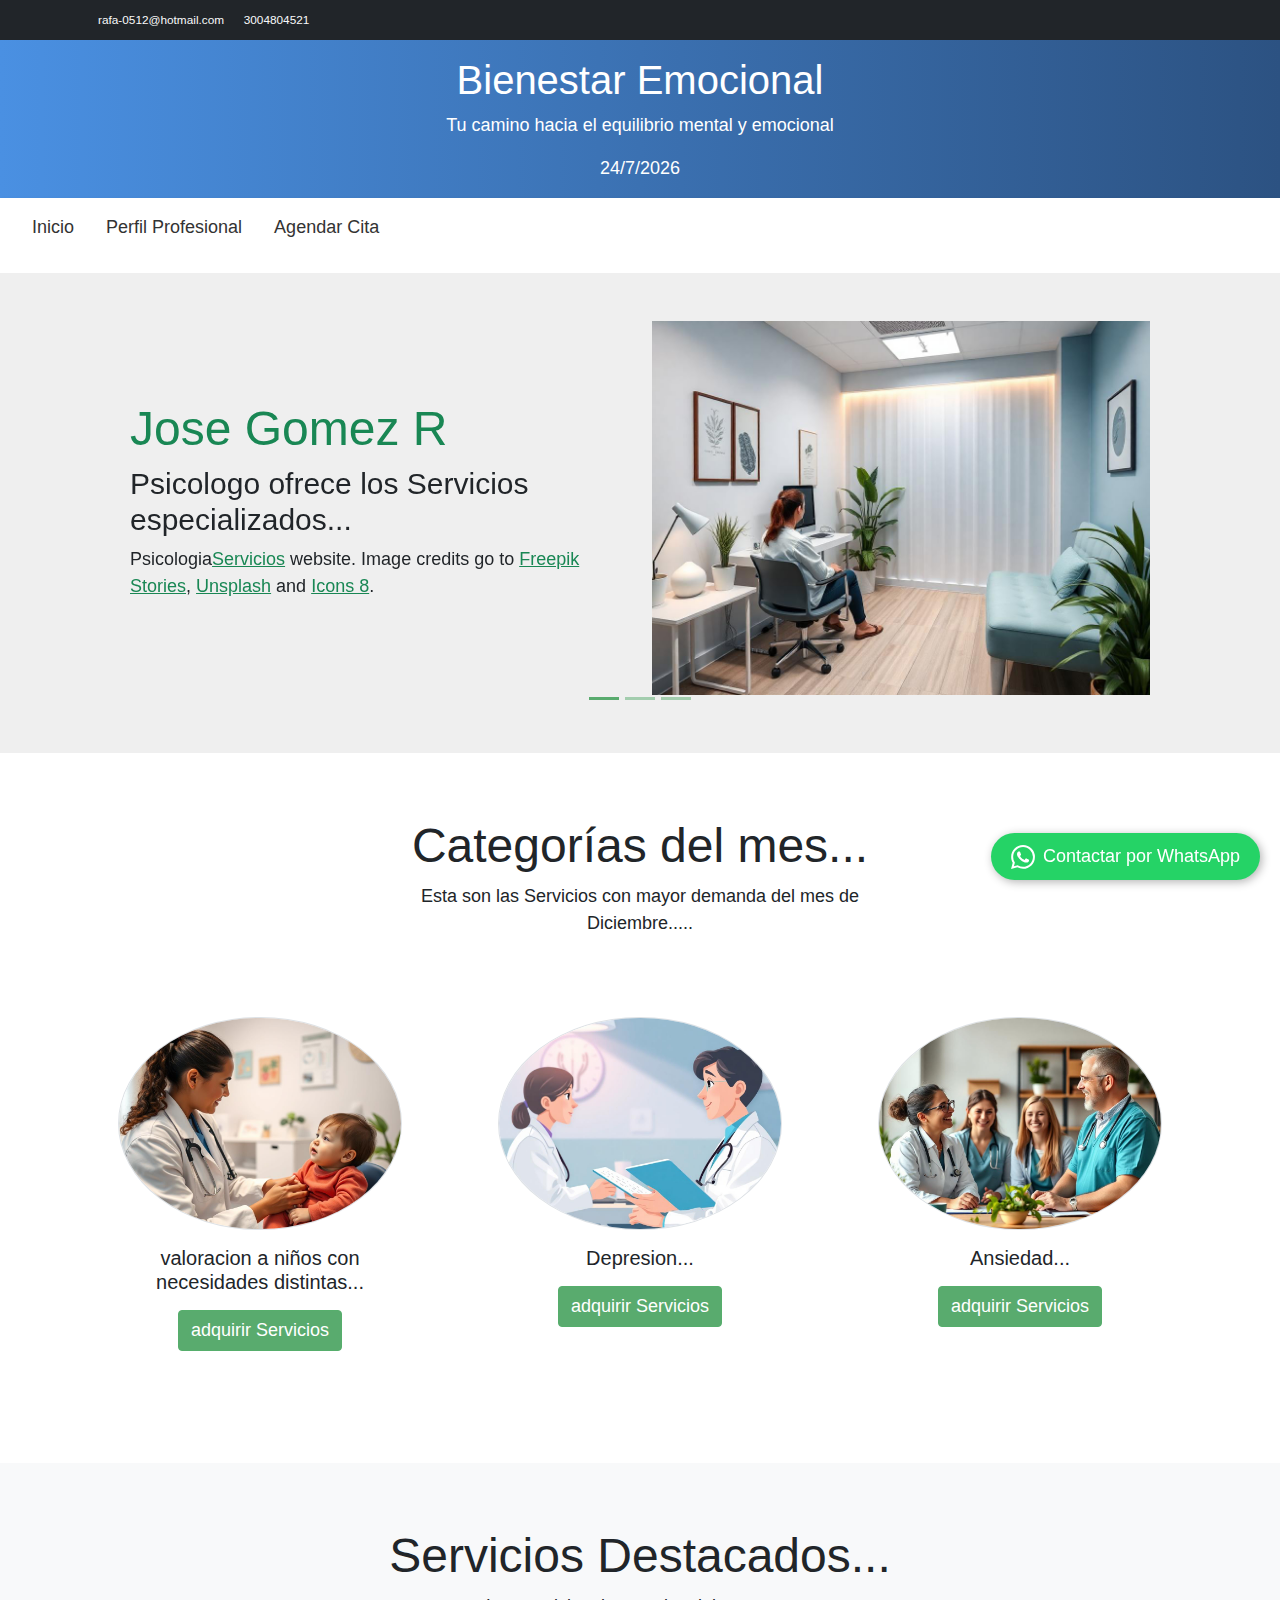
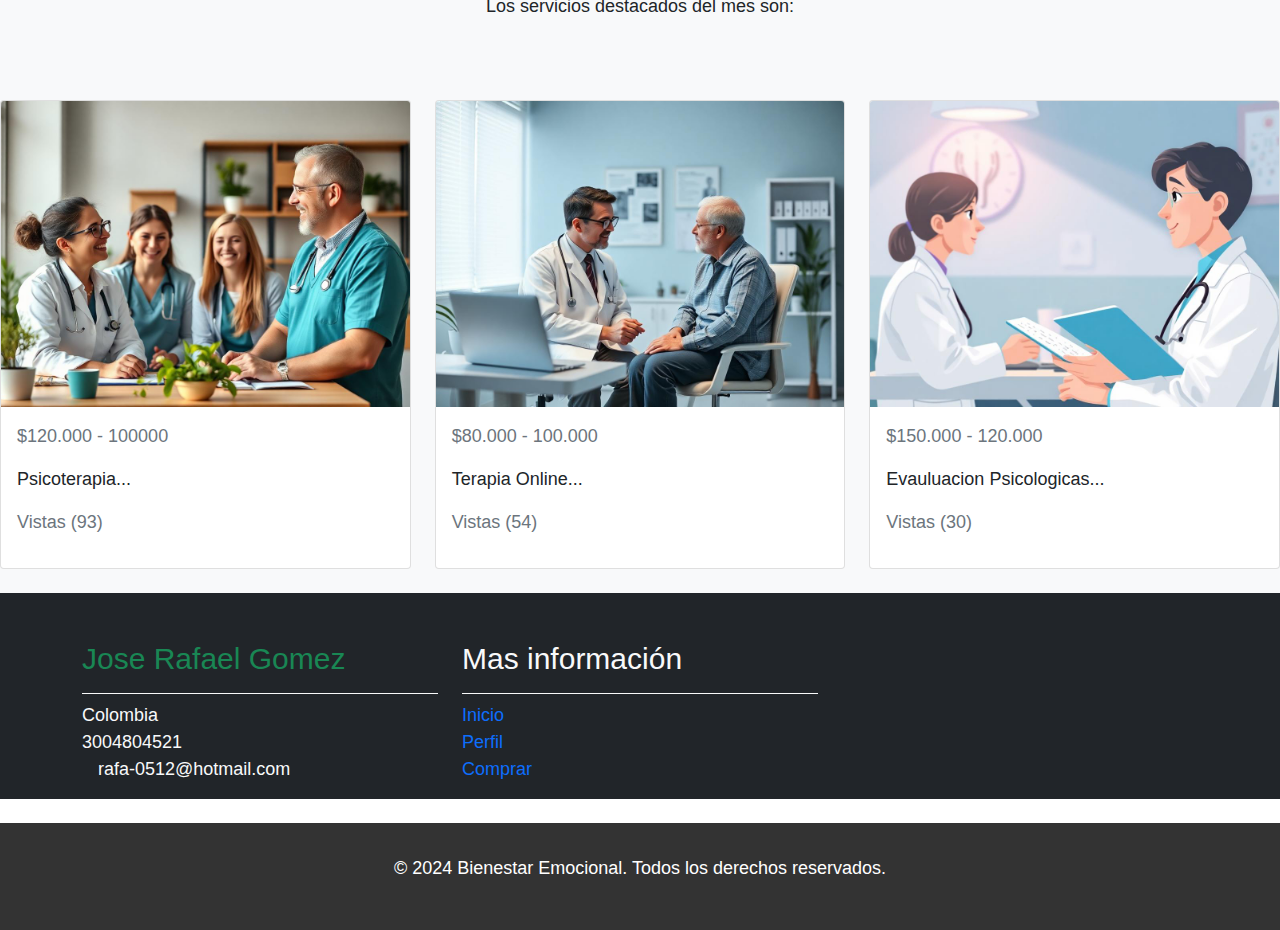
<file: index.html>
<!DOCTYPE html>
<html lang="es">
<head>
    <meta charset="UTF-8">
    <meta name="viewport" content="width=device-width, initial-scale=1.0">
    <title>Bienestar Emocional | Servicios Profesionales</title>
    <link rel="stylesheet" href="CSS/styles.css">
    <!---este se colococo para que se vea en los dispositivos-->
    <link rel="stylesheet" href="CSS/templatemo.css">
    <!--este es para realizar los cambios en el cuerpo de carrusel y darle forma-->
    <link rel="stylesheet" href="CSS/styles3.css">
    <!--para colocarle al carusel las flechitas -->
    <link rel="stylesheet" href="CSS/whatsapp.css">
    
    <link href="https://cdn.jsdelivr.net/npm/bootstrap@5.3.2/dist/css/bootstrap.min.css" rel="stylesheet" integrity="sha384-rbsA2VBKQhggwzxH7pPCaAqO46MgnOM80zW1RWuH61DGLwZJEdK2Kadq2F9CUG65" crossorigin="anonymous">

</head>
<body>
    <!-- inicio encabezado-->
    <nav class="navbar navbar-expand-lg bg-dark navbar-light" id="templatemo_nav_top">
        <div class="container text-light">
            <div class="w-100 d-flex justify-content-between">
                <div>
                    <i class="fa fa-envelope mx-2"></i>
                    <a class="navbar-sm-brand text-light text-decoration-none" href="mailto:rafa-0512@hotmail.com">rafa-0512@hotmail.com</a>
                    <i class="fa fa-phone mx-2"></i>
                    <a class="navbar-sm-brand text-light text-decoration-none" href="cel: +573004804521">3004804521</a>
                </div>
                <div>
                    <a class="text-light" href="https://www.facebook.com/profile.php?id=61569775550638" target="_blank" rel="sponsored"><i class="bi bi-facebook w-100"></i></a>
                    <a class="text-light" href="https://www.instagram.com/" target="_blank"><i class="fab fa-instagram fa-sm fa-fw me-2"></i></a>
                    <a class="text-light" href="https://twitter.com/" target="_blank"><i class="fab fa-twitter fa-sm fa-fw me-2"></i></a>
                </div>
            </div>

        </div>
    </nav>

    <!-- fin encabezado-->
    <header class="header">
        <h1>Bienestar Emocional</h1>
        <p>Tu camino hacia el equilibrio mental y emocional</p>
        <!-- fecha -->
        <script>
            var f = new Date();
            document.write(f.getDate() + "/" + (f.getMonth() +1) + "/" + f.getFullYear());
        </script>
    </header>
    <nav class="nav">
        <ul class="nav-links">
            <li><a href="#inicio">Inicio</a></li>
            <li><a href="perfil.html">Perfil Profesional</a></li>
            <li><a href="Agendas.html">Agendar Cita</a></li>
        </ul>
    </nav>

    <!-- carrusel -->
<div id="template-mo-zay-hero-carousel" class="carousel slide" data-bs-ride="carousel">
    <ol class="carousel-indicators">
        <li data-bs-target="#template-mo-zay-hero-carousel" data-bs-slide-to="0" class="active"></li>
        <li data-bs-target="#template-mo-zay-hero-carousel" data-bs-slide-to="1"></li>
        <li data-bs-target="#template-mo-zay-hero-carousel" data-bs-slide-to="2"></li>
    </ol>
    <div class="carousel-inner">
        <div class="carousel-item active">
            <div class="container">
                <div class="row p-5">
                    <div class="mx-auto col-md-8 col-lg-6 order-lg-last">
                        <img class="img-fluid" src="img/Neurologo.jpeg" alt="">
                    </div>
                    <div class="col-lg-6 mb-0 d-flex align-items-center">
                        <div class="text-align-left align-self-center">
                            <h1 class="h1 text-success"><b>Jose Gomez R</b></h1>
                            <h3 class="h2">Psicologo ofrece los Servicios especializados...</h3>
                            <p>
                                Psicologia<a rel="sponsored" class="text-success" href="perfil.html" target="_blank">Servicios</a> website. 
                                Image credits go to <a rel="sponsored" class="text-success" href="Agendas.html" target="_blank">Freepik Stories</a>,
                                <a rel="sponsored" class="text-success" href="#" target="_blank">Unsplash</a> and
                                <a rel="sponsored" class="text-success" href="#" target="_blank">Icons 8</a>.
                            </p>
                        </div>
                    </div>
                </div>
            </div>
        </div>
        <div class="carousel-item">
            <div class="container">
                <div class="row p-5">
                    <div class="mx-auto col-md-8 col-lg-6 order-lg-last">
                        <img class="img-fluid" src="img/psicologo.jpeg" alt="">
                    </div>
                    <div class="col-lg-6 mb-0 d-flex align-items-center">
                        <div class="text-align-left">
                            <h1 class="h1">Salud Mental</h1>
                            <h3 class="h2">Línea de Serviciose.</h3>
                            <p>
                                
                                <strong></strong> 
                            </p>
                        </div>
                    </div>
                </div>
            </div>
        </div>
        <div class="carousel-item">
            <div class="container">
                <div class="row p-5">
                    <div class="mx-auto col-md-8 col-lg-6 order-lg-last">
                        <img class="img-fluid" src="img/Profecionales 1.jpeg" alt="">
                    </div>
                    <div class="col-lg-6 mb-0 d-flex align-items-center">
                        <div class="text-align-left">
                            <h1 class="h1">Profesionales</h1>
                            <h3 class="h2">Servicios Expecializados. </h3>
                            <p>
                                
                                
                            </p>
                        </div>
                    </div>
                </div>
            </div>
        </div>
    </div>
    <a class="carousel-control-prev text-decoration-none w-auto ps-3" href="#template-mo-zay-hero-carousel" role="button" data-bs-slide="prev">
        <i class="fas fa-chevron-left"></i>
    </a>
    <a class="carousel-control-next text-decoration-none w-auto pe-3" href="#template-mo-zay-hero-carousel" role="button" data-bs-slide="next">
        <i class="fas fa-chevron-right"></i>
    </a>
</div>
<!-- fin carrusel -->
    <section class="container py-5">
        <div class="row text-center pt-3">
            <div class="col-lg-6 m-auto">
                <h1 class="h1">Categorías del mes...</h1>
                <p>
                    Esta son las Servicios con mayor demanda del mes de Diciembre.....
                </p>
            </div>
        </div>
        <div class="row">
            <div class="col-12 col-md-4 p-5 mt-3">
                <a href="#"><img src="img/pedriatra.jpeg" class="rounded-circle img-fluid border"> </a>
                <h5 class="text-center mt-3 mb-3">valoracion a niños con necesidades distintas...</h5>
                <p class="text-center"><a class="btn btn-success" href="Agendas.html">adquirir Servicios</a></p>
            </div>
        
            <div class="col-12 col-md-4 p-5 mt-3">
                <a href="#"><img src="img/psicologo.jpeg" class="rounded-circle img-fluid border"> </a>
                <h5 class="text-center mt-3 mb-3">Depresion...</h5>
                <p class="text-center"><a class="btn btn-success" href="Agendas.html">adquirir Servicios</a></p>
            </div>
        
            <div class="col-12 col-md-4 p-5 mt-3">
                <a href="#"><img src="img/psiquiatra (2).jpeg" class="rounded-circle img-fluid border"> </a>
                <h5 class="text-center mt-3 mb-3">Ansiedad...</h5>
                <p class="text-center"><a class="btn btn-success" href="Agendas.html">adquirir Servicios</a></p>
            </div>
        </div>
<!--nuevo codigo-->
    </section>
        <section class="bg-light">
            <div class="container py-5">
                <div class="row text-center py-3">
                    <div class="col-lg-6 m-auto">
                        <h1 class="h1">Servicios Destacados...</h1>
                        <p>
                            Los servicios destacados del mes son:
                        </p>
                    </div>
                </div>
            </div>
            <div class="row">
                <div class="col-12 col-md-4 mb-4">
                    <div class="card h-100">
                        <a href="#">
                            <img src="img/psiquiatra (2).jpeg" class="card-img-top">
                        </a>
                        <div class="card-body">
                            <ul class="list-unstyled d-flex justify-content-between">
                                <li class="text-muted text-right">$120.000 - 100000</li>
                            </ul>
                            <p>
                                Psicoterapia...
                            </p>
                            <p class="text-muted">Vistas (93)</p>
                        </div>

                    </div>
                </div>
                <div class="col-12 col-md-4 mb-4">
                    <div class="card h-100">
                        <a href="#">
                            <img src="img/medico.jpeg" class="card-img-top">
                        </a>
                        <div class="card-body">
                            <ul class="list-unstyled d-flex justify-content-between">
                                <li class="text-muted text-right">$80.000 - 100.000</li>
                            </ul>
                            <p>
                                Terapia Online...
                            </p>
                            <p class="text-muted">Vistas (54)</p>
                        </div>
                    </div>
                </div>
                <div class="col-12 col-md-4 mb-4">
                    <div class="card h-100">
                        <a href="#">
                            <img src="img/psicologo.jpeg" class="card-img-top">
                        </a>
                        <div class="card-body">
                            <ul class="list-unstyled d-flex justify-content-between">
                                <li class="text-muted text-right">$150.000 - 120.000</li>
                            </ul>
                            <p>
                                Evauluacion Psicologicas...
                            </p>
                            <p class="text-muted">Vistas (30)</p>
                        </div>

                    </div>
                </div>
            </div>
        
        </section>
        <!-- inicio de pie-->
        <footer class="bg-dark" id="templatemo_footer">
            <div class="container">
                <div class="row">
                    <div class="col-md-4 pt-5">
                        <h2 class="h2 text-success border-bottom pb-3 border-light log">Jose Rafael Gomez</h2>
                        <ul class="list-unstyled text-light footer-link-list">
                            <li>
                                <i class="fas fa-map-market-alt fa-fw"></i>
                                Colombia
                            </li>
                            <li>
                                <i class="fa fa-phone fa-fw"></i>
                                <a class="navbar-sm-brand text-light text-decoration-none" href="cel: +57-300-480-4521">3004804521</a>
                            </li>
                            <li>
                                <i class="fa fa-envelope mx-2"></i>
                        <a class="navbar-sm-brand text-light text-decoration-none" href="mailto:coysi2024@gmail.com">rafa-0512@hotmail.com</a>
                            </li>
                        </ul>
                    </div>
                    <div class="col-md-4 pt-5">
                        <h2 class="h2 text-light border-bottom pb-3 border-light">Mas información</h2>
                        <ul class="list-unstyled text-light footer-link-list">
                            <li><a class="text-decoration-none" href="index.html">Inicio</a></li>
                            <li><a class="text-decoration-none" href="perfil.html">Perfil</a></li>
                            <li><a class="text-decoration-none" href="Agendas.html">Comprar</a></li>
                        </ul>
                    </div>
                </div>
            </div>
    
            <div class="row text-light mb-4">
            </div>
        </footer>
        <!--fin de pie-->

    <footer class="footer">
        <p>&copy; 2024 Bienestar Emocional. Todos los derechos reservados.</p>
    </footer>
    <!--javascript-->
    <script src="JS/script.js"></script>
    <script src="JS/bootstrap.bundle.min.js"></script>
    <!-- Botón flotante de WhatsApp -->
    <a href="https://wa.me/+573004804521" class="whatsapp-float" target="_blank">
        <svg class="whatsapp-icon" viewBox="0 0 24 24" fill="white">
            <path d="M17.472 14.382c-.297-.149-1.758-.867-2.03-.967-.273-.099-.471-.148-.67.15-.197.297-.767.966-.94 1.164-.173.199-.347.223-.644.075-.297-.15-1.255-.463-2.39-1.475-.883-.788-1.48-1.761-1.653-2.059-.173-.297-.018-.458.13-.606.134-.133.298-.347.446-.52.149-.174.198-.298.298-.497.099-.198.05-.371-.025-.52-.075-.149-.669-1.612-.916-2.207-.242-.579-.487-.5-.669-.51-.173-.008-.371-.01-.57-.01-.198 0-.52.074-.792.372-.272.297-1.04 1.016-1.04 2.479 0 1.462 1.065 2.875 1.213 3.074.149.198 2.096 3.2 5.077 4.487.709.306 1.262.489 1.694.625.712.227 1.36.195 1.871.118.571-.085 1.758-.719 2.006-1.413.248-.694.248-1.289.173-1.413-.074-.124-.272-.198-.57-.347m-5.421 7.403h-.004a9.87 9.87 0 01-5.031-1.378l-.361-.214-3.741.982.998-3.648-.235-.374a9.86 9.86 0 01-1.51-5.26c.001-5.45 4.436-9.884 9.888-9.884 2.64 0 5.122 1.03 6.988 2.898a9.825 9.825 0 012.893 6.994c-.003 5.45-4.437 9.884-9.885 9.884m8.413-18.297A11.815 11.815 0 0012.05 0C5.495 0 .16 5.335.157 11.892c0 2.096.547 4.142 1.588 5.945L.057 24l6.305-1.654a11.882 11.882 0 005.683 1.448h.005c6.554 0 11.89-5.335 11.893-11.893a11.821 11.821 0 00-3.48-8.413Z"/>
        </svg>
        Contactar por WhatsApp
    </a>
</body>
</html>
</file>
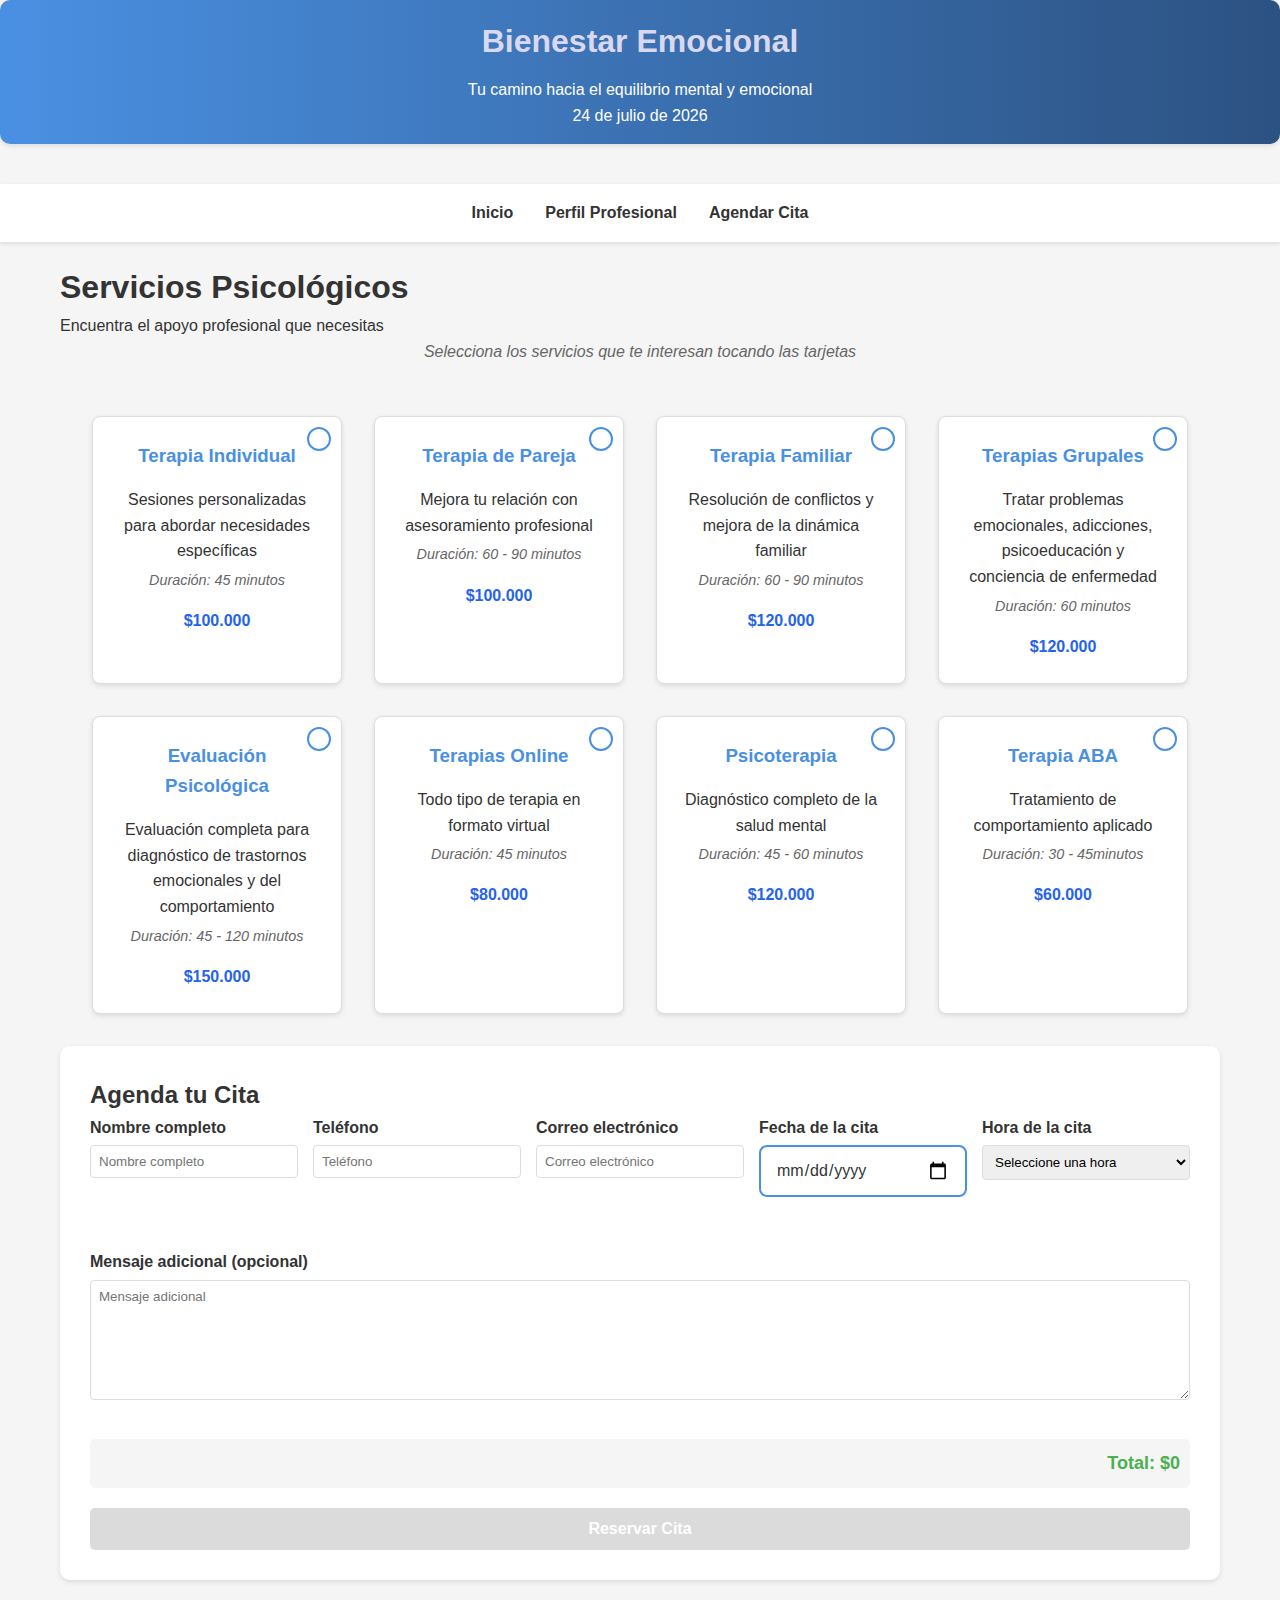
<file: Agendas.html>
<!DOCTYPE html>
<html lang="es">
<head>
    <meta charset="UTF-8">
    <meta name="viewport" content="width=device-width, initial-scale=1.0, maximum-scale=1.0, user-scalable=no">
    <title>Servicios Psicológicos</title>
    <link rel="stylesheet" href="CSS/styles2.css">
    <link rel="stylesheet" href="CSS/styles.css">
</head>
<body>
    <header class="header">
        <h1>Bienestar Emocional</h1>
        <p>Tu camino hacia el equilibrio mental y emocional</p>
        <!-- fecha con formato correcto -->
        <div id="current-date"></div>
    </header>
    <nav class="nav">
        <ul class="nav-links">
            <li><a href="index.html">Inicio</a></li>
            <li><a href="perfil.html">Perfil Profesional</a></li>
            <li><a href="Agendas.html">Agendar Cita</a></li>
        </ul>
    </nav>
    <main>
        <div class="container">
            <header class="inner-header">
                <h1>Servicios Psicológicos</h1>
                <p>Encuentra el apoyo profesional que necesitas</p>
                <p class="instructions">Selecciona los servicios que te interesan tocando las tarjetas</p>
            </header>
            <div class="services-grid">
                <div class="service-card" data-id="1" data-price="100000" data-duration="60">
                    <h3>Terapia Individual</h3>
                    <p>Sesiones personalizadas para abordar necesidades específicas</p>
                    <p class="service-duration">Duración: 45 minutos</p>
                    <span class="price">$100.000</span>
                </div>
                <div class="service-card" data-id="2" data-price="100000" data-duration="90">
                    <h3>Terapia de Pareja</h3>
                    <p>Mejora tu relación con asesoramiento profesional</p>
                    <p class="service-duration">Duración: 60 - 90 minutos</p>
                    <span class="price">$100.000</span>
                </div>
                <div class="service-card" data-id="3" data-price="120000" data-duration="90">
                    <h3>Terapia Familiar</h3>
                    <p>Resolución de conflictos y mejora de la dinámica familiar</p>
                    <p class="service-duration">Duración: 60 - 90 minutos</p>
                    <span class="price">$120.000</span>
                </div>
                <div class="service-card" data-id="4" data-price="120000" data-duration="60">
                    <h3>Terapias Grupales</h3>
                    <p>Tratar problemas emocionales, adicciones, psicoeducación y conciencia de enfermedad</p>
                    <p class="service-duration">Duración: 60 minutos</p>
                    <span class="price">$120.000</span>
                </div>
                <div class="service-card" data-id="5" data-price="150000" data-duration="120">
                    <h3>Evaluación Psicológica</h3>
                    <p>Evaluación completa para diagnóstico de trastornos emocionales y del comportamiento</p>
                    <p class="service-duration">Duración: 45 - 120 minutos</p>
                    <span class="price">$150.000</span>
                </div>
                <div class="service-card" data-id="6" data-price="80000" data-duration="60">
                    <h3>Terapias Online</h3>
                    <p>Todo tipo de terapia en formato virtual</p>
                    <p class="service-duration">Duración: 45 minutos</p>
                    <span class="price">$80.000</span>
                </div>
                <div class="service-card" data-id="7" data-price="120000" data-duration="90">
                    <h3>Psicoterapia</h3>
                    <p>Diagnóstico completo de la salud mental</p>
                    <p class="service-duration">Duración: 45 - 60 minutos</p>
                    <span class="price">$120.000</span>
                </div>
                <div class="service-card" data-id="8" data-price="60000" data-duration="60">
                    <h3>Terapia ABA</h3>
                    <p>Tratamiento de comportamiento aplicado</p>
                    <p class="service-duration">Duración: 30 - 45minutos</p>
                    <span class="price">$60.000</span>
                </div>
            </div>
            <div class="booking-form">
                <h2>Agenda tu Cita</h2>
                <div id="selected-services-summary" class="summary-container"></div>
                <form id="appointmentForm">
                    <div class="form-grid">
                        <div class="form-group">
                            <label for="name">Nombre completo</label>
                            <input type="text" id="name" placeholder="Nombre completo" required>
                        </div>
                        <div class="form-group">
                            <label for="phone">Teléfono</label>
                            <input type="tel" id="phone" placeholder="Teléfono" required>
                        </div>
                        <div class="form-group">
                            <label for="email">Correo electrónico</label>
                            <input type="email" id="email" placeholder="Correo electrónico" required>
                        </div>
                        <div class="form-group">
                            <label for="date">Fecha de la cita</label>
                            <input type="date" id="date" placeholder="Selecciona fecha" required>
                        </div>
                        <div class="form-group">
                            <label for="time">Hora de la cita</label>
                            <select id="time" required>
                                <option value="">Seleccione una hora</option>
                                <option value="8:00 AM">8:00 AM</option>
                                <option value="8:45 AM">8:45 AM</option>
                                <option value="9:30 AM">9:30 AM</option>
                                <option value="10:15 AM">10:15 AM</option>
                                <option value="11:00 AM">11:00 AM</option>
                                <option value="1:00 PM">1:00 PM</option>
                                <option value="1:45 PM">1:45 PM</option>
                                <option value="2:30 PM">2:30 PM</option>
                                <option value="3:15 PM">3:15 PM</option>
                                <option value="4:00 PM">4:00 PM</option>
                                <option value="4:45 PM">4:45 PM</option>
                                <option value="5:30 PM">5:30 PM</option>
                            </select>
                        </div>
                    </div>
                    <div class="form-group">
                        <label for="message">Mensaje adicional (opcional)</label>
                        <textarea id="message" placeholder="Mensaje adicional"></textarea>
                    </div>
                    <div class="total-price-container">
                        <div id="total-price">Total: $0</div>
                    </div>
                    <button type="submit" id="submitButton" disabled>Reservar Cita</button>
                </form>
            </div>
        </div>
    </main>
    <div id="confirmationModal" class="modal">
        <div class="modal-content">
            <span class="close-button">&times;</span>
            <h2>¡Gracias por agendar tu cita!</h2>
            <p>Recuerda asistir 15 minutos antes a tu cita.</p>
            <p>Te contactaremos pronto para confirmar los detalles.</p>
            <button onclick="closeModal()">Aceptar</button>
        </div>
    </div>

    <!-- Agregar este script para la fecha -->
    <script>
        document.addEventListener('DOMContentLoaded', function() {
            const options = { year: 'numeric', month: 'long', day: 'numeric' };
            const today = new Date();
            document.getElementById('current-date').textContent = today.toLocaleDateString('es-ES', options);
        });
    </script>
    
    <script src="JS/script2.js"></script>
</body>
</html>
</file>
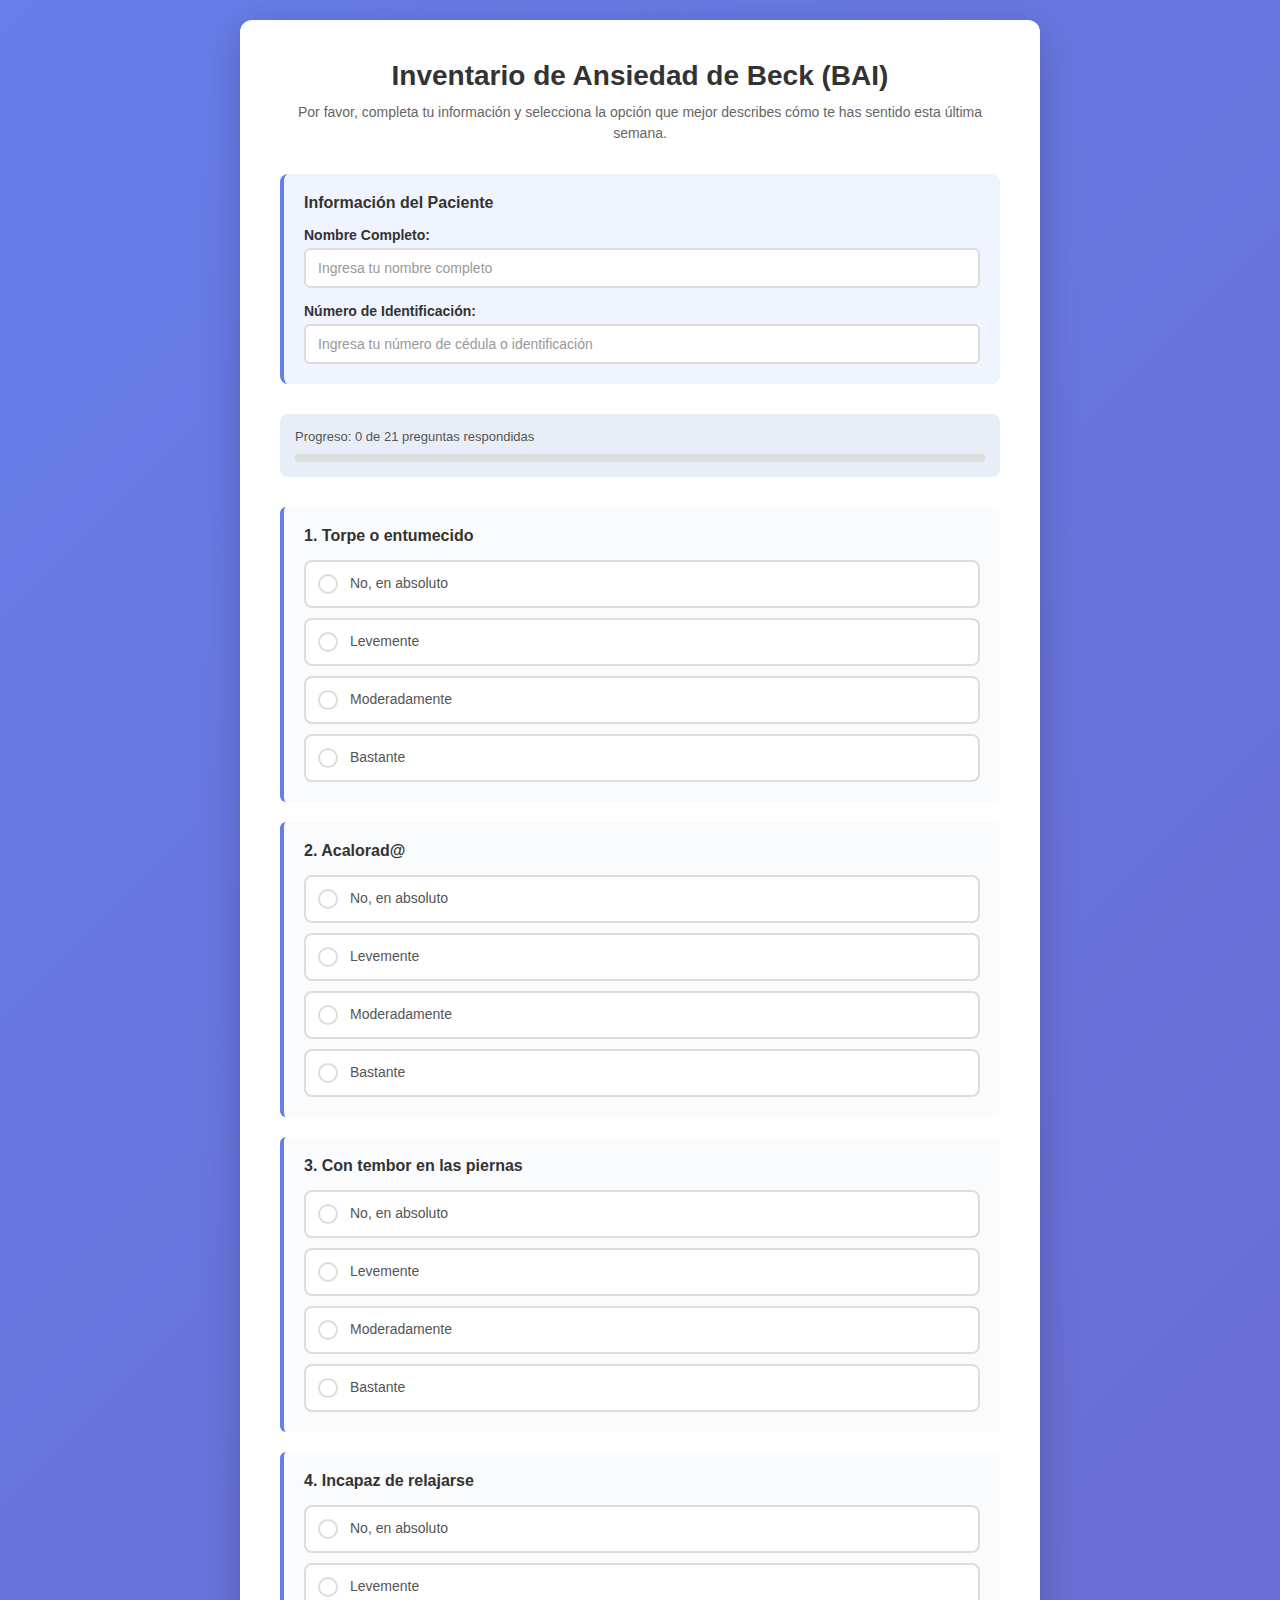
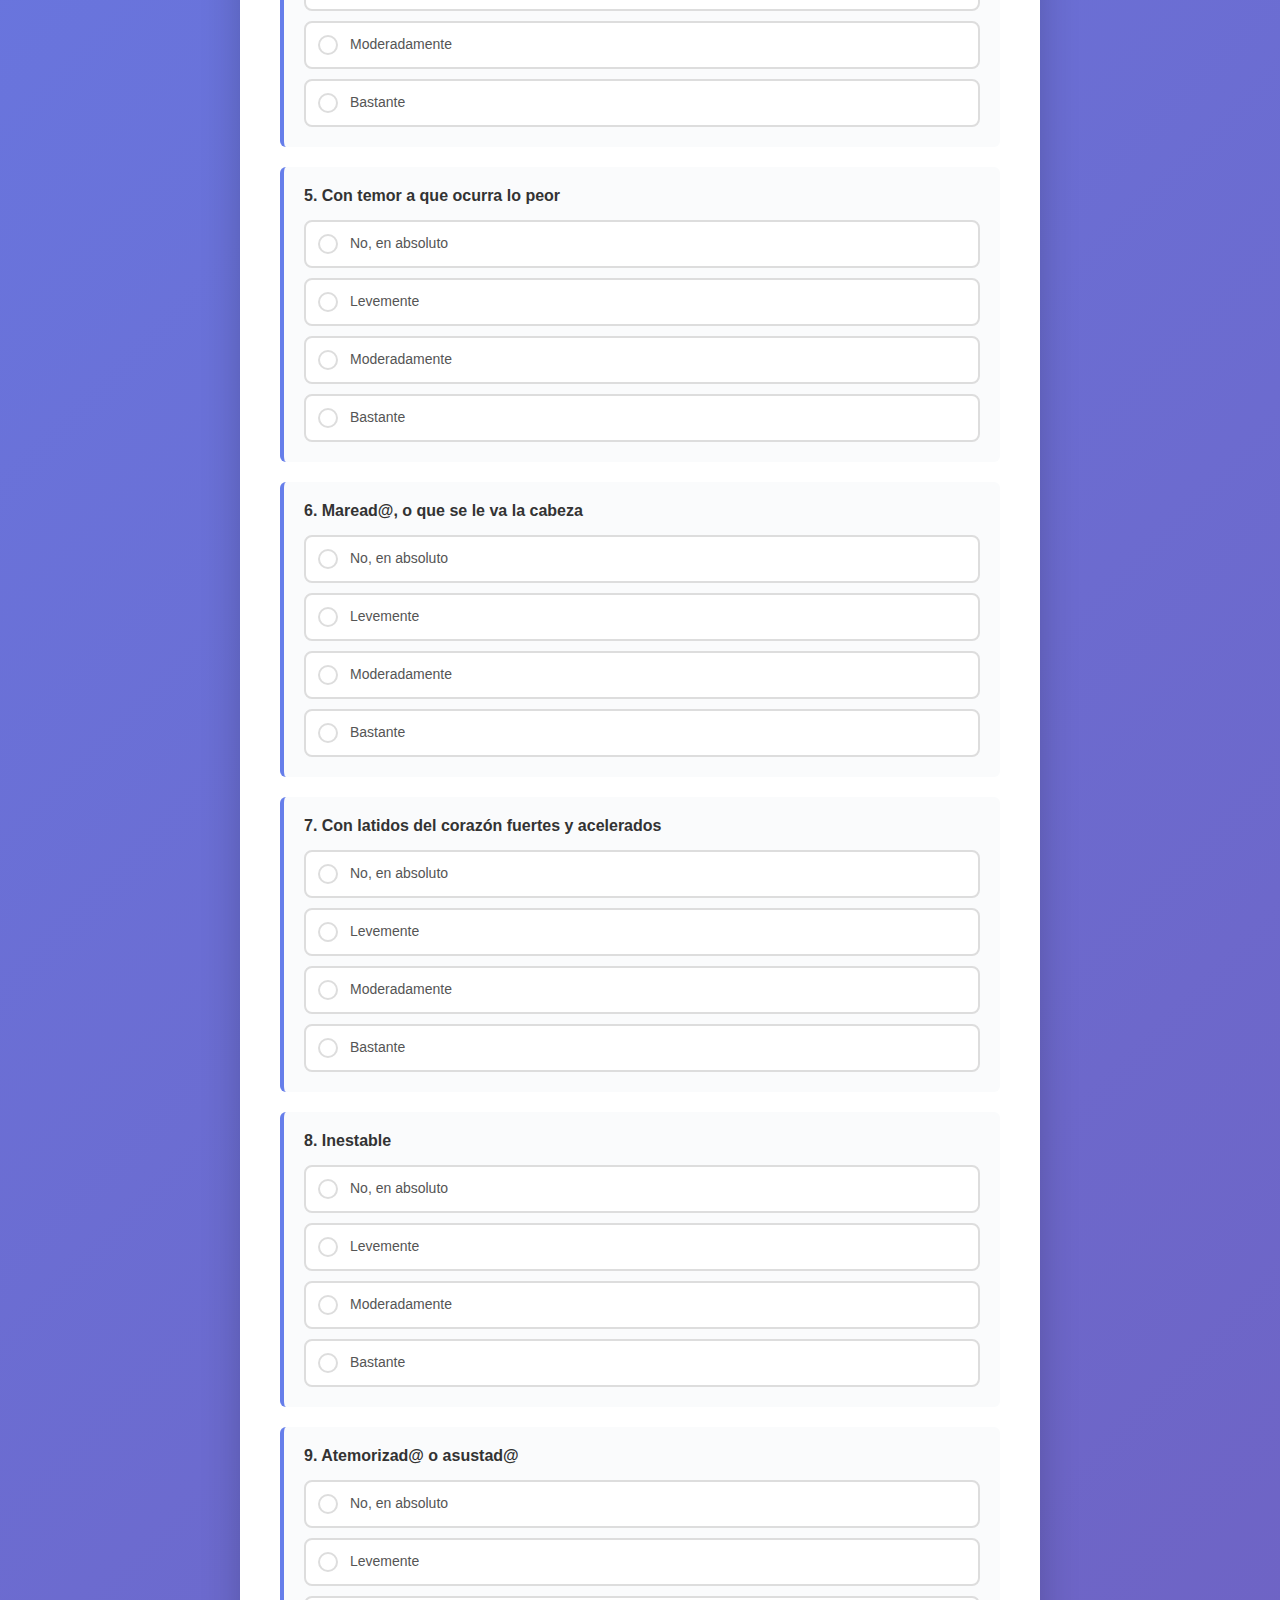
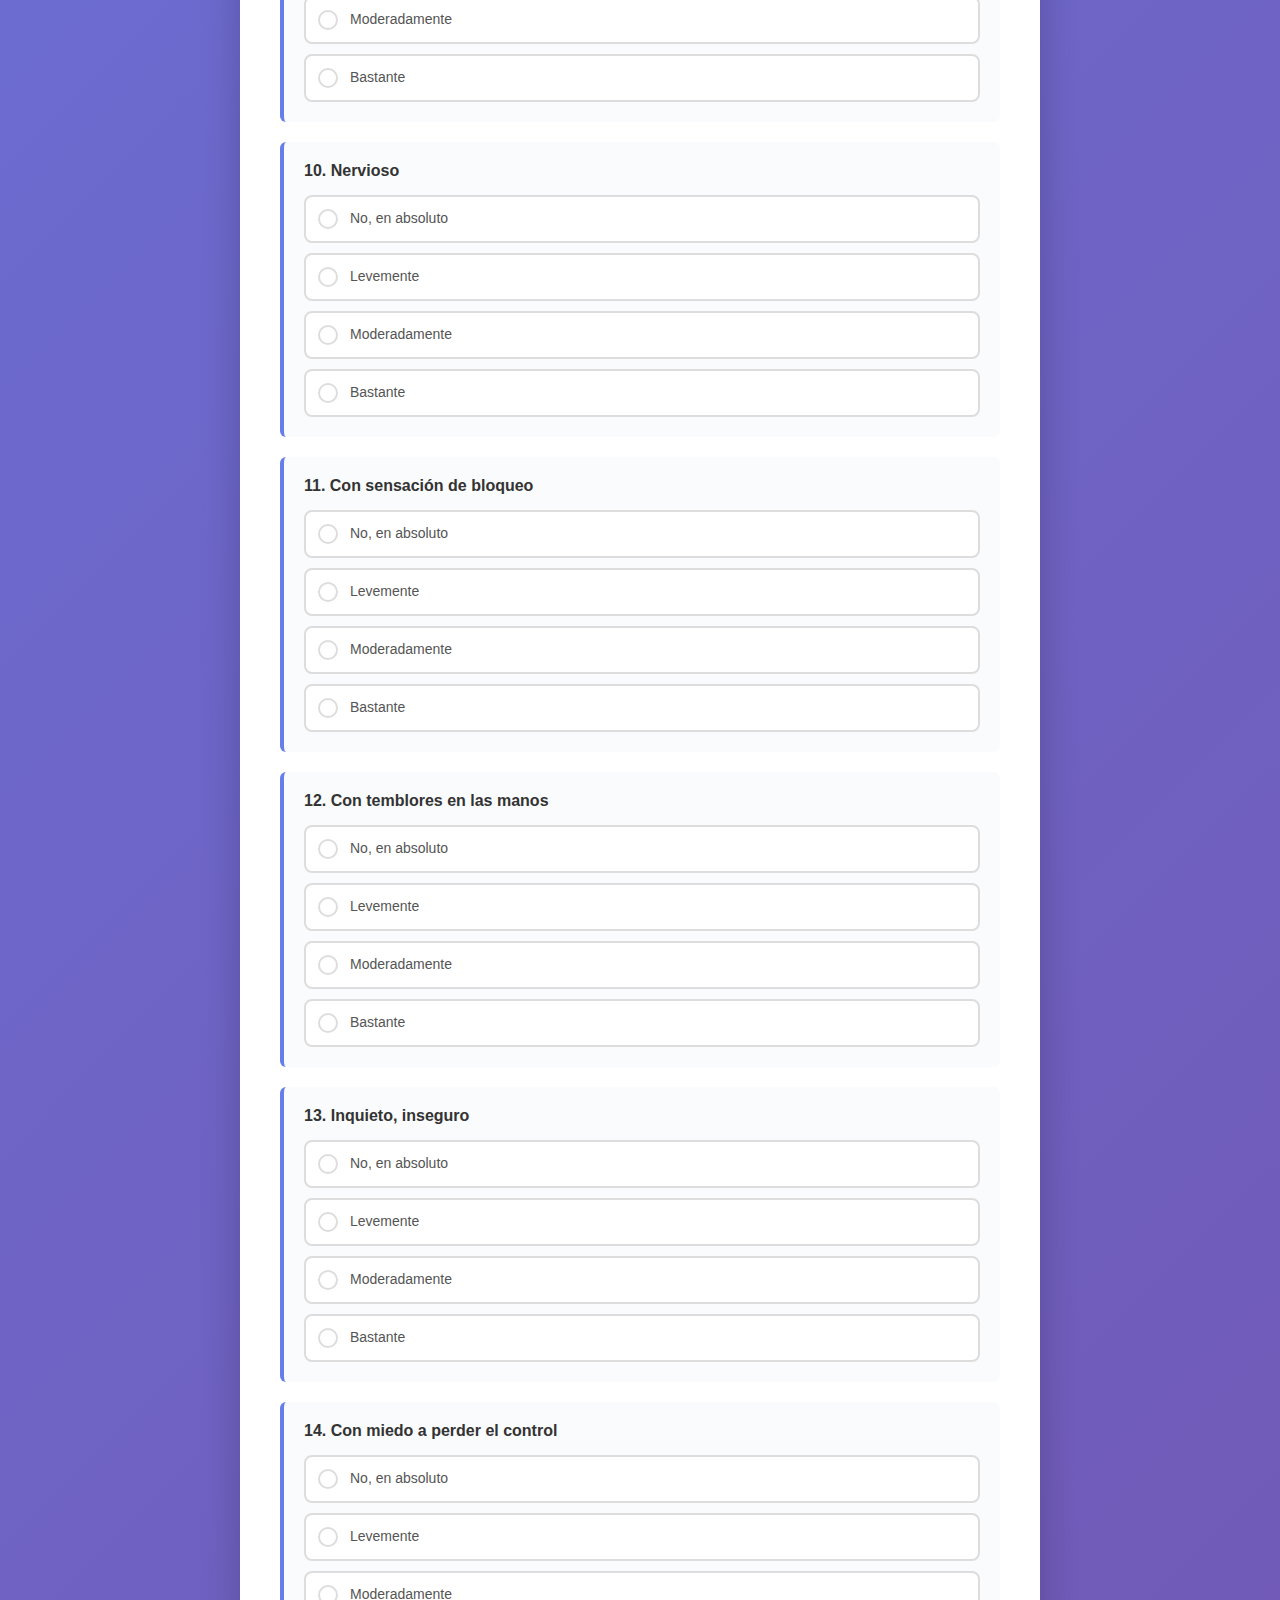
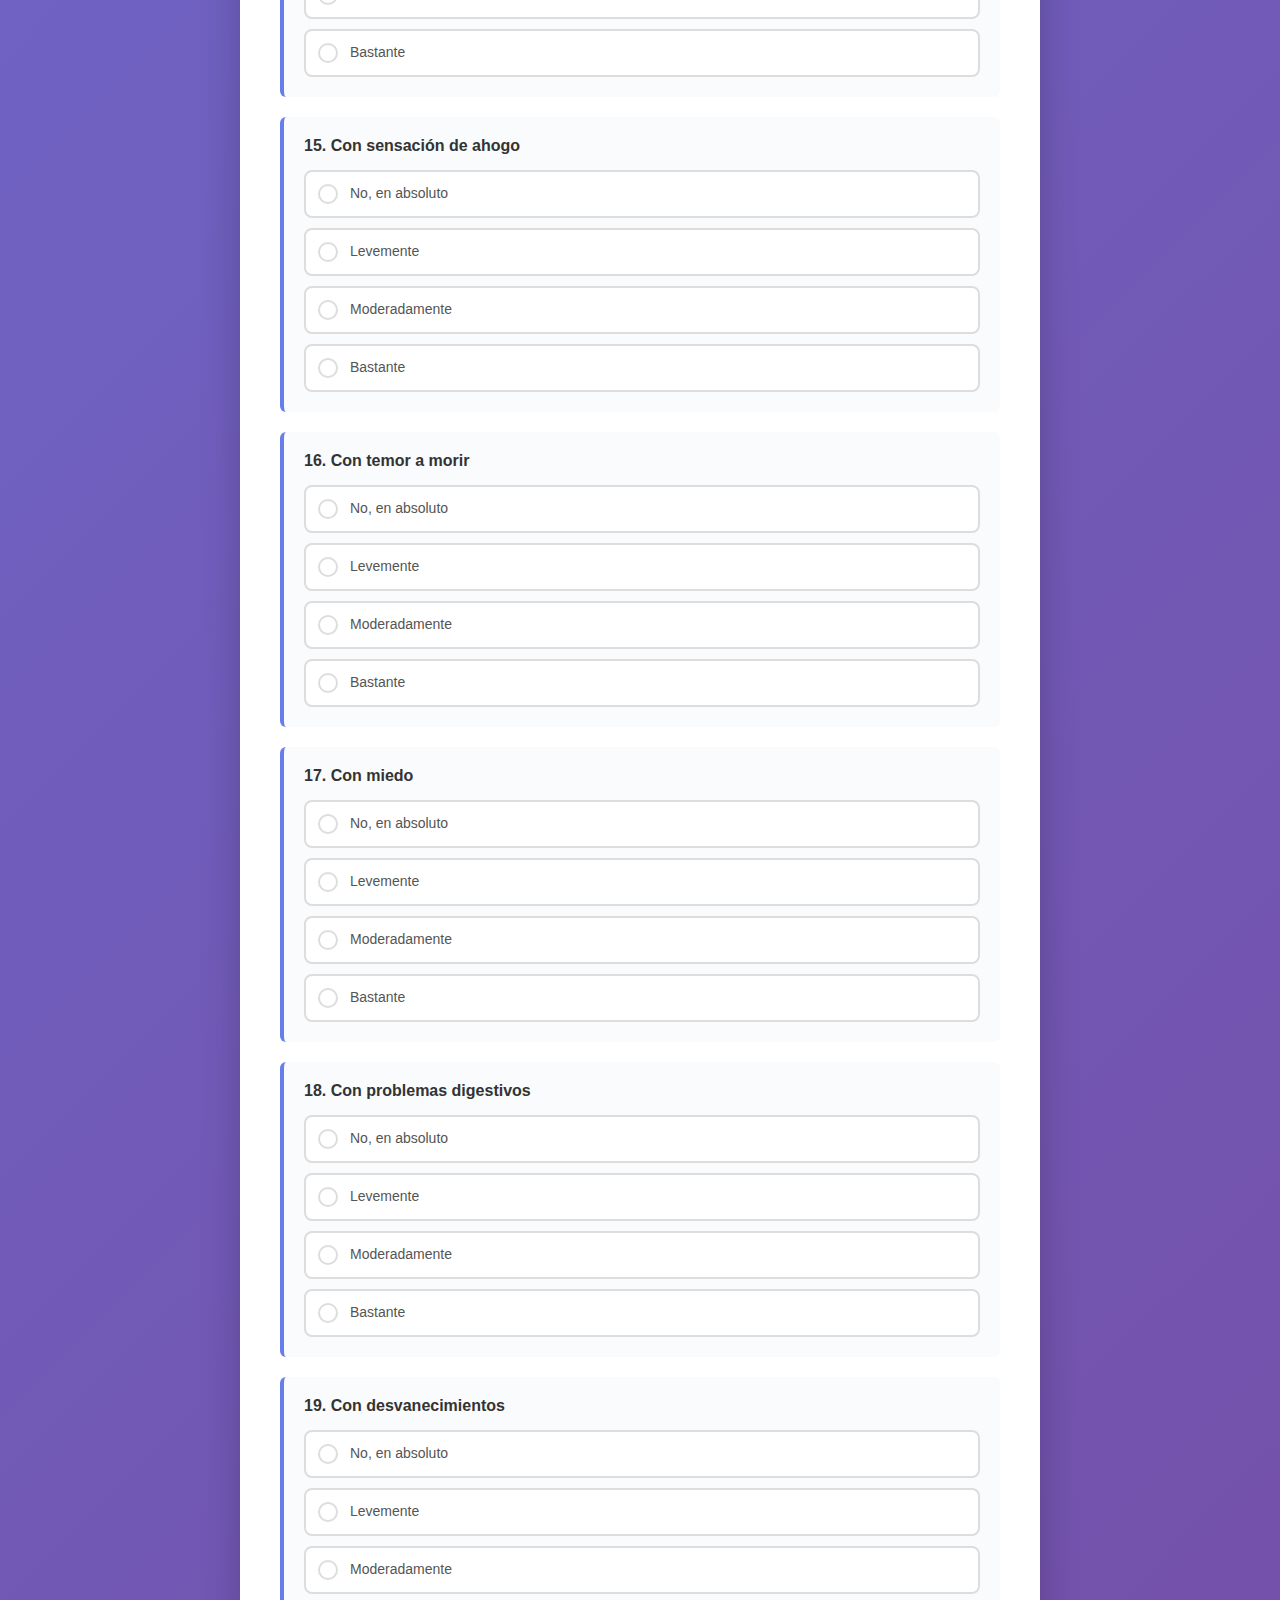
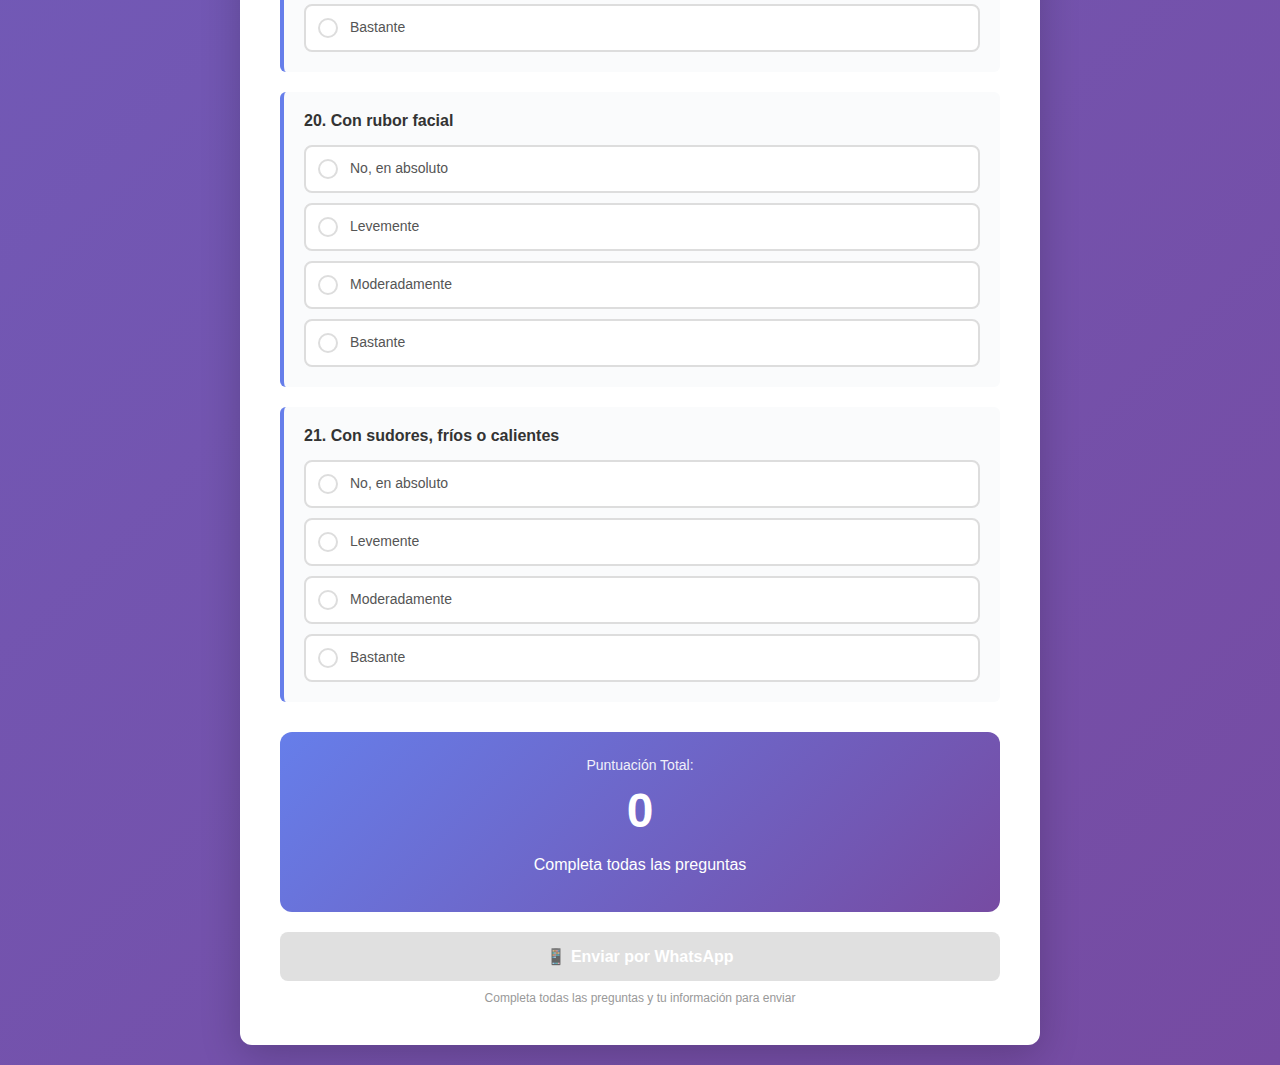
<file: ansiedad.html>
<!DOCTYPE html>
<html lang="es">
<head>
    <meta charset="UTF-8">
    <meta name="viewport" content="width=device-width, initial-scale=1.0">
    <title>Inventario de Ansiedad de Beck (BAI)</title>
    <link rel="stylesheet" href="CSS/beck.css">
</head>
<body>
    <div class="container">
        <div class="card">
            <h1>Inventario de Ansiedad de Beck (BAI)</h1>
            <p class="subtitle">Por favor, completa tu información y selecciona la opción que mejor describes cómo te has sentido esta última semana.</p>
            
            <!-- Sección de datos del paciente -->
            <div class="patient-info-section">
                <h3>Información del Paciente</h3>
                <div class="form-group">
                    <label for="nombre">Nombre Completo:</label>
                    <input type="text" id="nombre" placeholder="Ingresa tu nombre completo" required>
                </div>
                <div class="form-group">
                    <label for="identificacion">Número de Identificación:</label>
                    <input type="text" id="identificacion" placeholder="Ingresa tu número de cédula o identificación" required>
                </div>
            </div>

            <!-- Barra de progreso -->
            <div class="progress-section">
                <p class="progress-text">Progreso: <span id="answered">0</span> de 21 preguntas respondidas</p>
                <div class="progress-bar">
                    <div class="progress-fill" id="progressFill"></div>
                </div>
            </div>

            <!-- Contenedor de preguntas -->
            <div id="questionsContainer" class="questions-container"></div>

            <!-- Resultado -->
            <div class="result-section">
                <div class="result-card">
                    <p class="result-label">Puntuación Total:</p>
                    <p class="result-score" id="totalScore">0</p>
                    <p class="result-interpretation" id="interpretation">Completa todas las preguntas</p>
                    <p class="result-warning" id="warningText" style="display: none;">⚠️ Una puntuación de 21 o más indica que puede necesitar ayuda profesional.</p>
                </div>

                <button id="sendBtn" class="send-button" disabled>
                    📱 Enviar por WhatsApp
                </button>
                <p id="sendMessage" class="send-message">Completa todas las preguntas y tu información para enviar</p>
            </div>
        </div>
    </div>

    <script src="JS/ansiedad.js"></script>
</body>
</html>
</file>
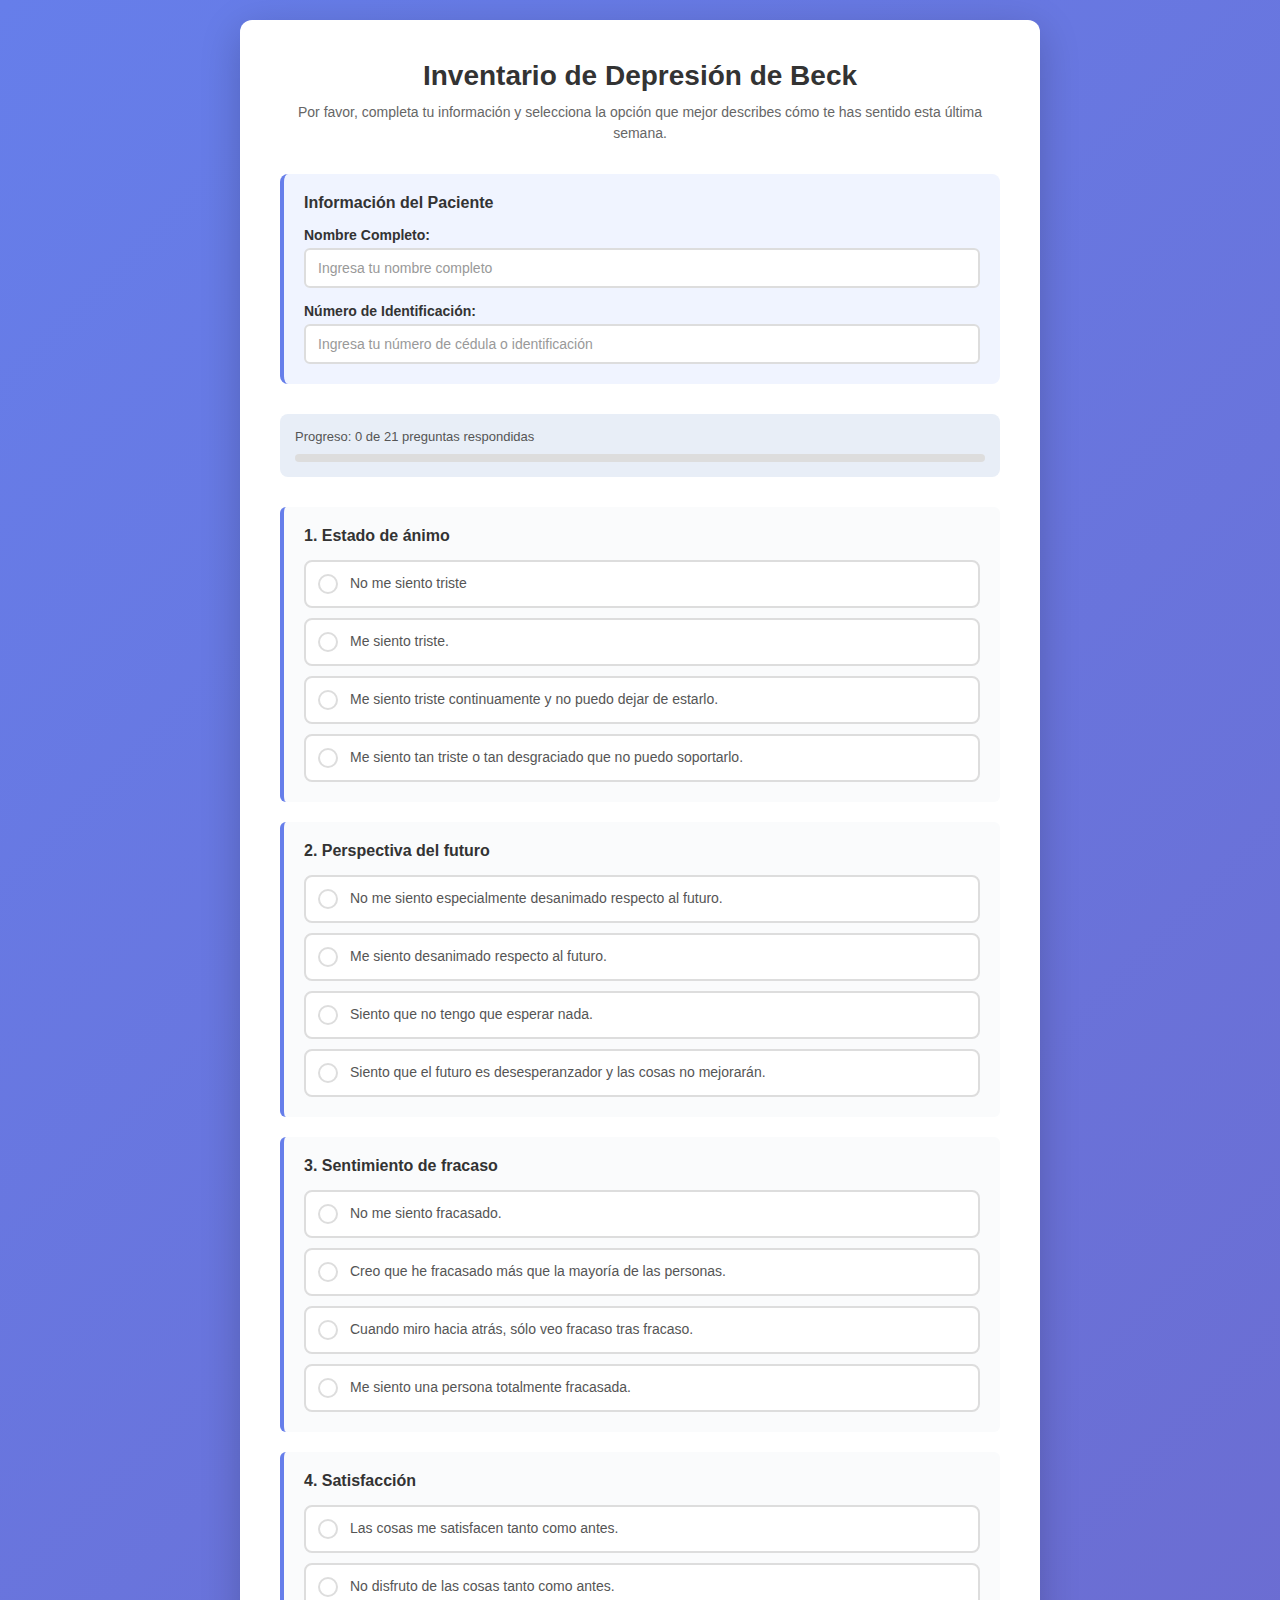
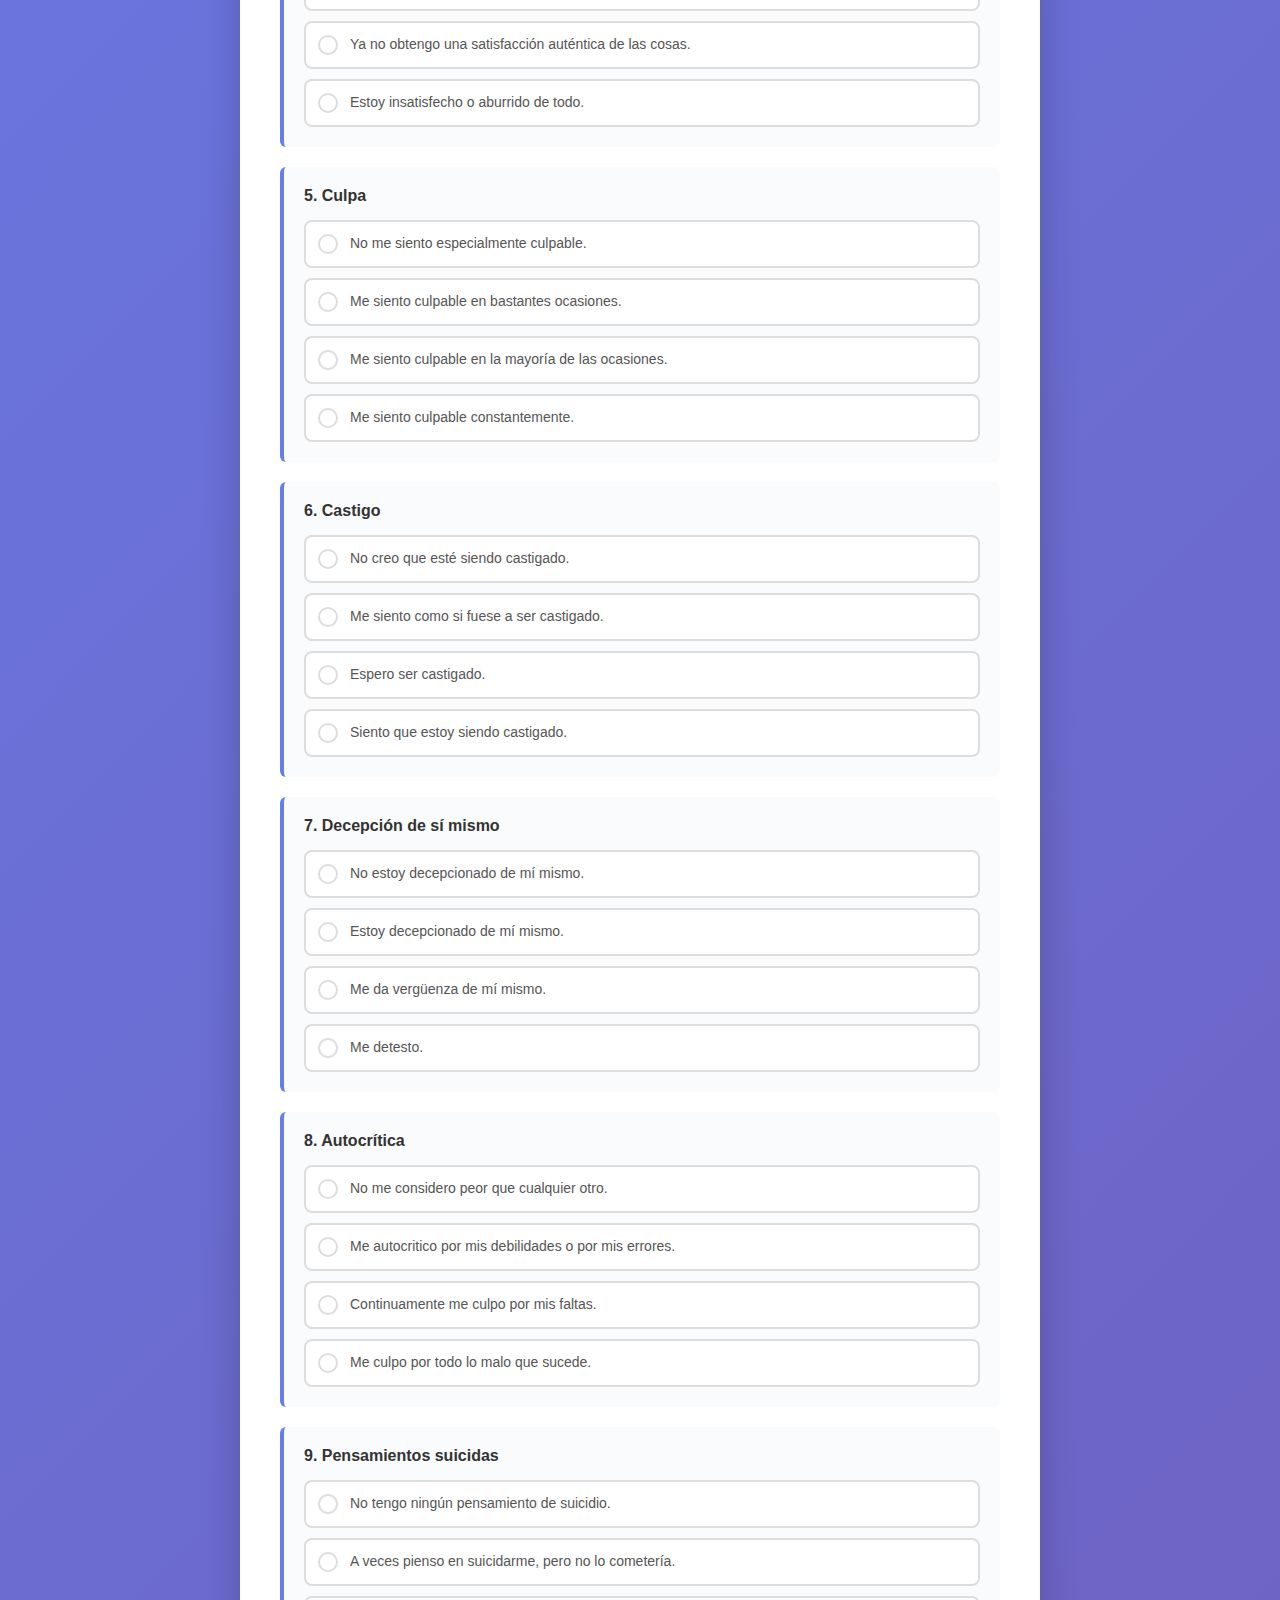
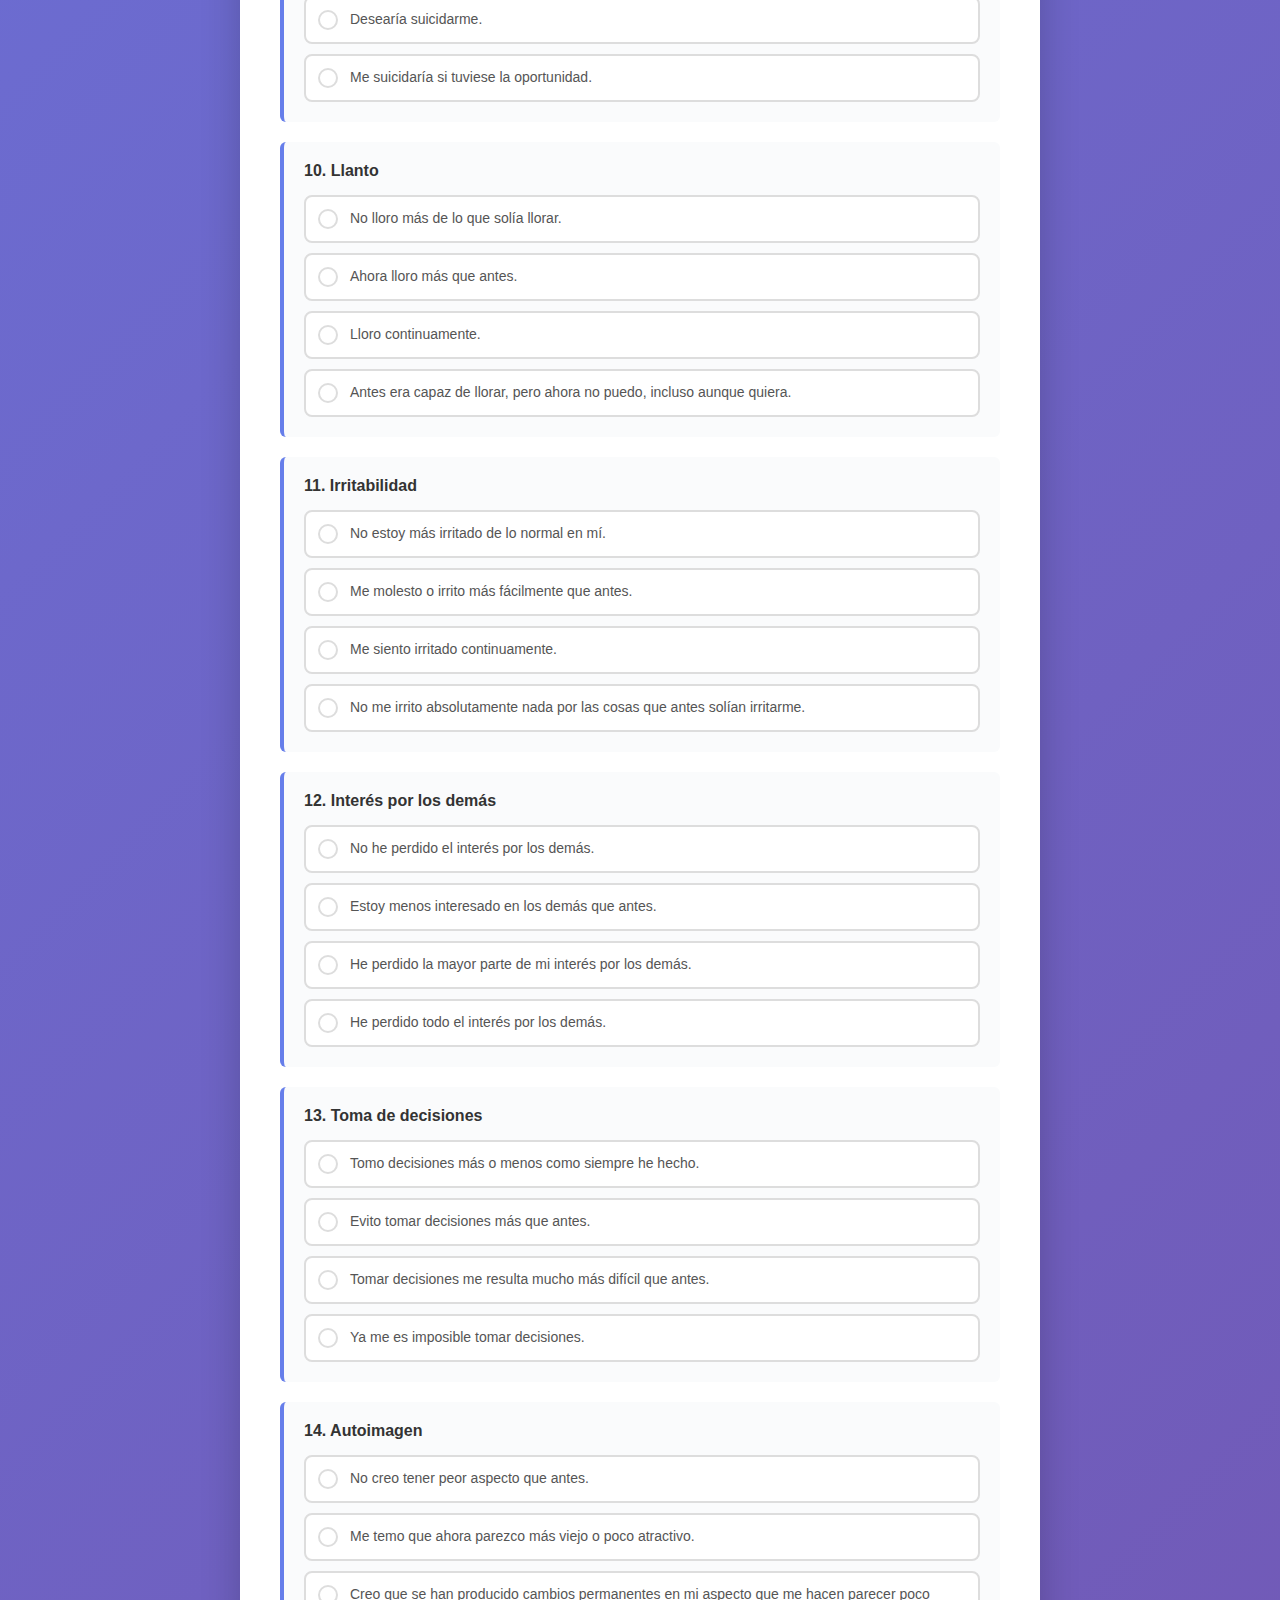
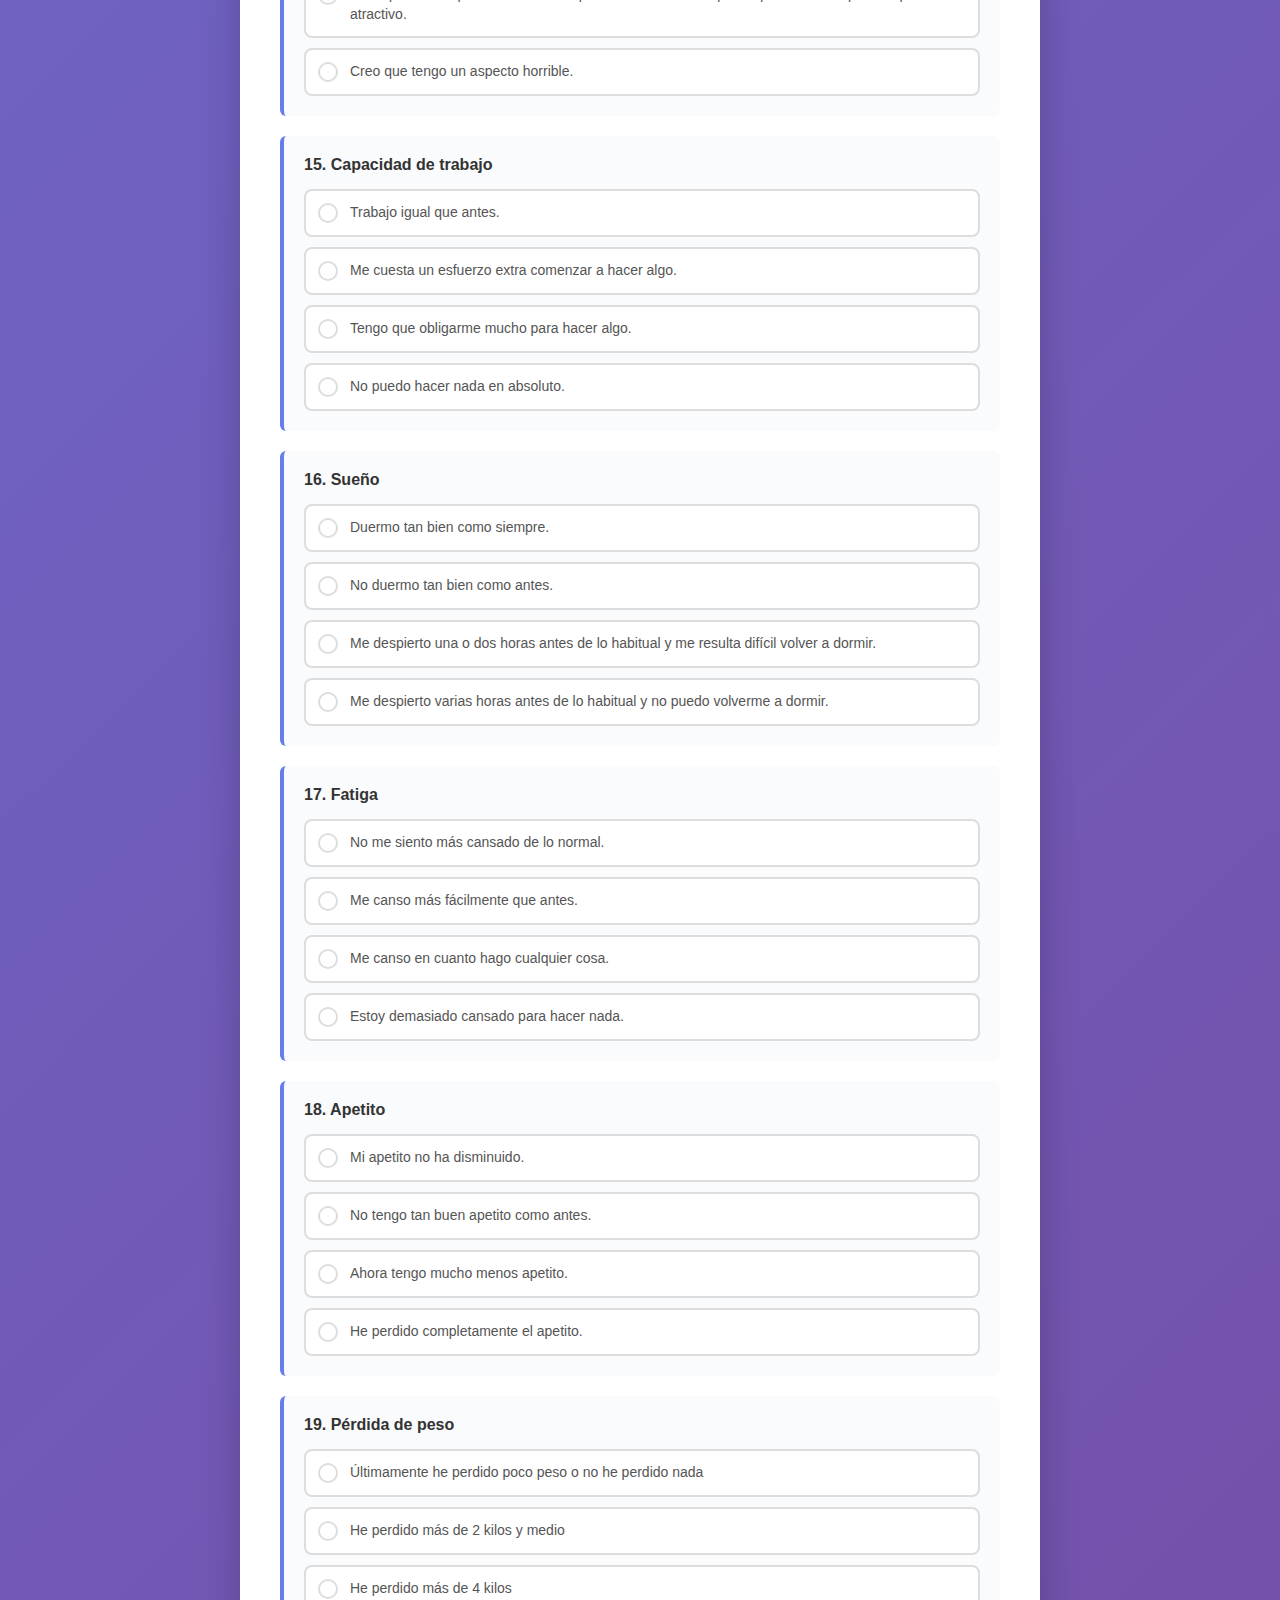
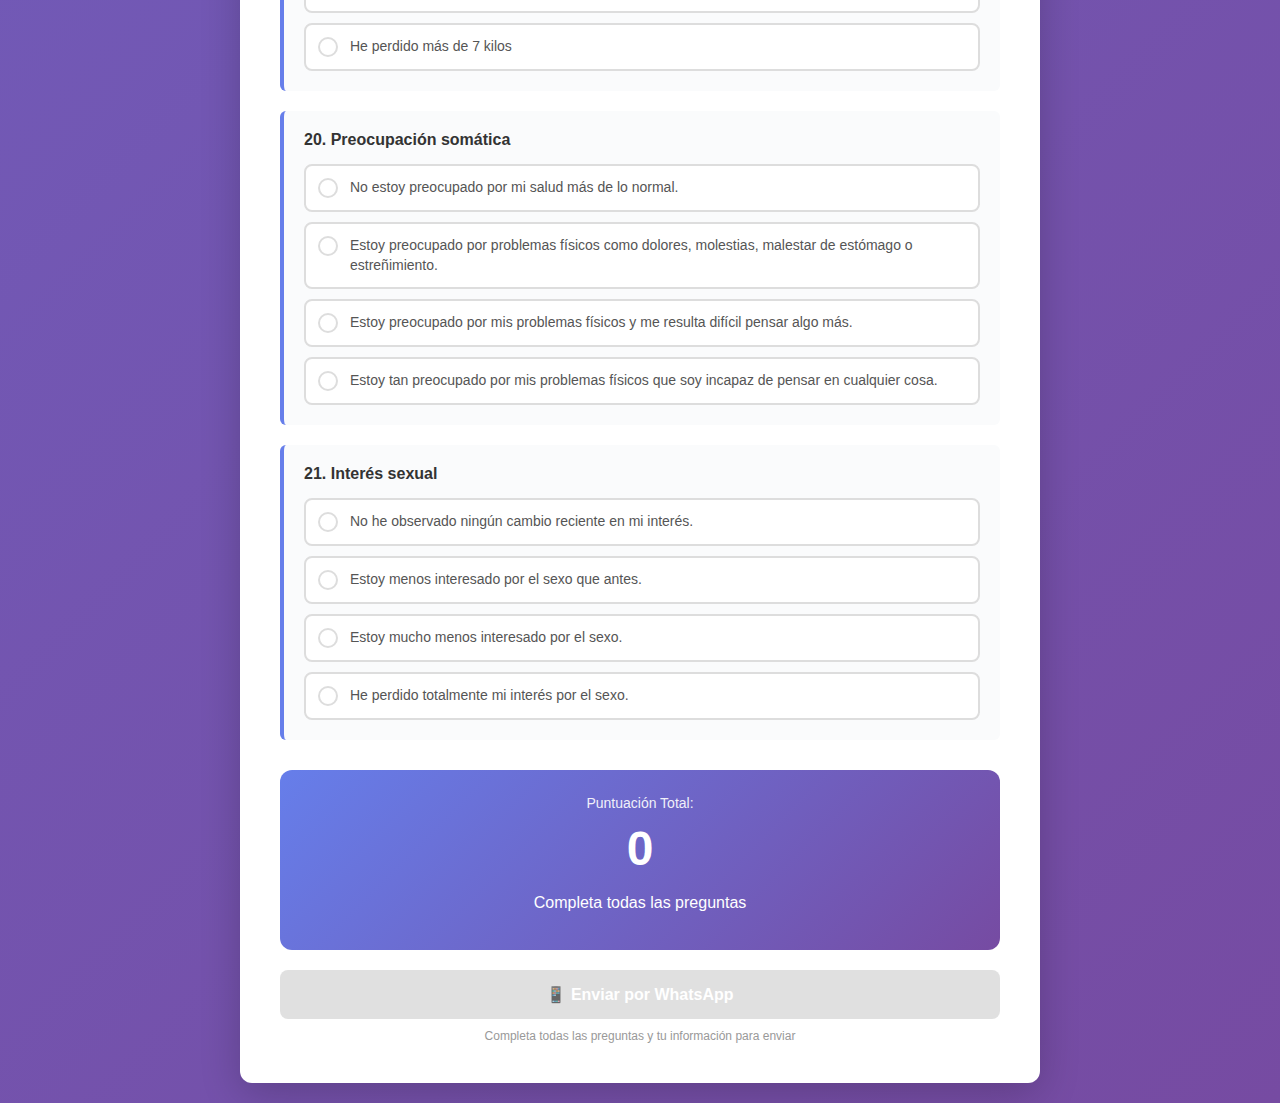
<file: beck.html>
<!DOCTYPE html>
<html lang="es">
<head>
    <meta charset="UTF-8">
    <meta name="viewport" content="width=device-width, initial-scale=1.0">
    <title>Inventario de Depresión de Beck</title>
    <link rel="stylesheet" href="CSS/beck.css">
</head>
<body>
    <div class="container">
        <div class="card">
            <h1>Inventario de Depresión de Beck</h1>
            <p class="subtitle">Por favor, completa tu información y selecciona la opción que mejor describes cómo te has sentido esta última semana.</p>
            
            <!-- Sección de datos del paciente -->
            <div class="patient-info-section">
                <h3>Información del Paciente</h3>
                <div class="form-group">
                    <label for="nombre">Nombre Completo:</label>
                    <input type="text" id="nombre" placeholder="Ingresa tu nombre completo" required>
                </div>
                <div class="form-group">
                    <label for="identificacion">Número de Identificación:</label>
                    <input type="text" id="identificacion" placeholder="Ingresa tu número de cédula o identificación" required>
                </div>
            </div>

            <!-- Barra de progreso -->
            <div class="progress-section">
                <p class="progress-text">Progreso: <span id="answered">0</span> de 21 preguntas respondidas</p>
                <div class="progress-bar">
                    <div class="progress-fill" id="progressFill"></div>
                </div>
            </div>

            <!-- Contenedor de preguntas -->
            <div id="questionsContainer" class="questions-container"></div>

            <!-- Resultado -->
            <div class="result-section">
                <div class="result-card">
                    <p class="result-label">Puntuación Total:</p>
                    <p class="result-score" id="totalScore">0</p>
                    <p class="result-interpretation" id="interpretation">Completa todas las preguntas</p>
                    <p class="result-warning" id="warningText" style="display: none;">⚠️ Una puntuación de 17 o más indica que puede necesitar ayuda profesional.</p>
                </div>

                <button id="sendBtn" class="send-button" disabled>
                    📱 Enviar por WhatsApp
                </button>
                <p id="sendMessage" class="send-message">Completa todas las preguntas y tu información para enviar</p>
            </div>
        </div>
    </div>

    <script src="JS/beck.js"></script>
</body>
</html>
</file>
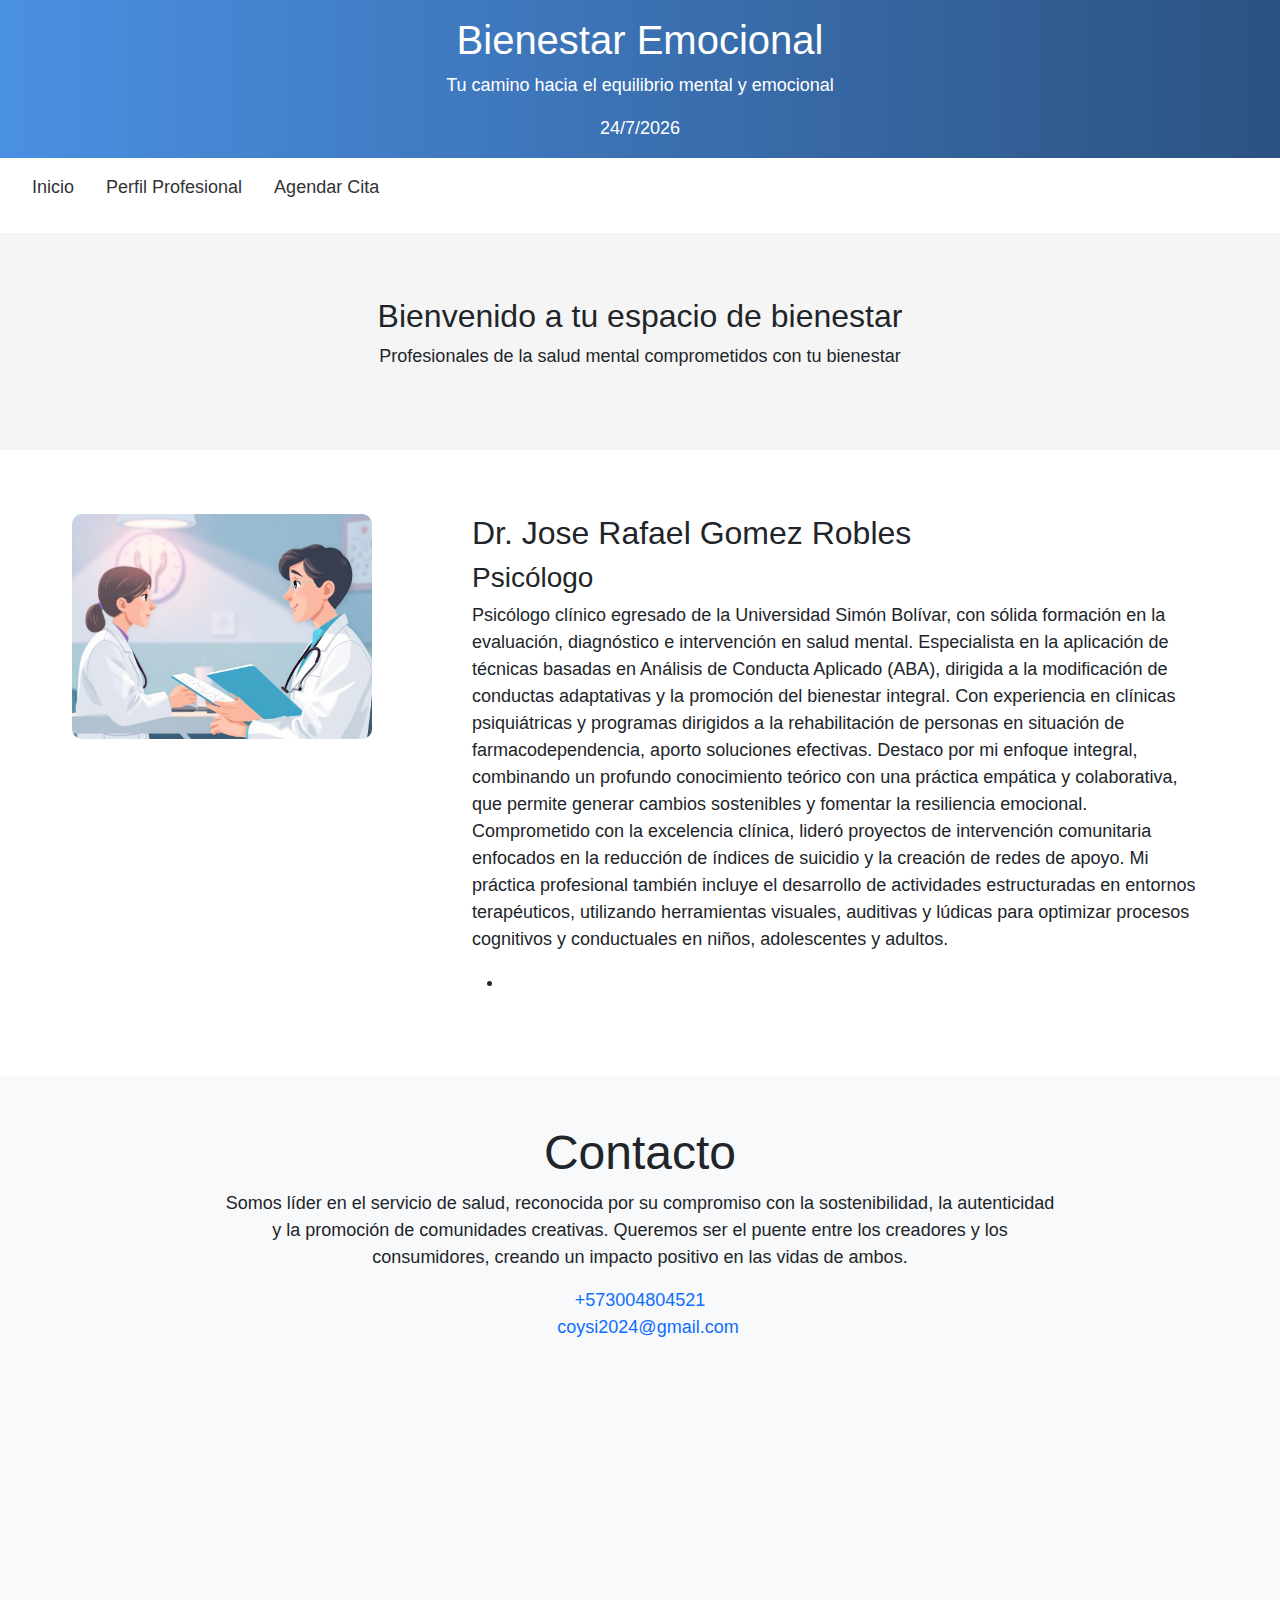
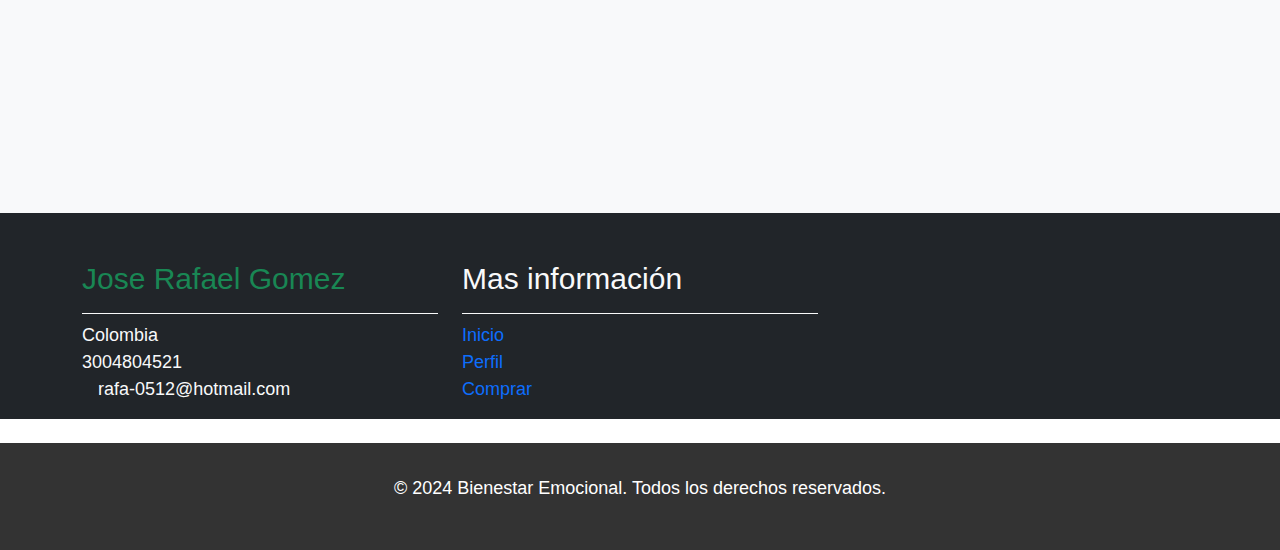
<file: perfil.html>
<!DOCTYPE html>
<html lang="es">
<head>
    <meta charset="UTF-8">
    <meta name="viewport" content="width=device-width, initial-scale=1.0">
    <title>Bienestar Emocional | Servicios Profesionales</title>
    <link rel="stylesheet" href="CSS/styles.css">
    <!---este se colococo para que se vea en los dispositivos-->
    <link rel="stylesheet" href="CSS/templatemo.css">
    <!--este es para realizar los cambios en el cuerpo de carrusel y darle forma-->
    <link rel="stylesheet" href="CSS/styles3.css">
    
</head>
<body>
    <header class="header">
        <h1>Bienestar Emocional</h1>
        <p>Tu camino hacia el equilibrio mental y emocional</p>
        <!-- fecha -->
        <script>
            var f = new Date();
            document.write(f.getDate() + "/" + (f.getMonth() +1) + "/" + f.getFullYear());
        </script>
    </header>
    <nav class="nav">
        <ul class="nav-links">
            <li><a href="index.html">Inicio</a></li>
            <li><a href="perfil.html">Perfil Profesional</a></li>
            <li><a href="Agendas.html">Agendar Cita</a></li>
        </ul>
    </nav>

    <section class="hero" id="inicio">
        <h2>Bienvenido a tu espacio de bienestar</h2>
        <p>Profesionales de la salud mental comprometidos con tu bienestar</p>
    </section>

    <section class="profile-section" id="perfil">
        <div>
            <img src="img/psicologo.jpeg" alt="Profesional de salud mental" class="profile-image">
        </div>
        <div>
            <h2>Dr. Jose Rafael Gomez Robles</h2>
            <h3>Psicólogo</h3>
            <p>Psicólogo clínico egresado de la Universidad Simón Bolívar, con sólida formación en la evaluación, diagnóstico e intervención en salud mental. Especialista en la aplicación de técnicas basadas en Análisis de Conducta Aplicado (ABA), dirigida a la modificación de conductas adaptativas y la promoción del bienestar integral. Con experiencia en clínicas psiquiátricas y programas dirigidos a la rehabilitación de personas en situación de farmacodependencia, aporto soluciones efectivas.
                Destaco por mi enfoque integral, combinando un profundo conocimiento teórico con una práctica empática y colaborativa, que permite generar cambios sostenibles y fomentar la resiliencia emocional. Comprometido con la excelencia clínica, lideró proyectos de intervención comunitaria enfocados en la reducción de índices de suicidio y la creación de redes de apoyo.
                
                Mi práctica profesional también incluye el desarrollo de actividades estructuradas en entornos terapéuticos, utilizando herramientas visuales, auditivas y lúdicas para optimizar procesos cognitivos y conductuales en niños, adolescentes y adultos. </p>
            <ul>
                <li></li>
            </ul>
        </div>
    </section>
    <!-- inicio del cuerpo-->
    <div class="container-fluid bg-light py-5">
        <div class="col-md-8 m-auto text-center">
            <h1 class="h1">Contacto</h1>
            <p>Somos líder en el servicio de salud, reconocida por su compromiso con la sostenibilidad, la autenticidad y la promoción de comunidades creativas. Queremos ser el puente entre los creadores y los consumidores, creando un impacto positivo en las vidas de ambos.</p>
            <ul class="list-unstyled text-light footer-link-list">
                <li>
                    <i class="fa fa-phone fa-fw"></i>
                    <a class="text-decoration-none" href="tel: 057-320-202-02-02">+573004804521</a>
                </li>
                <li>
                    <i class="fa fa-envelope mx-2"></i>
                    <a class="text-decoration-none" href="mailto:coysi2024@gmail.com">coysi2024@gmail.com</a>
                </li>
            </ul>
            
        
            <!-- insertar mapa-->
            <iframe src="https://www.google.com/maps/@10.9949958,-74.2842806,3a,75y,238.13h,70.61t/data=!3m7!1e1!3m5!1sfEaWjrjcebolwsVHHOqM7w!2e0!6shttps:%2F%2Fstreetviewpixels-pa.googleapis.com%2Fv1%2Fthumbnail%3Fcb_client%3Dmaps_sv.tactile%26w%3D900%26h%3D600%26pitch%3D19.38580553367302%26panoid%3DfEaWjrjcebolwsVHHOqM7w%26yaw%3D238.12781476265832!7i13312!8i6656?entry=ttu&g_ep=EgoyMDI0MTIxMS4wIKXMDSoASAFQAw%3D%3D" width="100%" height="400" style="border:0;" allowfullscreen="" loading="lazy" referrerpolicy="no-referrer-when-downgrade"></iframe>
        
        </div>

    </div>
    <!-- fin del cuerpo-->
    <!-- inicio de pie-->
    <footer class="bg-dark" id="templatemo_footer">
        <div class="container">
            <div class="row">
                <div class="col-md-4 pt-5">
                    <h2 class="h2 text-success border-bottom pb-3 border-light log">Jose Rafael Gomez</h2>
                    <ul class="list-unstyled text-light footer-link-list">
                        <li>
                            <i class="fas fa-map-market-alt fa-fw"></i>
                            Colombia
                        </li>
                        <li>
                            <i class="fa fa-phone fa-fw"></i>
                            <a class="navbar-sm-brand text-light text-decoration-none" href="cel: +57-300-480-4521">3004804521</a>
                        </li>
                        <li>
                            <i class="fa fa-envelope mx-2"></i>
                    <a class="navbar-sm-brand text-light text-decoration-none" href="mailto:coysi2024@gmail.com">rafa-0512@hotmail.com</a>
                        </li>
                    </ul>
                </div>
                <div class="col-md-4 pt-5">
                    <h2 class="h2 text-light border-bottom pb-3 border-light">Mas información</h2>
                    <ul class="list-unstyled text-light footer-link-list">
                        <li><a class="text-decoration-none" href="index.html">Inicio</a></li>
                        <li><a class="text-decoration-none" href="perfil.html">Perfil</a></li>
                        <li><a class="text-decoration-none" href="Agendas.html">Comprar</a></li>
                    </ul>
                </div>
            </div>
        </div>

        <div class="row text-light mb-4">
        </div>
    </footer>
        <!--fin de pie-->

    <footer class="footer">
        <p>&copy; 2024 Bienestar Emocional. Todos los derechos reservados.</p>
    </footer>
    <script src="JS/script.js"></script>
    <script src="JS/script2.js"></script>
    
</body>
</html>
</file>
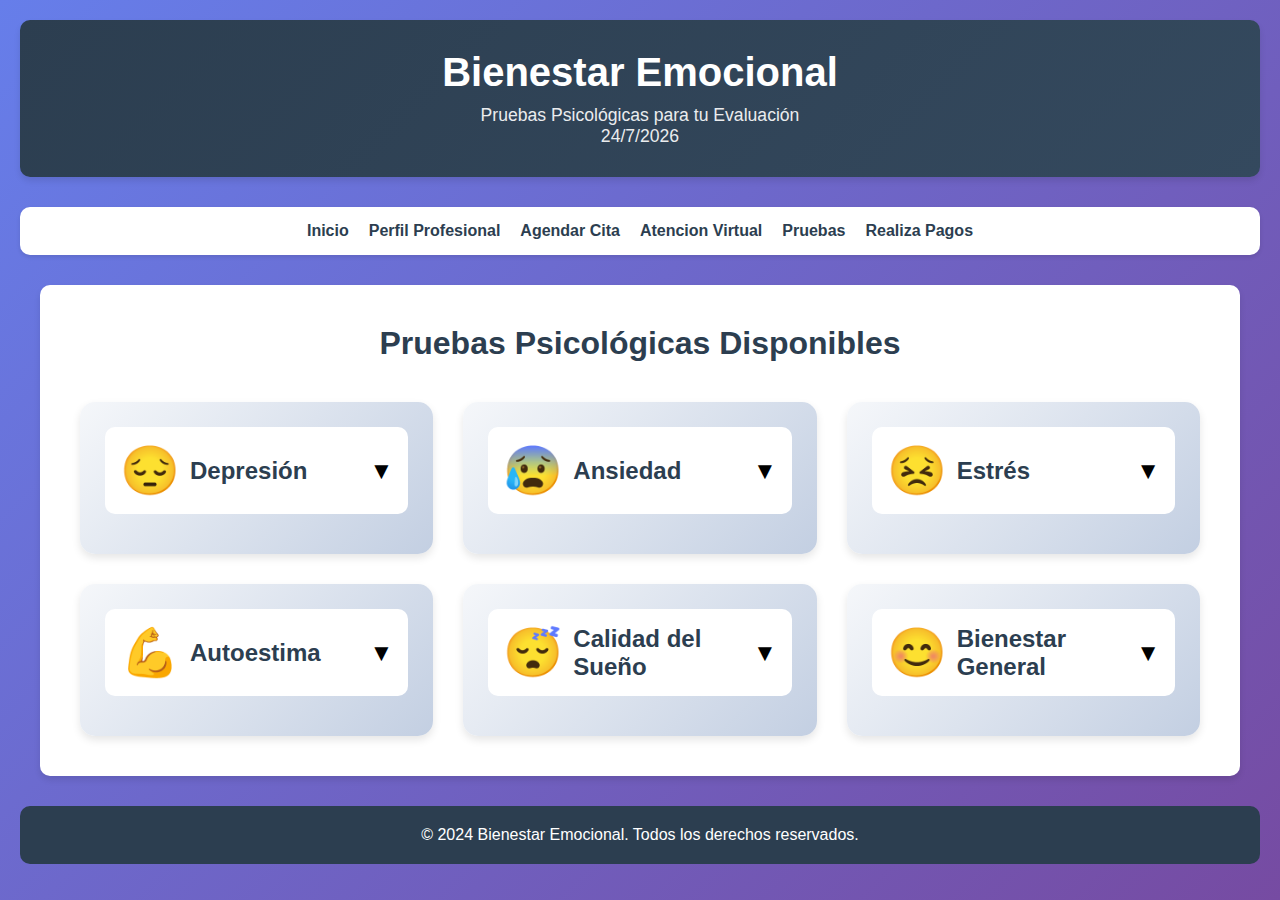
<file: pruebas.html>
<!DOCTYPE html>
<html lang="es">
<head>
    <meta charset="UTF-8">
    <meta name="viewport" content="width=device-width, initial-scale=1.0">
    <title>Bienestar Emocional | Pruebas Psicológicas</title>
    <link rel="stylesheet" href="CSS/pruebas.css">
</head>
<body>
    <header class="header">
        <h1>Bienestar Emocional</h1>
        <p>Pruebas Psicológicas para tu Evaluación</p>
        <p id="fecha"></p>
    </header>

    <nav class="nav">
        <ul class="nav-links">
            <li><a href="index.html">Inicio</a></li>
            <li><a href="perfil.html">Perfil Profesional</a></li>
            <li><a href="Agendas.html">Agendar Cita</a></li>
            <li><a href="virtual.html">Atencion Virtual</a></li>
            <li><a href="pruebas.html">Pruebas</a></li>
            <li><a href="pagos.html">Realiza Pagos</a></li>
        </ul>
    </nav>

    <div class="container">
        <section class="pruebas-section">
            <h2>Pruebas Psicológicas Disponibles</h2>
            
            <div class="pruebas-categorias">
                <!-- DEPRESIÓN -->
                <div class="categoria-card">
                    <div class="categoria-header" onclick="togglePruebas(this)">
                        <div class="categoria-titulo">
                            <span class="categoria-icon">😔</span>
                            Depresión
                        </div>
                        <span class="toggle-icon">▼</span>
                    </div>
                    <div class="pruebas-lista">
                        <a href="beck.html" class="prueba-item">Depresión de Beck</a>
                        <a href="pruebas/escala_depresion_gds.html" class="prueba-item">Escala de Depresión GDS</a>
                        <a href="pruebas/phq9.html" class="prueba-item">PHQ-9</a>
                    </div>
                </div>

                <!-- ANSIEDAD -->
                <div class="categoria-card">
                    <div class="categoria-header" onclick="togglePruebas(this)">
                        <div class="categoria-titulo">
                            <span class="categoria-icon">😰</span>
                            Ansiedad
                        </div>
                        <span class="toggle-icon">▼</span>
                    </div>
                    <div class="pruebas-lista">
                        <a href="ansiedad.html" class="prueba-item">Escala de Ansiedad de Beck</a>
                        <a href="pruebas/gad7.html" class="prueba-item">GAD-7</a>
                        <a href="pruebas/stai.html" class="prueba-item">STAI (Inventario de Ansiedad Rasgo-Estado)</a>
                    </div>
                </div>

                <!-- ESTRÉS -->
                <div class="categoria-card">
                    <div class="categoria-header" onclick="togglePruebas(this)">
                        <div class="categoria-titulo">
                            <span class="categoria-icon">😣</span>
                            Estrés
                        </div>
                        <span class="toggle-icon">▼</span>
                    </div>
                    <div class="pruebas-lista">
                        <a href="pruebas/escala_estres_percibido.html" class="prueba-item">Escala de Estrés Percibido (PSS)</a>
                        <a href="pruebas/escala_estres_laboral.html" class="prueba-item">Escala de Estrés Laboral</a>
                        <a href="pruebas/burnout.html" class="prueba-item">Test de Burnout de Maslach</a>
                    </div>
                </div>

                <!-- AUTOESTIMA -->
                <div class="categoria-card">
                    <div class="categoria-header" onclick="togglePruebas(this)">
                        <div class="categoria-titulo">
                            <span class="categoria-icon">💪</span>
                            Autoestima
                        </div>
                        <span class="toggle-icon">▼</span>
                    </div>
                    <div class="pruebas-lista">
                        <a href="pruebas/rosenberg.html" class="prueba-item">Escala de Autoestima de Rosenberg</a>
                        <a href="pruebas/escala_autoestima_coopersmith.html" class="prueba-item">Escala de Coopersmith</a>
                    </div>
                </div>

                <!-- SUEÑO -->
                <div class="categoria-card">
                    <div class="categoria-header" onclick="togglePruebas(this)">
                        <div class="categoria-titulo">
                            <span class="categoria-icon">😴</span>
                            Calidad del Sueño
                        </div>
                        <span class="toggle-icon">▼</span>
                    </div>
                    <div class="pruebas-lista">
                        <a href="pruebas/psqi.html" class="prueba-item">Índice de Calidad del Sueño (PSQI)</a>
                        <a href="pruebas/insomnia_severity.html" class="prueba-item">Escala de Severidad del Insomnio</a>
                    </div>
                </div>

                <!-- BIENESTAR GENERAL -->
                <div class="categoria-card">
                    <div class="categoria-header" onclick="togglePruebas(this)">
                        <div class="categoria-titulo">
                            <span class="categoria-icon">😊</span>
                            Bienestar General
                        </div>
                        <span class="toggle-icon">▼</span>
                    </div>
                    <div class="pruebas-lista">
                        <a href="pruebas/escala_bienestar.html" class="prueba-item">Escala de Bienestar Psicológico</a>
                        <a href="pruebas/life_satisfaction.html" class="prueba-item">Escala de Satisfacción con la Vida</a>
                        <a href="pruebas/whoqol.html" class="prueba-item">WHOQOL (Calidad de Vida)</a>
                    </div>
                </div>
            </div>
        </section>
    </div>

    <footer class="footer">
        <p>&copy; 2024 Bienestar Emocional. Todos los derechos reservados.</p>
    </footer>

    <script src="JS/pruebas.js"></script>
</body>
</html>
</file>
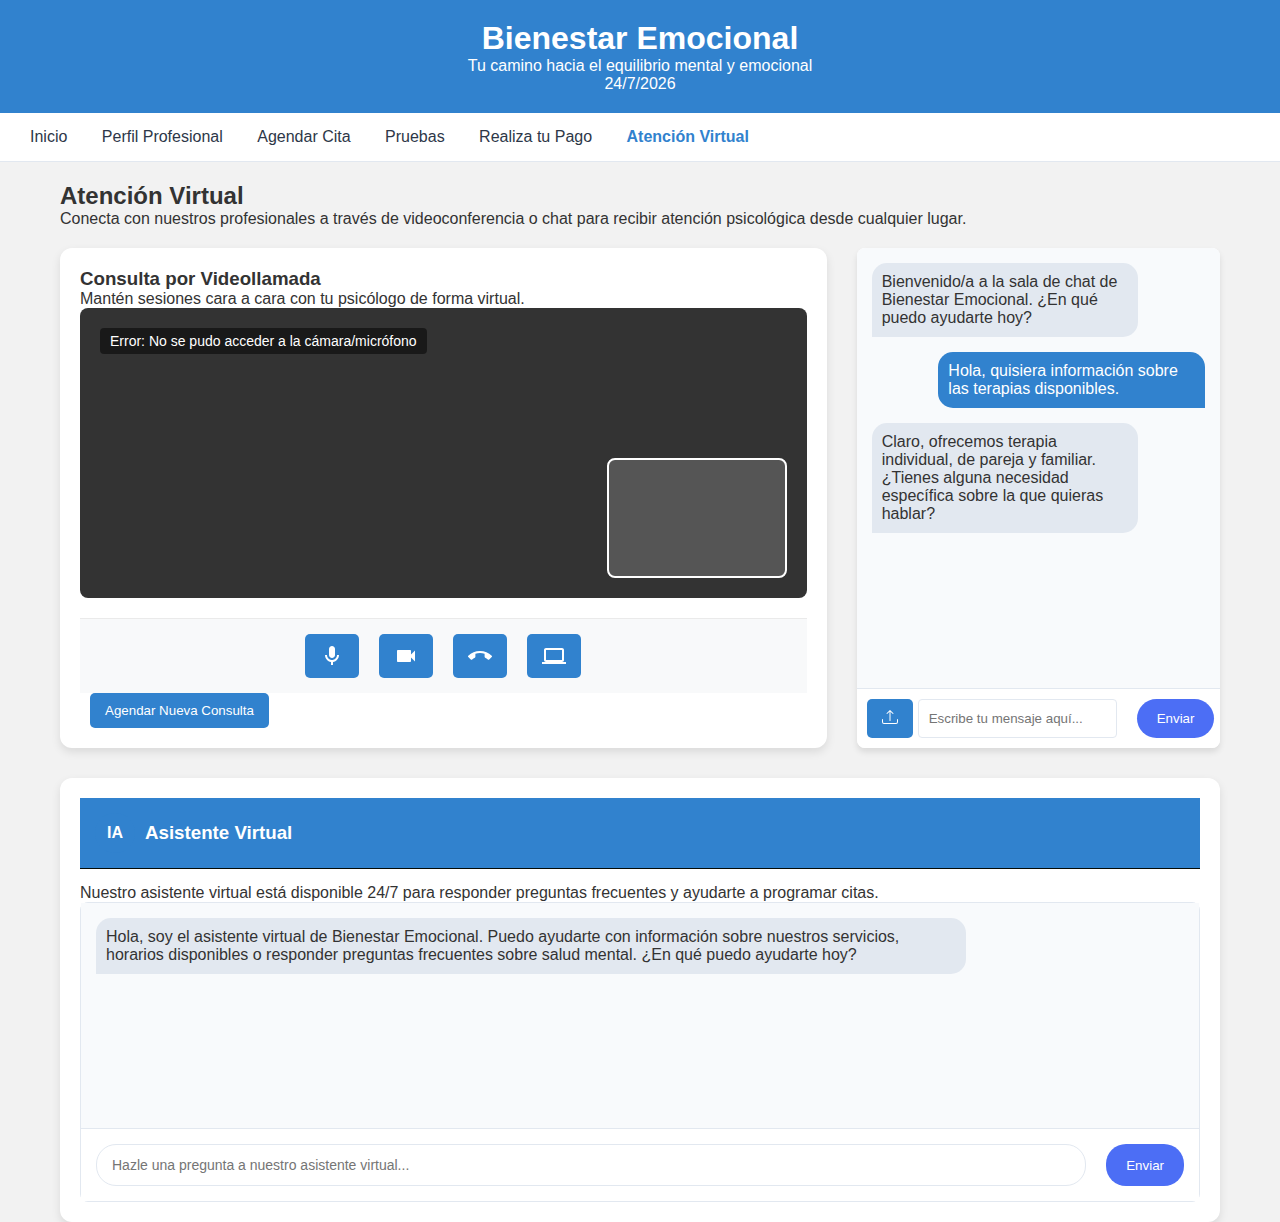
<file: virtual.html>
<!DOCTYPE html>
<html lang="es">
<head>
    <meta charset="UTF-8">
    <meta name="viewport" content="width=device-width, initial-scale=1.0">
    <title>Atención Virtual | Bienestar Emocional</title>
    <style>
        /* Estilos generales que coinciden con el diseño actual */
        * {
            margin: 0;
            padding: 0;
            box-sizing: border-box;
            font-family: 'Segoe UI', Tahoma, Geneva, Verdana, sans-serif;
        }
        body {
            font-family: Arial, sans-serif;
            margin: 0;
            padding: 0;
            background-color: #f2f2f2;
            color: #333;
        }
        
        .header {
            background-color: #3182ce;
            color: white;
            text-align: center;
            padding: 20px 0;
        }
        
        .navigation {
            background-color: white;
            padding: 15px;
            border-bottom: 1px solid #e2e8f0;
        }
        
        .navigation a {
            margin: 0 15px;
            text-decoration: none;
            color: #2d3748;
            font-weight: 500;
        }
        
        .container {
            height: 100vh;
            max-width: 1200px;
            margin: 0 auto;
            padding: 20px;
            gap: 20px;
        }
        
        /* Estilos específicos para la sección de atención virtual */
        .virtual-care {
            display: flex;
            flex-wrap: wrap;
            margin-top: 20px;
            gap: 30px;
        }
        
        .video-section {
            flex: 2;
            display: flex;
            min-width: 300px;
            flex-direction: column;
            background-color: white;
            border-radius: 12px;
            box-shadow: 0 4px 10px rgba(0, 0, 0, 0.1);
            padding: 20px;
            overflow: hidden;
        }
        
        .chat-section {
            flex: 1;
            min-width: 300px;
            background-color: white;
            border-radius: 8px;
            box-shadow: 0 4px 6px rgba(0, 0, 0, 0.1);
            display: flex;
            flex-direction: column;
            height: 500px;
        }
        
        .video-container {
            flex: 1;
            width: 100%;
            height: 300px;
            background-color: #1a202c;
            border-radius: 8px;
            display: flex;
            justify-content: center;
            align-items: center;
            color: white;
            margin-bottom: 20px;
            position: relative;
            overflow: hidden;
        }
        
        .controls {
            display: flex;
            justify-content: center;
            gap: 10px;
            margin-bottom: 20px;
        }
        
        .main-video {
            width: 100%;
            height: 100%;
            object-fit: cover;
            background-color: #333;
        }
        
        .self-video {
            position: absolute;
            bottom: 20px;
            right: 20px;
            width: 180px;
            height: 120px;
            border-radius: 8px;
            border: 2px solid #fff;
            background-color: #555;
            object-fit: cover;
            z-index: 10;
        }
        
        .video-controls {
            display: flex;
            justify-content: center;
            padding: 15px;
            background-color: #f8f9fa;
            border-top: 1px solid #eaeaea;
        }

        .control-btn {
            margin: 0 10px;
            background-color: #3182ce;
            color: white;
            border: none;
            padding: 10px 15px;
            border-radius: 5px;
            cursor: pointer;
            transition: background-color 0.3s;
            display: flex;
            align-items: center;
            justify-content: center;
        }
        
        .control-btn:hover {
            background-color: #2c5282;
        }
        
        .chat-messages {
            flex: 1;
            overflow-y: auto;
            padding: 15px;
            background-color: #f8fafc;
            border-radius: 8px 8px 0 0;
        }
        
        .message {
            margin-bottom: 15px;
            max-width: 80%;
        }
        
        .message.user {
            margin-left: auto;
            background-color: #3182ce;
            color: white;
            padding: 10px;
            border-radius: 15px 15px 0 15px;
        }
        
        .message.assistant {
            background-color: #e2e8f0;
            padding: 10px;
            border-radius: 15px 15px 15px 0;
        }
        
        .chat-input {
            display: flex;
            padding: 10px;
            background-color: white;
            border-top: 1px solid #e2e8f0;
            border-radius: 0 0 8px 8px;
        }
        
        .chat-input input {
            flex: 1;
            padding: 10px;
            border: 1px solid #e2e8f0;
            border-radius: 4px;
            margin-right: 10px;
        }
        
        .upload-btn, .send-btn {
            background-color: #3182ce;
            color: white;
            border: none;
            padding: 10px 15px;
            border-radius: 5px;
            cursor: pointer;
        }
        
        .upload-btn {
            margin-right: 5px;
        }
        
        /* Sección de IA */
        .ai-assistant {
            flex: 1;
            display: flex;
            flex-direction: column;
            margin-top: 30px;
            background-color: white;
            border-radius: 12px;
            box-shadow: 0 4px 10px rgba(0, 0, 0, 0.1);
            padding: 20px;
        }
        
        .ai-header {
            padding: 15px;
            background-color: #3182ce;
            color: white;
            font-weight: bold;
            display: flex;
            align-items: center;
            margin-bottom: 15px;
            border-bottom: 1px solid #050c07;
        }
        
        .ai-avatar {
            width: 40px;
            height: 40px;
            background-color: #3182ce;
            border-radius: 50%;
            display: flex;
            justify-content: center;
            align-items: center;
            color: white;
            margin-right: 10px;
        }
        
        .ai-chat {
            border: 1px solid #e2e8f0;
            border-radius: 8px;
            height: 300px;
            display: flex;
            flex-direction: column;
        }
        
        .ai-messages {
            flex: 1;
            padding: 15px;
            overflow-y: auto;
            padding: 15px;
            background-color: #f8fafc;
        }
        
        .message {
            margin-bottom: 15px;
            padding: 10px 15px;
            border-radius: 18px;
            max-width: 80%;
            word-wrap: break-word;
        }
        
        .ai-message {
            background-color: #e9ecef;
            margin-right: auto;
            border-bottom-left-radius: 5px;
        }
        
        .user-message {
            background-color: #4c6ef5;
            color: white;
            margin-left: auto;
            border-bottom-right-radius: 5px;
        }

        .ai-input {
            display: flex;
            padding: 15px;
            background-color: white;
            border-top: 1px solid #e2e8f0;
        }
        
        .ai-input input {
            flex: 1;
            padding: 12px 15px;
            border: 1px solid #e2e8f0;
            border-radius: 20px;
            margin-right: 10px;
            outline: none;
            font-size: 14px;
        }

        .ai-input-field:focus {
            border-color: #4c6ef5;
        }
        
        .send-btn {
    margin-left: 10px;
    padding: 12px 20px;
    background-color: #4c6ef5;
    color: white;
    border: none;
    border-radius: 20px;
    cursor: pointer;
    transition: background-color 0.2s;
}

.send-btn:hover {
    background-color: #3b5bd9;
}

@media (max-width: 768px) {
    .container {
        flex-direction: column;
    }

    .self-video {
        width: 120px;
        height: 80px;
    }
}

.status-indicator {
    position: absolute;
    top: 20px;
    left: 20px;
    background-color: rgba(0, 0, 0, 0.5);
    color: white;
    padding: 5px 10px;
    border-radius: 4px;
    font-size: 14px;
}

.icon {
    width: 24px;
    height: 24px;
    fill: currentColor;
}

        /* Estilos responsivos */
        @media (max-width: 768px) {
            .virtual-care {
                flex-direction: column;
            }
        }
    </style>
</head>
<body>
    <!-- Header similar al de la página original -->
    <div class="header">
        <h1>Bienestar Emocional</h1>
        <p>Tu camino hacia el equilibrio mental y emocional</p>
        <script>
            var f = new Date();
            document.write(f.getDate() + "/" + (f.getMonth() +1) + "/" + f.getFullYear());
        </script>
    </div>
    
    <!-- Navegación similar a la original -->
    <div class="navigation">
        <a href="index.html">Inicio</a>
        <a href="perfil.html">Perfil Profesional</a>
        <a href="Agendas.html">Agendar Cita</a>
        <a href="pruebas.html">Pruebas</a>
        <a href="pagos.html">Realiza tu Pago</a>
        <a href="" style="color: #3182ce; font-weight: bold;">Atención Virtual</a>
    </div>
    
    <div class="container">
        <h2>Atención Virtual</h2>
        <p>Conecta con nuestros profesionales a través de videoconferencia o chat para recibir atención psicológica desde cualquier lugar.</p>
        
        <div class="virtual-care">
            <!-- Sección de videollamada -->
            <div class="video-section">
                <h3>Consulta por Videollamada</h3>
                <p>Mantén sesiones cara a cara con tu psicólogo de forma virtual.</p>
                
                <div class="video-container">
                    <div class="status-indicator">En línea</div>
                    <video class="main-video" id="remoteVideo" autoplay></video>
                    <video class="self-video" id="localVideo" autoplay muted></video>
                </div>
                
                <div class="video-controls">
                    <button class="control-btn" id="muteBtn" title="Silenciar">
                        <svg class="icon" viewBox="0 0 24 24">
                            <path d="M12 14c1.66 0 3-1.34 3-3V5c0-1.66-1.34-3-3-3S9 3.34 9 5v6c0 1.66 1.34 3 3 3z"></path>
                            <path d="M17 11c0 2.76-2.24 5-5 5s-5-2.24-5-5H5c0 3.53 2.61 6.43 6 6.92V21h2v-3.08c3.39-.49 6-3.39 6-6.92h-2z"></path>
                        </svg>
                    </button>
                    <button class="control-btn" id="videoBtn" title="Desactivar video">
                        <svg class="icon" viewBox="0 0 24 24">
                            <path d="M17 10.5V7c0-.55-.45-1-1-1H4c-.55 0-1 .45-1 1v10c0 .55.45 1 1 1h12c.55 0 1-.45 1-1v-3.5l4 4v-11l-4 4z"></path>
                        </svg>
                    </button>
                    <button class="control-btn end-call" id="endCallBtn" title="Finalizar llamada">
                        <svg class="icon" viewBox="0 0 24 24">
                            <path d="M12 9c-1.6 0-3.15.25-4.6.72v3.1c0 .39-.23.74-.56.9-.98.49-1.87 1.12-2.66 1.85-.18.18-.43.28-.7.28-.28 0-.53-.11-.71-.29L.29 13.08c-.18-.17-.29-.42-.29-.7 0-.28.11-.53.29-.71C3.34 8.78 7.46 7 12 7s8.66 1.78 11.71 4.67c.18.18.29.43.29.71 0 .28-.11.53-.29.71l-2.48 2.48c-.18.18-.43.29-.71.29-.27 0-.52-.11-.7-.28-.79-.74-1.69-1.36-2.67-1.85-.33-.16-.56-.5-.56-.9v-3.1C15.15 9.25 13.6 9 12 9z"></path>
                        </svg>
                    </button>
                    <button class="control-btn" id="screenShareBtn" title="Compartir pantalla">
                        <svg class="icon" viewBox="0 0 24 24">
                            <path d="M20 18c1.1 0 1.99-.9 1.99-2L22 6c0-1.1-.9-2-2-2H4c-1.1 0-2 .9-2 2v10c0 1.1.9 2 2 2H0v2h24v-2h-4zM4 6h16v10H4V6z"></path>
                        </svg>
                    </button>
                </div>
                
                <nav class="nav">
                    <ul class="nav-links">
                        <button class="control-btn">Agendar Nueva Consulta</button>
                    </ul>
                </nav>
                
            </div>
            
            <!-- Sección de chat -->
            <div class="chat-section">
                <div class="chat-messages">
                    <div class="message assistant">
                        Bienvenido/a a la sala de chat de Bienestar Emocional. ¿En qué puedo ayudarte hoy?
                    </div>
                    <div class="message user">
                        Hola, quisiera información sobre las terapias disponibles.
                    </div>
                    <div class="message assistant">
                        Claro, ofrecemos terapia individual, de pareja y familiar. ¿Tienes alguna necesidad específica sobre la que quieras hablar?
                    </div>
                </div>
                
                <div class="chat-input">
                    <button class="upload-btn">
                        <svg xmlns="http://www.w3.org/2000/svg" width="16" height="16" fill="currentColor" viewBox="0 0 16 16">
                            <path d="M.5 9.9a.5.5 0 0 1 .5.5v2.5a1 1 0 0 0 1 1h12a1 1 0 0 0 1-1v-2.5a.5.5 0 0 1 1 0v2.5a2 2 0 0 1-2 2H2a2 2 0 0 1-2-2v-2.5a.5.5 0 0 1 .5-.5z"/>
                            <path d="M7.646 1.146a.5.5 0 0 1 .708 0l3 3a.5.5 0 0 1-.708.708L8.5 2.707V11.5a.5.5 0 0 1-1 0V2.707L5.354 4.854a.5.5 0 1 1-.708-.708l3-3z"/>
                        </svg>
                    </button>
                    <input type="text" placeholder="Escribe tu mensaje aquí...">
                    <button class="send-btn">Enviar</button>
                </div>
            </div>
        </div>
        
        <!-- Sección de asistente IA -->
        <div class="ai-assistant">
            <div class="ai-header">
                <div class="ai-avatar">IA</div>
                <h3>Asistente Virtual</h3>
            </div>
            <p>Nuestro asistente virtual está disponible 24/7 para responder preguntas frecuentes y ayudarte a programar citas.</p>
            
            <div class="ai-chat">
                <div class="ai-messages">
                    <div class="message assistant">
                        Hola, soy el asistente virtual de Bienestar Emocional. Puedo ayudarte con información sobre nuestros servicios, horarios disponibles o responder preguntas frecuentes sobre salud mental. ¿En qué puedo ayudarte hoy?
                    </div>
                </div>
                
                <div class="ai-input">
                    <input type="text" placeholder="Hazle una pregunta a nuestro asistente virtual...">
                    <button class="send-btn">Enviar</button>
                </div>
            </div>
        </div>
    </div>
    
    <script>
        // Script básico para simular la funcionalidad de chat
        document.addEventListener('DOMContentLoaded', function() {
            // Función para los chats (tanto normal como IA)
            function setupChat(inputSelector, messagesSelector, btnSelector, isAI) {
                const input = document.querySelector(inputSelector);
                const messages = document.querySelector(messagesSelector);
                const sendBtn = document.querySelector(btnSelector);
                
                sendBtn.addEventListener('click', function() {
                    if (input.value.trim() !== '') {
                        // Añadir mensaje del usuario
                        const userMsg = document.createElement('div');
                        userMsg.className = 'message user';
                        userMsg.textContent = input.value;
                        messages.appendChild(userMsg);
                        
                        // Simular respuesta (en un caso real, aquí conectarías con backend/API)
                        setTimeout(function() {
                            const aiMsg = document.createElement('div');
                            aiMsg.className = 'message assistant';
                            
                            if (isAI) {
                                aiMsg.textContent = "Gracias por tu pregunta. Estoy procesando tu consulta y te responderé en breve.";
                            } else {
                                aiMsg.textContent = "Tu mensaje ha sido recibido. Un profesional te responderá pronto.";
                            }
                            
                            messages.appendChild(aiMsg);
                            messages.scrollTop = messages.scrollHeight;
                        }, 1000);
                        
                        input.value = '';
                        messages.scrollTop = messages.scrollHeight;
                    }
                });
                
                // Permitir envío con Enter
                input.addEventListener('keypress', function(e) {
                    if (e.key === 'Enter') {
                        sendBtn.click();
                    }
                });
            }
            
            // Configurar ambos chats
            setupChat('.chat-input input', '.chat-messages', '.chat-input .send-btn', false);
            setupChat('.ai-input input', '.ai-messages', '.ai-input .send-btn', true);
            
            // Simulación básica de botones de videollamada
            document.querySelectorAll('.control-btn').forEach(btn => {
                btn.addEventListener('click', function() {
                    alert('Esta función sería implementada con una API de videollamadas como Twilio, Zoom o WebRTC.');
                });
            });
            
            // Simulación de carga de documentos
            document.querySelector('.upload-btn').addEventListener('click', function() {
                alert('Aquí se abriría un selector de archivos para cargar documentos.');
            });
    </script>
    <script src="JS/virtual.js"></script>
</body>
</html>
</file>
<file: CSS/styles.css>
/* CSS CODE - styles.css */
:root {
    --primary: #4a90e2;
    --secondary: #f5f5f5;
    --text: #333;
}

* {
    margin: 0;
    padding: 0;
    box-sizing: border-box;
    font-family: 'Arial', sans-serif;
}

body {
    line-height: 1.6;
    color: var(--text);
}

.header {
    background: linear-gradient(to right, var(--primary), #2c5282);
    color: white;
    padding: 1rem;
    text-align: center;
}

.nav {
    background: white;
    padding: 1rem;
    box-shadow: 0 2px 4px rgba(0,0,0,0.1);
}

.nav-links {
    display: flex;
    justify-content: center;
    gap: 2rem;
    list-style: none;
}

.nav-links a {
    color: var(--text);
    text-decoration: none;
    font-weight: bold;
}

.hero {
    background: var(--secondary);
    padding: 4rem 2rem;
    text-align: center;
}

.profile-section {
    padding: 4rem 2rem;
    max-width: 1200px;
    margin: 0 auto;
    display: grid;
    grid-template-columns: 1fr 2fr;
    gap: 2rem;
}

.profile-image {
    width: 100%;
    max-width: 300px;
    border-radius: 10px;
}

.services-section {
    padding: 4rem 2rem;
    background: white;
}

.services-grid {
    display: grid;
    grid-template-columns: repeat(auto-fit, minmax(250px, 1fr));
    gap: 2rem;
    max-width: 1200px;
    margin: 0 auto;
    padding: 2rem;
}

.service-card {
    border: 1px solid #ddd;
    border-radius: 8px;
    padding: 1.5rem;
    text-align: center;
    transition: transform 0.3s ease;
    background: white;
    cursor: pointer;
}

.service-card:hover {
    transform: translateY(-5px);
    box-shadow: 0 4px 8px rgba(0,0,0,0.1);
}

.service-card h3 {
    color: var(--primary);
    margin-bottom: 1rem;
}

.service-price {
    font-weight: bold;
    color: var(--text);
    margin: 1rem 0;
}

.selected-service {
    border: 2px solid var(--primary);
    background: #f0f7ff;
}

.service-checkbox {
    display: none;
}

.service-duration {
    color: #666;
    font-size: 0.9rem;
    margin-bottom: 1rem;
}

.selected-services-summary {
    margin-top: 2rem;
    padding: 1rem;
    background: #f0f7ff;
    border-radius: 8px;
    max-width: 1200px;
    margin: 2rem auto;
    display: none;
}

.total-price {
    font-weight: bold;
    color: var(--primary);
    font-size: 1.2rem;
    margin-top: 1rem;
}

.booking-section {
    background: var(--secondary);
    padding: 4rem 2rem;
}

.booking-container {
    max-width: 800px;
    margin: 0 auto;
}

.form-group {
    margin-bottom: 1rem;
}

label {
    display: block;
    margin-bottom: 0.5rem;
    font-weight: bold;
}

input, textarea, select {
    width: 100%;
    padding: 0.5rem;
    border: 1px solid #ddd;
    border-radius: 4px;
    margin-bottom: 1rem;
}

button {
    background: var(--primary);
    color: white;
    padding: 0.8rem 1.5rem;
    border: none;
    border-radius: 4px;
    cursor: pointer;
    font-weight: bold;
}

button:hover {
    background: #2c5282;
}

.contact-section {
    padding: 4rem 2rem;
    text-align: center;
}

.footer {
    background: var(--text);
    color: white;
    padding: 2rem;
    text-align: center;
}

@media (max-width: 768px) {
    .profile-section {
        grid-template-columns: 1fr;
    }
    
    .nav-links {
        flex-direction: column;
        align-items: center;
    }
}
/* Nuevos estilos CSS */
.services-instruction {
    text-align: center;
    margin-bottom: 2rem;
    color: var(--text);
    font-size: 1.1rem;
}

.service-card {
    position: relative;
    cursor: pointer;
    transition: all 0.3s ease;
}

.service-card::before {
    content: '';
    position: absolute;
    top: 10px;
    right: 10px;
    width: 20px;
    height: 20px;
    border: 2px solid var(--primary);
    border-radius: 50%;
    transition: all 0.3s ease;
}

.selected-service::before {
    background-color: var(--primary);
}

.selected-service {
    transform: translateY(-5px);
    box-shadow: 0 4px 12px rgba(74, 144, 226, 0.2);
}

.selected-services-summary {
    margin-top: 2rem;
    padding: 1.5rem;
    background: #f8fafc;
    border-radius: 8px;
    box-shadow: 0 2px 4px rgba(0,0,0,0.1);
    max-width: 800px;
    margin: 2rem auto;
}

.total-price {
    font-size: 1.25rem;
    color: var(--primary);
    font-weight: bold;
    margin-top: 1rem;
    padding-top: 1rem;
    border-top: 1px solid #eee;
}
/* Estilos para input de fecha mejorado */
input[type="date"] {
    -webkit-appearance: none;
    appearance: none;
    background: #ffffff;
    padding: 12px 15px;
    border: 2px solid #4a90e2;
    border-radius: 8px;
    font-size: 16px;
    width: 100%;
    color: #333;
    min-height: 44px;
}
</file>
<file: CSS/templatemo.css>
/*

TemplateMo 559 Zay Shop

https://templatemo.com/tm-559-zay-shop

---------------------------------------------
Table of contents
------------------------------------------------
1. Typography
2. General
3. Nav
4. Hero Carousel
5. Accordion
6. Shop
7. Product
8. Carousel Hero
9. Carousel Brand
10. Services
11. Contact map
12. Footer
13. Small devices (landscape phones, 576px and up)
14. Medium devices (tablets, 768px and up)
15. Large devices (desktops, 992px and up)
16. Extra large devices (large desktops, 1200px and up)
--------------------------------------------- */




/* Typography */
body, ul, li, p, a, label, input, div {
    font-family: 'Roboto', sans-serif;
    font-size: 18px !important;
    font-weight: 300 !important;
  }
  .h1 {
    font-family: 'Roboto', sans-serif;
    font-size: 48px !important;
    font-weight: 200 !important;
  }
  .h2 {
    font-family: 'Roboto', sans-serif;
    font-size: 30px !important;
    font-weight: 300;
  }
  .h3 {
    font-family: 'Roboto', sans-serif;
    font-size: 22px !important;
  }
  /* General */
  .logo { font-weight: 500 !important;}
  .text-warning {  color: #ede861 !important;}
  .text-muted { color: #bcbcbc !important;}
  .text-success { color: #59ab6e !important;}
  .text-light { color: #cfd6e1 !important;}
  .bg-dark { background-color: #212934 !important;}
  .bg-light { background-color: #e9eef5 !important;}
  .bg-black { background-color: #1d242d !important;}
  .bg-success { background-color: #59ab6e !important;}
  .btn-success {
    background-color: #59ab6e !important;
    border-color: #56ae6c !important;
  }
  .pagination .page-link:hover {color: #000;}
  .pagination .page-link:hover, .pagination .page-link.active {
    background-color: #69bb7e;
    color: #fff;
  }
  /* Nav */
  #templatemo_nav_top { min-height: 40px;}
  #templatemo_nav_top * { font-size: .9em !important;}
  #templatemo_main_nav a { color: #212934;}
  #templatemo_main_nav a:hover { color: #69bb7e;}
  #templatemo_main_nav .navbar .nav-icon { margin-right: 20px;}
  
  /* Hero Carousel */
  #template-mo-zay-hero-carousel { background: #efefef !important;}
  /* Accordion */
  .templatemo-accordion a { color: #000;}
  .templatemo-accordion a:hover { color: #333d4a;}
  /* Shop */
  .shop-top-menu a:hover { color: #69bb7e !important;}
  /* Product */
  .product-wap { box-shadow: 0px 5px 10px 0px rgba(0, 0, 0, 0.10);}
  .product-wap .product-color-dot.color-dot-red { background:#f71515;}
  .product-wap .product-color-dot.color-dot-blue { background:#6db4fe;}
  .product-wap .product-color-dot.color-dot-black { background:#000000;}
  .product-wap .product-color-dot.color-dot-light { background:#e0e0e0;}
  .product-wap .product-color-dot.color-dot-green { background:#0bff7e;}
  .card.product-wap .card .product-overlay {
    background: rgba(0,0,0,.2);
    visibility: hidden;
    opacity: 0;
    transition: .3s;
  }
  .card.product-wap:hover .card .product-overlay {
    visibility: visible;
    opacity: 1;
  }
  .card.product-wap a { color: #000;}
  #carousel-related-product .slick-slide:focus { outline: none !important;}
  #carousel-related-product .slick-dots li button:before {
    font-size: 15px;
    margin-top: 20px;
  }
  /* Brand */
  .brand-img {
    filter: grayscale(100%);
    opacity: 0.5;
    transition: .5s;
  }
  .brand-img:hover {
    filter: grayscale(0%);
    opacity: 1;
  }
  /* Carousel Hero */
  #template-mo-zay-hero-carousel .carousel-indicators li {
    margin-top: -50px;
    background-color: #59ab6e;
  }
  #template-mo-zay-hero-carousel .carousel-control-next i,
  #template-mo-zay-hero-carousel .carousel-control-prev i {
    color: #59ab6e !important;
    font-size: 2.8em !important;
  }
  /* Carousel Brand */
  .tempaltemo-carousel .h1 {
    font-size: .5em !important;
    color: #000 !important;
  }
  /* Services */
  .services-icon-wap {transition: .3s;}
  .services-icon-wap:hover, .services-icon-wap:hover i {color: #fff;}
  .services-icon-wap:hover {background: #69bb7e;}
  /* Contact map */
  .leaflet-control a, .leaflet-control { font-size: 10px !important;}
  .form-control { border: 1px solid #e8e8e8;}
  /* Footer */
  #tempaltemo_footer a { color: #dcdde1;}
  #tempaltemo_footer a:hover { color: #68bb7d;}
  #tempaltemo_footer ul.footer-link-list li { padding-top: 10px;}
  #tempaltemo_footer ul.footer-icons li {
    width: 2.6em;
    height: 2.6em;
    line-height: 2.6em;
  }
  #tempaltemo_footer ul.footer-icons li:hover {
    background-color: #cfd6e1;
    transition: .5s;
  }
  #tempaltemo_footer ul.footer-icons li:hover i {
    color: #212934;
    transition: .5s;
  }
  #tempaltemo_footer .border-light { border-color: #2d343f !important;}
  /*
  // Extra small devices (portrait phones, less than 576px)
  // No media query since this is the default in Bootstrap
  */
  /* Small devices (landscape phones, 576px and up)*/
  .product-wap .h3, .product-wap li, .product-wap i, .product-wap p {
    font-size: 12px !important;
  }
  .product-wap .product-color-dot {
    width: 6px;
    height: 6px;
  }
  
  @media (min-width: 576px) {
    .tempaltemo-carousel .h1 { font-size: 1em !important;}
  }
  
  /*// Medium devices (tablets, 768px and up)*/
  @media (min-width: 768px) {
    #templatemo_main_nav .navbar-nav {max-width: 450px;}
   }
  
  /* Large devices (desktops, 992px and up)*/
  @media (min-width: 992px) {
    #templatemo_main_nav .navbar-nav {max-width: 550px;}
    #template-mo-zay-hero-carousel .carousel-item {min-height: 30rem !important;}
    .product-wap .h3, .product-wap li, .product-wap i, .product-wap p {font-size: 18px !important;}
    .product-wap .product-color-dot {
      width: 12px;
      height: 12px;
    }
  }
  
  /* Extra large devices (large desktops, 1200px and up)*/
  @media (min-width: 1200px) {}
</file>
<file: CSS/styles3.css>
*/:root{--bs-blue:#0d6efd;--bs-indigo:#6610f2;--bs-purple:#6f42c1;--bs-pink:#d63384;--bs-red:#dc3545;--bs-orange:#fd7e14;--bs-yellow:#ffc107;--bs-green:#198754;--bs-teal:#20c997;--bs-cyan:#0dcaf0;--bs-white:#fff;--bs-gray:#6c757d;--bs-gray-dark:#343a40;--bs-primary:#0d6efd;--bs-secondary:#6c757d;--bs-success:#198754;--bs-info:#0dcaf0;--bs-warning:#ffc107;--bs-danger:#dc3545;--bs-light:#f8f9fa;--bs-dark:#212529;--bs-font-sans-serif:system-ui,-apple-system,"Segoe UI",Roboto,"Helvetica Neue",Arial,"Noto Sans","Liberation Sans",sans-serif,"Apple Color Emoji","Segoe UI Emoji","Segoe UI Symbol","Noto Color Emoji";--bs-font-monospace:SFMono-Regular,Menlo,Monaco,Consolas,"Liberation Mono","Courier New",monospace;--bs-gradient:linear-gradient(180deg, rgba(255, 255, 255, 0.15), rgba(255, 255, 255, 0))}*,::after,::before{box-sizing:border-box}@media (prefers-reduced-motion:no-preference){:root{scroll-behavior:smooth}}body{margin:0;font-family:var(--bs-font-sans-serif);font-size:1rem;font-weight:400;line-height:1.5;color:#212529;background-color:#fff;-webkit-text-size-adjust:100%;-webkit-tap-highlight-color:transparent}[tabindex="-1"]:focus:not(:focus-visible){outline:0!important}hr{margin:1rem 0;color:inherit;background-color:currentColor;border:0;opacity:.25}hr:not([size]){height:1px}.h1,.h2,.h3,.h4,.h5,.h6,h1,h2,h3,h4,h5,h6{margin-top:0;margin-bottom:.5rem;font-weight:500;line-height:1.2}.h1,h1{font-size:calc(1.375rem + 1.5vw)}@media (min-width:1200px){.h1,h1{font-size:2.5rem}}.h2,h2{font-size:calc(1.325rem + .9vw)}@media (min-width:1200px){.h2,h2{font-size:2rem}}.h3,h3{font-size:calc(1.3rem + .6vw)}@media (min-width:1200px){.h3,h3{font-size:1.75rem}}.h4,h4{font-size:calc(1.275rem + .3vw)}@media (min-width:1200px){.h4,h4{font-size:1.5rem}}.h5,h5{font-size:1.25rem}.h6,h6{font-size:1rem}p{margin-top:0;margin-bottom:1rem}abbr[data-bs-original-title],abbr[title]{text-decoration:underline;-webkit-text-decoration:underline dotted;text-decoration:underline dotted;cursor:help;-webkit-text-decoration-skip-ink:none;text-decoration-skip-ink:none}address{margin-bottom:1rem;font-style:normal;line-height:inherit}ol,ul{padding-left:2rem}dl,ol,ul{margin-top:0;margin-bottom:1rem}ol ol,ol ul,ul ol,ul ul{margin-bottom:0}dt{font-weight:700}dd{margin-bottom:.5rem;margin-left:0}blockquote{margin:0 0 1rem}b,strong{font-weight:bolder}.small,small{font-size:.875em}.mark,mark{padding:.2em;background-color:#fcf8e3}sub,sup{position:relative;font-size:.75em;line-height:0;vertical-align:baseline}sub{bottom:-.25em}sup{top:-.5em}a{color:#0d6efd;text-decoration:underline}a:hover{color:#0a58ca}a:not([href]):not([class]),a:not([href]):not([class]):hover{color:inherit;text-decoration:none}code,kbd,pre,samp{font-family:var(--bs-font-monospace);font-size:1em;direction:ltr;unicode-bidi:bidi-override}pre{display:block;margin-top:0;margin-bottom:1rem;overflow:auto;font-size:.875em}pre code{font-size:inherit;color:inherit;word-break:normal}code{font-size:.875em;color:#d63384;word-wrap:break-word}a>code{color:inherit}kbd{padding:.2rem .4rem;font-size:.875em;color:#fff;background-color:#212529;border-radius:.2rem}kbd kbd{padding:0;font-size:1em;font-weight:700}figure{margin:0 0 1rem}img,svg{vertical-align:middle}table{caption-side:bottom;border-collapse:collapse}caption{padding-top:.5rem;padding-bottom:.5rem;color:#6c757d;text-align:left}th{text-align:inherit;text-align:-webkit-match-parent}tbody,td,tfoot,th,thead,tr{border-color:inherit;border-style:solid;border-width:0}label{display:inline-block}button{border-radius:0}button:focus{outline:dotted 1px;outline:-webkit-focus-ring-color auto 5px}button,input,optgroup,select,textarea{margin:0;font-family:inherit;font-size:inherit;line-height:inherit}button,select{text-transform:none}[role=button]{cursor:pointer}select{word-wrap:normal}[list]::-webkit-calendar-picker-indicator{display:none}[type=button],[type=reset],[type=submit],button{-webkit-appearance:button}[type=button]:not(:disabled),[type=reset]:not(:disabled),[type=submit]:not(:disabled),button:not(:disabled){cursor:pointer}::-moz-focus-inner{padding:0;border-style:none}textarea{resize:vertical}fieldset{min-width:0;padding:0;margin:0;border:0}legend{float:left;width:100%;padding:0;margin-bottom:.5rem;font-size:calc(1.275rem + .3vw);line-height:inherit}@media (min-width:1200px){legend{font-size:1.5rem}}legend+*{clear:left}::-webkit-datetime-edit-day-field,::-webkit-datetime-edit-fields-wrapper,::-webkit-datetime-edit-hour-field,::-webkit-datetime-edit-minute,::-webkit-datetime-edit-month-field,::-webkit-datetime-edit-text,::-webkit-datetime-edit-year-field{padding:0}::-webkit-inner-spin-button{height:auto}[type=search]{outline-offset:-2px;-webkit-appearance:textfield}::-webkit-search-decoration{-webkit-appearance:none}::-webkit-color-swatch-wrapper{padding:0}::file-selector-button{font:inherit}::-webkit-file-upload-button{font:inherit;-webkit-appearance:button}output{display:inline-block}iframe{border:0}summary{display:list-item;cursor:pointer}progress{vertical-align:baseline}[hidden]{display:none!important}.lead{font-size:1.25rem;font-weight:300}.display-1{font-size:calc(1.625rem + 4.5vw);font-weight:300;line-height:1.2}@media (min-width:1200px){.display-1{font-size:5rem}}.display-2{font-size:calc(1.575rem + 3.9vw);font-weight:300;line-height:1.2}@media (min-width:1200px){.display-2{font-size:4.5rem}}.display-3{font-size:calc(1.525rem + 3.3vw);font-weight:300;line-height:1.2}@media (min-width:1200px){.display-3{font-size:4rem}}.display-4{font-size:calc(1.475rem + 2.7vw);font-weight:300;line-height:1.2}@media (min-width:1200px){.display-4{font-size:3.5rem}}.display-5{font-size:calc(1.425rem + 2.1vw);font-weight:300;line-height:1.2}@media (min-width:1200px){.display-5{font-size:3rem}}.display-6{font-size:calc(1.375rem + 1.5vw);font-weight:300;line-height:1.2}@media (min-width:1200px){.display-6{font-size:2.5rem}}.list-unstyled{padding-left:0;list-style:none}.list-inline{padding-left:0;list-style:none}.list-inline-item{display:inline-block}.list-inline-item:not(:last-child){margin-right:.5rem}.initialism{font-size:.875em;text-transform:uppercase}.blockquote{margin-bottom:1rem;font-size:1.25rem}.blockquote>:last-child{margin-bottom:0}.blockquote-footer{margin-top:-1rem;margin-bottom:1rem;font-size:.875em;color:#6c757d}.blockquote-footer::before{content:"— "}.img-fluid{max-width:100%;height:auto}.img-thumbnail{padding:.25rem;background-color:#fff;border:1px solid #dee2e6;border-radius:.25rem;max-width:100%;height:auto}.figure{display:inline-block}.figure-img{margin-bottom:.5rem;line-height:1}.figure-caption{font-size:.875em;color:#6c757d}.container,.container-fluid,.container-lg,.container-md,.container-sm,.container-xl,.container-xxl{width:100%;padding-right:var(--bs-gutter-x,.75rem);padding-left:var(--bs-gutter-x,.75rem);margin-right:auto;margin-left:auto}@media (min-width:576px){.container,.container-sm{max-width:540px}}@media (min-width:768px){.container,.container-md,.container-sm{max-width:720px}}@media (min-width:992px){.container,.container-lg,.container-md,.container-sm{max-width:960px}}@media (min-width:1200px){.container,.container-lg,.container-md,.container-sm,.container-xl{max-width:1140px}}@media (min-width:1400px){.container,.container-lg,.container-md,.container-sm,.container-xl,.container-xxl{max-width:1320px}}.row{--bs-gutter-x:1.5rem;--bs-gutter-y:0;display:flex;flex-wrap:wrap;margin-top:calc(var(--bs-gutter-y) * -1);margin-right:calc(var(--bs-gutter-x)/ -2);margin-left:calc(var(--bs-gutter-x)/ -2)}.row>*{flex-shrink:0;width:100%;max-width:100%;padding-right:calc(var(--bs-gutter-x)/ 2);padding-left:calc(var(--bs-gutter-x)/ 2);margin-top:var(--bs-gutter-y)}.col{flex:1 0 0%}.row-cols-auto>*{flex:0 0 auto;width:auto}.row-cols-1>*{flex:0 0 auto;width:100%}.row-cols-2>*{flex:0 0 auto;width:50%}.row-cols-3>*{flex:0 0 auto;width:33.3333333333%}.row-cols-4>*{flex:0 0 auto;width:25%}.row-cols-5>*{flex:0 0 auto;width:20%}.row-cols-6>*{flex:0 0 auto;width:16.6666666667%}.col-auto{flex:0 0 auto;width:auto}.col-1{flex:0 0 auto;width:8.3333333333%}.col-2{flex:0 0 auto;width:16.6666666667%}.col-3{flex:0 0 auto;width:25%}.col-4{flex:0 0 auto;width:33.3333333333%}.col-5{flex:0 0 auto;width:41.6666666667%}.col-6{flex:0 0 auto;width:50%}.col-7{flex:0 0 auto;width:58.3333333333%}.col-8{flex:0 0 auto;width:66.6666666667%}.col-9{flex:0 0 auto;width:75%}.col-10{flex:0 0 auto;width:83.3333333333%}.col-11{flex:0 0 auto;width:91.6666666667%}.col-12{flex:0 0 auto;width:100%}.offset-1{margin-left:8.3333333333%}.offset-2{margin-left:16.6666666667%}.offset-3{margin-left:25%}.offset-4{margin-left:33.3333333333%}.offset-5{margin-left:41.6666666667%}.offset-6{margin-left:50%}.offset-7{margin-left:58.3333333333%}.offset-8{margin-left:66.6666666667%}.offset-9{margin-left:75%}.offset-10{margin-left:83.3333333333%}.offset-11{margin-left:91.6666666667%}.g-0,.gx-0{--bs-gutter-x:0}.g-0,.gy-0{--bs-gutter-y:0}.g-1,.gx-1{--bs-gutter-x:0.25rem}.g-1,.gy-1{--bs-gutter-y:0.25rem}.g-2,.gx-2{--bs-gutter-x:0.5rem}.g-2,.gy-2{--bs-gutter-y:0.5rem}.g-3,.gx-3{--bs-gutter-x:1rem}.g-3,.gy-3{--bs-gutter-y:1rem}.g-4,.gx-4{--bs-gutter-x:1.5rem}.g-4,.gy-4{--bs-gutter-y:1.5rem}.g-5,.gx-5{--bs-gutter-x:3rem}.g-5,.gy-5{--bs-gutter-y:3rem}@media (min-width:576px){.col-sm{flex:1 0 0%}.row-cols-sm-auto>*{flex:0 0 auto;width:auto}.row-cols-sm-1>*{flex:0 0 auto;width:100%}.row-cols-sm-2>*{flex:0 0 auto;width:50%}.row-cols-sm-3>*{flex:0 0 auto;width:33.3333333333%}.row-cols-sm-4>*{flex:0 0 auto;width:25%}.row-cols-sm-5>*{flex:0 0 auto;width:20%}.row-cols-sm-6>*{flex:0 0 auto;width:16.6666666667%}.col-sm-auto{flex:0 0 auto;width:auto}.col-sm-1{flex:0 0 auto;width:8.3333333333%}.col-sm-2{flex:0 0 auto;width:16.6666666667%}.col-sm-3{flex:0 0 auto;width:25%}.col-sm-4{flex:0 0 auto;width:33.3333333333%}.col-sm-5{flex:0 0 auto;width:41.6666666667%}.col-sm-6{flex:0 0 auto;width:50%}.col-sm-7{flex:0 0 auto;width:58.3333333333%}.col-sm-8{flex:0 0 auto;width:66.6666666667%}.col-sm-9{flex:0 0 auto;width:75%}.col-sm-10{flex:0 0 auto;width:83.3333333333%}.col-sm-11{flex:0 0 auto;width:91.6666666667%}.col-sm-12{flex:0 0 auto;width:100%}.offset-sm-0{margin-left:0}.offset-sm-1{margin-left:8.3333333333%}.offset-sm-2{margin-left:16.6666666667%}.offset-sm-3{margin-left:25%}.offset-sm-4{margin-left:33.3333333333%}.offset-sm-5{margin-left:41.6666666667%}.offset-sm-6{margin-left:50%}.offset-sm-7{margin-left:58.3333333333%}.offset-sm-8{margin-left:66.6666666667%}.offset-sm-9{margin-left:75%}.offset-sm-10{margin-left:83.3333333333%}.offset-sm-11{margin-left:91.6666666667%}.g-sm-0,.gx-sm-0{--bs-gutter-x:0}.g-sm-0,.gy-sm-0{--bs-gutter-y:0}.g-sm-1,.gx-sm-1{--bs-gutter-x:0.25rem}.g-sm-1,.gy-sm-1{--bs-gutter-y:0.25rem}.g-sm-2,.gx-sm-2{--bs-gutter-x:0.5rem}.g-sm-2,.gy-sm-2{--bs-gutter-y:0.5rem}.g-sm-3,.gx-sm-3{--bs-gutter-x:1rem}.g-sm-3,.gy-sm-3{--bs-gutter-y:1rem}.g-sm-4,.gx-sm-4{--bs-gutter-x:1.5rem}.g-sm-4,.gy-sm-4{--bs-gutter-y:1.5rem}.g-sm-5,.gx-sm-5{--bs-gutter-x:3rem}.g-sm-5,.gy-sm-5{--bs-gutter-y:3rem}}@media (min-width:768px){.col-md{flex:1 0 0%}.row-cols-md-auto>*{flex:0 0 auto;width:auto}.row-cols-md-1>*{flex:0 0 auto;width:100%}.row-cols-md-2>*{flex:0 0 auto;width:50%}.row-cols-md-3>*{flex:0 0 auto;width:33.3333333333%}.row-cols-md-4>*{flex:0 0 auto;width:25%}.row-cols-md-5>*{flex:0 0 auto;width:20%}.row-cols-md-6>*{flex:0 0 auto;width:16.6666666667%}.col-md-auto{flex:0 0 auto;width:auto}.col-md-1{flex:0 0 auto;width:8.3333333333%}.col-md-2{flex:0 0 auto;width:16.6666666667%}.col-md-3{flex:0 0 auto;width:25%}.col-md-4{flex:0 0 auto;width:33.3333333333%}.col-md-5{flex:0 0 auto;width:41.6666666667%}.col-md-6{flex:0 0 auto;width:50%}.col-md-7{flex:0 0 auto;width:58.3333333333%}.col-md-8{flex:0 0 auto;width:66.6666666667%}.col-md-9{flex:0 0 auto;width:75%}.col-md-10{flex:0 0 auto;width:83.3333333333%}.col-md-11{flex:0 0 auto;width:91.6666666667%}.col-md-12{flex:0 0 auto;width:100%}.offset-md-0{margin-left:0}.offset-md-1{margin-left:8.3333333333%}.offset-md-2{margin-left:16.6666666667%}.offset-md-3{margin-left:25%}.offset-md-4{margin-left:33.3333333333%}.offset-md-5{margin-left:41.6666666667%}.offset-md-6{margin-left:50%}.offset-md-7{margin-left:58.3333333333%}.offset-md-8{margin-left:66.6666666667%}.offset-md-9{margin-left:75%}.offset-md-10{margin-left:83.3333333333%}.offset-md-11{margin-left:91.6666666667%}.g-md-0,.gx-md-0{--bs-gutter-x:0}.g-md-0,.gy-md-0{--bs-gutter-y:0}.g-md-1,.gx-md-1{--bs-gutter-x:0.25rem}.g-md-1,.gy-md-1{--bs-gutter-y:0.25rem}.g-md-2,.gx-md-2{--bs-gutter-x:0.5rem}.g-md-2,.gy-md-2{--bs-gutter-y:0.5rem}.g-md-3,.gx-md-3{--bs-gutter-x:1rem}.g-md-3,.gy-md-3{--bs-gutter-y:1rem}.g-md-4,.gx-md-4{--bs-gutter-x:1.5rem}.g-md-4,.gy-md-4{--bs-gutter-y:1.5rem}.g-md-5,.gx-md-5{--bs-gutter-x:3rem}.g-md-5,.gy-md-5{--bs-gutter-y:3rem}}@media (min-width:992px){.col-lg{flex:1 0 0%}.row-cols-lg-auto>*{flex:0 0 auto;width:auto}.row-cols-lg-1>*{flex:0 0 auto;width:100%}.row-cols-lg-2>*{flex:0 0 auto;width:50%}.row-cols-lg-3>*{flex:0 0 auto;width:33.3333333333%}.row-cols-lg-4>*{flex:0 0 auto;width:25%}.row-cols-lg-5>*{flex:0 0 auto;width:20%}.row-cols-lg-6>*{flex:0 0 auto;width:16.6666666667%}.col-lg-auto{flex:0 0 auto;width:auto}.col-lg-1{flex:0 0 auto;width:8.3333333333%}.col-lg-2{flex:0 0 auto;width:16.6666666667%}.col-lg-3{flex:0 0 auto;width:25%}.col-lg-4{flex:0 0 auto;width:33.3333333333%}.col-lg-5{flex:0 0 auto;width:41.6666666667%}.col-lg-6{flex:0 0 auto;width:50%}.col-lg-7{flex:0 0 auto;width:58.3333333333%}.col-lg-8{flex:0 0 auto;width:66.6666666667%}.col-lg-9{flex:0 0 auto;width:75%}.col-lg-10{flex:0 0 auto;width:83.3333333333%}.col-lg-11{flex:0 0 auto;width:91.6666666667%}.col-lg-12{flex:0 0 auto;width:100%}.offset-lg-0{margin-left:0}.offset-lg-1{margin-left:8.3333333333%}.offset-lg-2{margin-left:16.6666666667%}.offset-lg-3{margin-left:25%}.offset-lg-4{margin-left:33.3333333333%}.offset-lg-5{margin-left:41.6666666667%}.offset-lg-6{margin-left:50%}.offset-lg-7{margin-left:58.3333333333%}.offset-lg-8{margin-left:66.6666666667%}.offset-lg-9{margin-left:75%}.offset-lg-10{margin-left:83.3333333333%}.offset-lg-11{margin-left:91.6666666667%}.g-lg-0,.gx-lg-0{--bs-gutter-x:0}.g-lg-0,.gy-lg-0{--bs-gutter-y:0}.g-lg-1,.gx-lg-1{--bs-gutter-x:0.25rem}.g-lg-1,.gy-lg-1{--bs-gutter-y:0.25rem}.g-lg-2,.gx-lg-2{--bs-gutter-x:0.5rem}.g-lg-2,.gy-lg-2{--bs-gutter-y:0.5rem}.g-lg-3,.gx-lg-3{--bs-gutter-x:1rem}.g-lg-3,.gy-lg-3{--bs-gutter-y:1rem}.g-lg-4,.gx-lg-4{--bs-gutter-x:1.5rem}.g-lg-4,.gy-lg-4{--bs-gutter-y:1.5rem}.g-lg-5,.gx-lg-5{--bs-gutter-x:3rem}.g-lg-5,.gy-lg-5{--bs-gutter-y:3rem}}@media (min-width:1200px){.col-xl{flex:1 0 0%}.row-cols-xl-auto>*{flex:0 0 auto;width:auto}.row-cols-xl-1>*{flex:0 0 auto;width:100%}.row-cols-xl-2>*{flex:0 0 auto;width:50%}.row-cols-xl-3>*{flex:0 0 auto;width:33.3333333333%}.row-cols-xl-4>*{flex:0 0 auto;width:25%}.row-cols-xl-5>*{flex:0 0 auto;width:20%}.row-cols-xl-6>*{flex:0 0 auto;width:16.6666666667%}.col-xl-auto{flex:0 0 auto;width:auto}.col-xl-1{flex:0 0 auto;width:8.3333333333%}.col-xl-2{flex:0 0 auto;width:16.6666666667%}.col-xl-3{flex:0 0 auto;width:25%}.col-xl-4{flex:0 0 auto;width:33.3333333333%}.col-xl-5{flex:0 0 auto;width:41.6666666667%}.col-xl-6{flex:0 0 auto;width:50%}.col-xl-7{flex:0 0 auto;width:58.3333333333%}.col-xl-8{flex:0 0 auto;width:66.6666666667%}.col-xl-9{flex:0 0 auto;width:75%}.col-xl-10{flex:0 0 auto;width:83.3333333333%}.col-xl-11{flex:0 0 auto;width:91.6666666667%}.col-xl-12{flex:0 0 auto;width:100%}.offset-xl-0{margin-left:0}.offset-xl-1{margin-left:8.3333333333%}.offset-xl-2{margin-left:16.6666666667%}.offset-xl-3{margin-left:25%}.offset-xl-4{margin-left:33.3333333333%}.offset-xl-5{margin-left:41.6666666667%}.offset-xl-6{margin-left:50%}.offset-xl-7{margin-left:58.3333333333%}.offset-xl-8{margin-left:66.6666666667%}.offset-xl-9{margin-left:75%}.offset-xl-10{margin-left:83.3333333333%}.offset-xl-11{margin-left:91.6666666667%}.g-xl-0,.gx-xl-0{--bs-gutter-x:0}.g-xl-0,.gy-xl-0{--bs-gutter-y:0}.g-xl-1,.gx-xl-1{--bs-gutter-x:0.25rem}.g-xl-1,.gy-xl-1{--bs-gutter-y:0.25rem}.g-xl-2,.gx-xl-2{--bs-gutter-x:0.5rem}.g-xl-2,.gy-xl-2{--bs-gutter-y:0.5rem}.g-xl-3,.gx-xl-3{--bs-gutter-x:1rem}.g-xl-3,.gy-xl-3{--bs-gutter-y:1rem}.g-xl-4,.gx-xl-4{--bs-gutter-x:1.5rem}.g-xl-4,.gy-xl-4{--bs-gutter-y:1.5rem}.g-xl-5,.gx-xl-5{--bs-gutter-x:3rem}.g-xl-5,.gy-xl-5{--bs-gutter-y:3rem}}@media (min-width:1400px){.col-xxl{flex:1 0 0%}.row-cols-xxl-auto>*{flex:0 0 auto;width:auto}.row-cols-xxl-1>*{flex:0 0 auto;width:100%}.row-cols-xxl-2>*{flex:0 0 auto;width:50%}.row-cols-xxl-3>*{flex:0 0 auto;width:33.3333333333%}.row-cols-xxl-4>*{flex:0 0 auto;width:25%}.row-cols-xxl-5>*{flex:0 0 auto;width:20%}.row-cols-xxl-6>*{flex:0 0 auto;width:16.6666666667%}.col-xxl-auto{flex:0 0 auto;width:auto}.col-xxl-1{flex:0 0 auto;width:8.3333333333%}.col-xxl-2{flex:0 0 auto;width:16.6666666667%}.col-xxl-3{flex:0 0 auto;width:25%}.col-xxl-4{flex:0 0 auto;width:33.3333333333%}.col-xxl-5{flex:0 0 auto;width:41.6666666667%}.col-xxl-6{flex:0 0 auto;width:50%}.col-xxl-7{flex:0 0 auto;width:58.3333333333%}.col-xxl-8{flex:0 0 auto;width:66.6666666667%}.col-xxl-9{flex:0 0 auto;width:75%}.col-xxl-10{flex:0 0 auto;width:83.3333333333%}.col-xxl-11{flex:0 0 auto;width:91.6666666667%}.col-xxl-12{flex:0 0 auto;width:100%}.offset-xxl-0{margin-left:0}.offset-xxl-1{margin-left:8.3333333333%}.offset-xxl-2{margin-left:16.6666666667%}.offset-xxl-3{margin-left:25%}.offset-xxl-4{margin-left:33.3333333333%}.offset-xxl-5{margin-left:41.6666666667%}.offset-xxl-6{margin-left:50%}.offset-xxl-7{margin-left:58.3333333333%}.offset-xxl-8{margin-left:66.6666666667%}.offset-xxl-9{margin-left:75%}.offset-xxl-10{margin-left:83.3333333333%}.offset-xxl-11{margin-left:91.6666666667%}.g-xxl-0,.gx-xxl-0{--bs-gutter-x:0}.g-xxl-0,.gy-xxl-0{--bs-gutter-y:0}.g-xxl-1,.gx-xxl-1{--bs-gutter-x:0.25rem}.g-xxl-1,.gy-xxl-1{--bs-gutter-y:0.25rem}.g-xxl-2,.gx-xxl-2{--bs-gutter-x:0.5rem}.g-xxl-2,.gy-xxl-2{--bs-gutter-y:0.5rem}.g-xxl-3,.gx-xxl-3{--bs-gutter-x:1rem}.g-xxl-3,.gy-xxl-3{--bs-gutter-y:1rem}.g-xxl-4,.gx-xxl-4{--bs-gutter-x:1.5rem}.g-xxl-4,.gy-xxl-4{--bs-gutter-y:1.5rem}.g-xxl-5,.gx-xxl-5{--bs-gutter-x:3rem}.g-xxl-5,.gy-xxl-5{--bs-gutter-y:3rem}}.table{--bs-table-bg:transparent;--bs-table-striped-color:#212529;--bs-table-striped-bg:rgba(0, 0, 0, 0.05);--bs-table-active-color:#212529;--bs-table-active-bg:rgba(0, 0, 0, 0.1);--bs-table-hover-color:#212529;--bs-table-hover-bg:rgba(0, 0, 0, 0.075);width:100%;margin-bottom:1rem;color:#212529;vertical-align:top;border-color:#dee2e6}.table>:not(caption)>*>*{padding:.5rem .5rem;background-color:var(--bs-table-bg);background-image:linear-gradient(var(--bs-table-accent-bg),var(--bs-table-accent-bg));border-bottom-width:1px}.table>tbody{vertical-align:inherit}.table>thead{vertical-align:bottom}.table>:not(:last-child)>:last-child>*{border-bottom-color:currentColor}.caption-top{caption-side:top}.table-sm>:not(caption)>*>*{padding:.25rem .25rem}.table-bordered>:not(caption)>*{border-width:1px 0}.table-bordered>:not(caption)>*>*{border-width:0 1px}.table-borderless>:not(caption)>*>*{border-bottom-width:0}.table-striped>tbody>tr:nth-of-type(odd){--bs-table-accent-bg:var(--bs-table-striped-bg);color:var(--bs-table-striped-color)}.table-active{--bs-table-accent-bg:var(--bs-table-active-bg);color:var(--bs-table-active-color)}.table-hover>tbody>tr:hover{--bs-table-accent-bg:var(--bs-table-hover-bg);color:var(--bs-table-hover-color)}.table-primary{--bs-table-bg:#cfe2ff;--bs-table-striped-bg:#c5d7f2;--bs-table-striped-color:#000;--bs-table-active-bg:#bacbe6;--bs-table-active-color:#000;--bs-table-hover-bg:#bfd1ec;--bs-table-hover-color:#000;color:#000;border-color:#bacbe6}.table-secondary{--bs-table-bg:#e2e3e5;--bs-table-striped-bg:#d7d8da;--bs-table-striped-color:#000;--bs-table-active-bg:#cbccce;--bs-table-active-color:#000;--bs-table-hover-bg:#d1d2d4;--bs-table-hover-color:#000;color:#000;border-color:#cbccce}.table-success{--bs-table-bg:#d1e7dd;--bs-table-striped-bg:#c7dbd2;--bs-table-striped-color:#000;--bs-table-active-bg:#bcd0c7;--bs-table-active-color:#000;--bs-table-hover-bg:#c1d6cc;--bs-table-hover-color:#000;color:#000;border-color:#bcd0c7}.table-info{--bs-table-bg:#cff4fc;--bs-table-striped-bg:#c5e8ef;--bs-table-striped-color:#000;--bs-table-active-bg:#badce3;--bs-table-active-color:#000;--bs-table-hover-bg:#bfe2e9;--bs-table-hover-color:#000;color:#000;border-color:#badce3}.table-warning{--bs-table-bg:#fff3cd;--bs-table-striped-bg:#f2e7c3;--bs-table-striped-color:#000;--bs-table-active-bg:#e6dbb9;--bs-table-active-color:#000;--bs-table-hover-bg:#ece1be;--bs-table-hover-color:#000;color:#000;border-color:#e6dbb9}.table-danger{--bs-table-bg:#f8d7da;--bs-table-striped-bg:#eccccf;--bs-table-striped-color:#000;--bs-table-active-bg:#dfc2c4;--bs-table-active-color:#000;--bs-table-hover-bg:#e5c7ca;--bs-table-hover-color:#000;color:#000;border-color:#dfc2c4}.table-light{--bs-table-bg:#f8f9fa;--bs-table-striped-bg:#ecedee;--bs-table-striped-color:#000;--bs-table-active-bg:#dfe0e1;--bs-table-active-color:#000;--bs-table-hover-bg:#e5e6e7;--bs-table-hover-color:#000;color:#000;border-color:#dfe0e1}.table-dark{--bs-table-bg:#212529;--bs-table-striped-bg:#2c3034;--bs-table-striped-color:#fff;--bs-table-active-bg:#373b3e;--bs-table-active-color:#fff;--bs-table-hover-bg:#323539;--bs-table-hover-color:#fff;color:#fff;border-color:#373b3e}.table-responsive{overflow-x:auto;-webkit-overflow-scrolling:touch}@media (max-width:575.98px){.table-responsive-sm{overflow-x:auto;-webkit-overflow-scrolling:touch}}@media (max-width:767.98px){.table-responsive-md{overflow-x:auto;-webkit-overflow-scrolling:touch}}@media (max-width:991.98px){.table-responsive-lg{overflow-x:auto;-webkit-overflow-scrolling:touch}}@media (max-width:1199.98px){.table-responsive-xl{overflow-x:auto;-webkit-overflow-scrolling:touch}}@media (max-width:1399.98px){.table-responsive-xxl{overflow-x:auto;-webkit-overflow-scrolling:touch}}.form-label{margin-bottom:.5rem}.col-form-label{padding-top:calc(.375rem + 1px);padding-bottom:calc(.375rem + 1px);margin-bottom:0;font-size:inherit;line-height:1.5}.col-form-label-lg{padding-top:calc(.5rem + 1px);padding-bottom:calc(.5rem + 1px);font-size:1.25rem}.col-form-label-sm{padding-top:calc(.25rem + 1px);padding-bottom:calc(.25rem + 1px);font-size:.875rem}.form-text{margin-top:.25rem;font-size:.875em;color:#6c757d}.form-control{display:block;width:100%;padding:.375rem .75rem;font-size:1rem;font-weight:400;line-height:1.5;color:#212529;background-color:#fff;background-clip:padding-box;border:1px solid #ced4da;-webkit-appearance:none;-moz-appearance:none;appearance:none;border-radius:.25rem;transition:border-color .15s ease-in-out,box-shadow .15s ease-in-out}@media (prefers-reduced-motion:reduce){.form-control{transition:none}}.form-control[type=file]{overflow:hidden}.form-control[type=file]:not(:disabled):not([readonly]){cursor:pointer}.form-control:focus{color:#212529;background-color:#fff;border-color:#86b7fe;outline:0;box-shadow:0 0 0 .25rem rgba(13,110,253,.25)}.form-control::-webkit-date-and-time-value{height:1.5em}.form-control::-webkit-input-placeholder{color:#6c757d;opacity:1}.form-control::-moz-placeholder{color:#6c757d;opacity:1}.form-control::placeholder{color:#6c757d;opacity:1}.form-control:disabled,.form-control[readonly]{background-color:#e9ecef;opacity:1}.form-control::file-selector-button{padding:.375rem .75rem;margin:-.375rem -.75rem;-webkit-margin-end:.75rem;margin-inline-end:.75rem;color:#212529;background-color:#e9ecef;pointer-events:none;border-color:inherit;border-style:solid;border-width:0;border-inline-end-width:1px;border-radius:0;transition:color .15s ease-in-out,background-color .15s ease-in-out,border-color .15s ease-in-out,box-shadow .15s ease-in-out}@media (prefers-reduced-motion:reduce){.form-control::file-selector-button{transition:none}}.form-control:hover:not(:disabled):not([readonly])::file-selector-button{background-color:#dde0e3}.form-control::-webkit-file-upload-button{padding:.375rem .75rem;margin:-.375rem -.75rem;-webkit-margin-end:.75rem;margin-inline-end:.75rem;color:#212529;background-color:#e9ecef;pointer-events:none;border-color:inherit;border-style:solid;border-width:0;border-inline-end-width:1px;border-radius:0;-webkit-transition:color .15s ease-in-out,background-color .15s ease-in-out,border-color .15s ease-in-out,box-shadow .15s ease-in-out;transition:color .15s ease-in-out,background-color .15s ease-in-out,border-color .15s ease-in-out,box-shadow .15s ease-in-out}@media (prefers-reduced-motion:reduce){.form-control::-webkit-file-upload-button{-webkit-transition:none;transition:none}}.form-control:hover:not(:disabled):not([readonly])::-webkit-file-upload-button{background-color:#dde0e3}.form-control-plaintext{display:block;width:100%;padding:.375rem 0;margin-bottom:0;line-height:1.5;color:#212529;background-color:transparent;border:solid transparent;border-width:1px 0}.form-control-plaintext.form-control-lg,.form-control-plaintext.form-control-sm{padding-right:0;padding-left:0}.form-control-sm{min-height:calc(1.5em + .5rem + 2px);padding:.25rem .5rem;font-size:.875rem;border-radius:.2rem}.form-control-sm::file-selector-button{padding:.25rem .5rem;margin:-.25rem -.5rem;-webkit-margin-end:.5rem;margin-inline-end:.5rem}.form-control-sm::-webkit-file-upload-button{padding:.25rem .5rem;margin:-.25rem -.5rem;-webkit-margin-end:.5rem;margin-inline-end:.5rem}.form-control-lg{min-height:calc(1.5em + 1rem + 2px);padding:.5rem 1rem;font-size:1.25rem;border-radius:.3rem}.form-control-lg::file-selector-button{padding:.5rem 1rem;margin:-.5rem -1rem;-webkit-margin-end:1rem;margin-inline-end:1rem}.form-control-lg::-webkit-file-upload-button{padding:.5rem 1rem;margin:-.5rem -1rem;-webkit-margin-end:1rem;margin-inline-end:1rem}textarea.form-control{min-height:calc(1.5em + .75rem + 2px)}textarea.form-control-sm{min-height:calc(1.5em + .5rem + 2px)}textarea.form-control-lg{min-height:calc(1.5em + 1rem + 2px)}.form-control-color{max-width:3rem;height:auto;padding:.375rem}.form-control-color:not(:disabled):not([readonly]){cursor:pointer}.form-control-color::-moz-color-swatch{height:1.5em;border-radius:.25rem}.form-control-color::-webkit-color-swatch{height:1.5em;border-radius:.25rem}.form-select{display:block;width:100%;padding:.375rem 1.75rem .375rem .75rem;font-size:1rem;font-weight:400;line-height:1.5;color:#212529;vertical-align:middle;background-color:#fff;background-image:url("data:image/svg+xml,%3csvg xmlns='http://www.w3.org/2000/svg' viewBox='0 0 16 16'%3e%3cpath fill='none' stroke='%23343a40' stroke-linecap='round' stroke-linejoin='round' stroke-width='2' d='M2 5l6 6 6-6'/%3e%3c/svg%3e");background-repeat:no-repeat;background-position:right .75rem center;background-size:16px 12px;border:1px solid #ced4da;border-radius:.25rem;-webkit-appearance:none;-moz-appearance:none;appearance:none}.form-select:focus{border-color:#86b7fe;outline:0;box-shadow:0 0 0 .25rem rgba(13,110,253,.25)}.form-select[multiple],.form-select[size]:not([size="1"]){padding-right:.75rem;background-image:none}.form-select:disabled{color:#6c757d;background-color:#e9ecef}.form-select:-moz-focusring{color:transparent;text-shadow:0 0 0 #212529}.form-select-sm{padding-top:.25rem;padding-bottom:.25rem;padding-left:.5rem;font-size:.875rem}.form-select-lg{padding-top:.5rem;padding-bottom:.5rem;padding-left:1rem;font-size:1.25rem}.form-check{display:block;min-height:1.5rem;padding-left:1.5em;margin-bottom:.125rem}.form-check .form-check-input{float:left;margin-left:-1.5em}.form-check-input{width:1em;height:1em;margin-top:.25em;vertical-align:top;background-color:#fff;background-repeat:no-repeat;background-position:center;background-size:contain;border:1px solid rgba(0,0,0,.25);-webkit-appearance:none;-moz-appearance:none;appearance:none;-webkit-print-color-adjust:exact;color-adjust:exact;transition:background-color .15s ease-in-out,background-position .15s ease-in-out,border-color .15s ease-in-out,box-shadow .15s ease-in-out}@media (prefers-reduced-motion:reduce){.form-check-input{transition:none}}.form-check-input[type=checkbox]{border-radius:.25em}.form-check-input[type=radio]{border-radius:50%}.form-check-input:active{filter:brightness(90%)}.form-check-input:focus{border-color:#86b7fe;outline:0;box-shadow:0 0 0 .25rem rgba(13,110,253,.25)}.form-check-input:checked{background-color:#0d6efd;border-color:#0d6efd}.form-check-input:checked[type=checkbox]{background-image:url("data:image/svg+xml,%3csvg xmlns='http://www.w3.org/2000/svg' viewBox='0 0 20 20'%3e%3cpath fill='none' stroke='%23fff' stroke-linecap='round' stroke-linejoin='round' stroke-width='3' d='M6 10l3 3l6-6'/%3e%3c/svg%3e")}.form-check-input:checked[type=radio]{background-image:url("data:image/svg+xml,%3csvg xmlns='http://www.w3.org/2000/svg' viewBox='-4 -4 8 8'%3e%3ccircle r='2' fill='%23fff'/%3e%3c/svg%3e")}.form-check-input[type=checkbox]:indeterminate{background-color:#0d6efd;border-color:#0d6efd;background-image:url("data:image/svg+xml,%3csvg xmlns='http://www.w3.org/2000/svg' viewBox='0 0 20 20'%3e%3cpath fill='none' stroke='%23fff' stroke-linecap='round' stroke-linejoin='round' stroke-width='3' d='M6 10h8'/%3e%3c/svg%3e")}.form-check-input:disabled{pointer-events:none;filter:none;opacity:.5}.form-check-input:disabled~.form-check-label,.form-check-input[disabled]~.form-check-label{opacity:.5}.form-switch{padding-left:2.5em}.form-switch .form-check-input{width:2em;margin-left:-2.5em;background-image:url("data:image/svg+xml,%3csvg xmlns='http://www.w3.org/2000/svg' viewBox='-4 -4 8 8'%3e%3ccircle r='3' fill='rgba%280, 0, 0, 0.25%29'/%3e%3c/svg%3e");background-position:left center;border-radius:2em}.form-switch .form-check-input:focus{background-image:url("data:image/svg+xml,%3csvg xmlns='http://www.w3.org/2000/svg' viewBox='-4 -4 8 8'%3e%3ccircle r='3' fill='%2386b7fe'/%3e%3c/svg%3e")}.form-switch .form-check-input:checked{background-position:right center;background-image:url("data:image/svg+xml,%3csvg xmlns='http://www.w3.org/2000/svg' viewBox='-4 -4 8 8'%3e%3ccircle r='3' fill='%23fff'/%3e%3c/svg%3e")}.form-check-inline{display:inline-block;margin-right:1rem}.btn-check{position:absolute;clip:rect(0,0,0,0);pointer-events:none}.btn-check:disabled+.btn,.btn-check[disabled]+.btn{pointer-events:none;filter:none;opacity:.65}.form-range{width:100%;height:1.5rem;padding:0;background-color:transparent;-webkit-appearance:none;-moz-appearance:none;appearance:none}.form-range:focus{outline:0}.form-range:focus::-webkit-slider-thumb{box-shadow:0 0 0 1px #fff,0 0 0 .25rem rgba(13,110,253,.25)}.form-range:focus::-moz-range-thumb{box-shadow:0 0 0 1px #fff,0 0 0 .25rem rgba(13,110,253,.25)}.form-range::-moz-focus-outer{border:0}.form-range::-webkit-slider-thumb{width:1rem;height:1rem;margin-top:-.25rem;background-color:#0d6efd;border:0;border-radius:1rem;-webkit-transition:background-color .15s ease-in-out,border-color .15s ease-in-out,box-shadow .15s ease-in-out;transition:background-color .15s ease-in-out,border-color .15s ease-in-out,box-shadow .15s ease-in-out;-webkit-appearance:none;appearance:none}@media (prefers-reduced-motion:reduce){.form-range::-webkit-slider-thumb{-webkit-transition:none;transition:none}}.form-range::-webkit-slider-thumb:active{background-color:#b6d4fe}.form-range::-webkit-slider-runnable-track{width:100%;height:.5rem;color:transparent;cursor:pointer;background-color:#dee2e6;border-color:transparent;border-radius:1rem}.form-range::-moz-range-thumb{width:1rem;height:1rem;background-color:#0d6efd;border:0;border-radius:1rem;-moz-transition:background-color .15s ease-in-out,border-color .15s ease-in-out,box-shadow .15s ease-in-out;transition:background-color .15s ease-in-out,border-color .15s ease-in-out,box-shadow .15s ease-in-out;-moz-appearance:none;appearance:none}@media (prefers-reduced-motion:reduce){.form-range::-moz-range-thumb{-moz-transition:none;transition:none}}.form-range::-moz-range-thumb:active{background-color:#b6d4fe}.form-range::-moz-range-track{width:100%;height:.5rem;color:transparent;cursor:pointer;background-color:#dee2e6;border-color:transparent;border-radius:1rem}.form-range:disabled{pointer-events:none}.form-range:disabled::-webkit-slider-thumb{background-color:#adb5bd}.form-range:disabled::-moz-range-thumb{background-color:#adb5bd}.form-floating{position:relative}.form-floating>.form-control,.form-floating>.form-select{height:calc(3.5rem + 2px);padding:1rem .75rem}.form-floating>label{position:absolute;top:0;left:0;height:100%;padding:1rem .75rem;pointer-events:none;border:1px solid transparent;transform-origin:0 0;transition:opacity .1s ease-in-out,transform .1s ease-in-out}@media (prefers-reduced-motion:reduce){.form-floating>label{transition:none}}.form-floating>.form-control::-webkit-input-placeholder{color:transparent}.form-floating>.form-control::-moz-placeholder{color:transparent}.form-floating>.form-control::placeholder{color:transparent}.form-floating>.form-control:not(:-moz-placeholder-shown){padding-top:1.625rem;padding-bottom:.625rem}.form-floating>.form-control:focus,.form-floating>.form-control:not(:placeholder-shown){padding-top:1.625rem;padding-bottom:.625rem}.form-floating>.form-control:-webkit-autofill{padding-top:1.625rem;padding-bottom:.625rem}.form-floating>.form-select{padding-top:1.625rem;padding-bottom:.625rem}.form-floating>.form-control:not(:-moz-placeholder-shown)~label{opacity:.65;transform:scale(.85) translateY(-.5rem) translateX(.15rem)}.form-floating>.form-control:focus~label,.form-floating>.form-control:not(:placeholder-shown)~label,.form-floating>.form-select~label{opacity:.65;transform:scale(.85) translateY(-.5rem) translateX(.15rem)}.form-floating>.form-control:-webkit-autofill~label{opacity:.65;transform:scale(.85) translateY(-.5rem) translateX(.15rem)}.input-group{position:relative;display:flex;flex-wrap:wrap;align-items:stretch;width:100%}.input-group>.form-control,.input-group>.form-select{position:relative;flex:1 1 auto;width:1%;min-width:0}.input-group>.form-control:focus,.input-group>.form-select:focus{z-index:3}.input-group .btn{position:relative;z-index:2}.input-group .btn:focus{z-index:3}.input-group-text{display:flex;align-items:center;padding:.375rem .75rem;font-size:1rem;font-weight:400;line-height:1.5;color:#212529;text-align:center;white-space:nowrap;background-color:#e9ecef;border:1px solid #ced4da;border-radius:.25rem}.input-group-lg>.btn,.input-group-lg>.form-control,.input-group-lg>.form-select,.input-group-lg>.input-group-text{padding:.5rem 1rem;font-size:1.25rem;border-radius:.3rem}.input-group-sm>.btn,.input-group-sm>.form-control,.input-group-sm>.form-select,.input-group-sm>.input-group-text{padding:.25rem .5rem;font-size:.875rem;border-radius:.2rem}.input-group-lg>.form-select,.input-group-sm>.form-select{padding-right:1.75rem}.input-group:not(.has-validation)>.dropdown-toggle:nth-last-child(n+3),.input-group:not(.has-validation)>:not(:last-child):not(.dropdown-toggle):not(.dropdown-menu){border-top-right-radius:0;border-bottom-right-radius:0}.input-group.has-validation>.dropdown-toggle:nth-last-child(n+4),.input-group.has-validation>:nth-last-child(n+3):not(.dropdown-toggle):not(.dropdown-menu){border-top-right-radius:0;border-bottom-right-radius:0}.input-group>:not(:first-child):not(.dropdown-menu):not(.valid-tooltip):not(.valid-feedback):not(.invalid-tooltip):not(.invalid-feedback){margin-left:-1px;border-top-left-radius:0;border-bottom-left-radius:0}.valid-feedback{display:none;width:100%;margin-top:.25rem;font-size:.875em;color:#198754}.valid-tooltip{position:absolute;top:100%;z-index:5;display:none;max-width:100%;padding:.25rem .5rem;margin-top:.1rem;font-size:.875rem;color:#fff;background-color:rgba(25,135,84,.9);border-radius:.25rem}.is-valid~.valid-feedback,.is-valid~.valid-tooltip,.was-validated :valid~.valid-feedback,.was-validated :valid~.valid-tooltip{display:block}.form-control.is-valid,.was-validated .form-control:valid{border-color:#198754;padding-right:calc(1.5em + .75rem);background-image:url("data:image/svg+xml,%3csvg xmlns='http://www.w3.org/2000/svg' viewBox='0 0 8 8'%3e%3cpath fill='%23198754' d='M2.3 6.73L.6 4.53c-.4-1.04.46-1.4 1.1-.8l1.1 1.4 3.4-3.8c.6-.63 1.6-.27 1.2.7l-4 4.6c-.43.5-.8.4-1.1.1z'/%3e%3c/svg%3e");background-repeat:no-repeat;background-position:right calc(.375em + .1875rem) center;background-size:calc(.75em + .375rem) calc(.75em + .375rem)}.form-control.is-valid:focus,.was-validated .form-control:valid:focus{border-color:#198754;box-shadow:0 0 0 .25rem rgba(25,135,84,.25)}.was-validated textarea.form-control:valid,textarea.form-control.is-valid{padding-right:calc(1.5em + .75rem);background-position:top calc(.375em + .1875rem) right calc(.375em + .1875rem)}.form-select.is-valid,.was-validated .form-select:valid{border-color:#198754;padding-right:calc(.75em + 2.3125rem);background-image:url("data:image/svg+xml,%3csvg xmlns='http://www.w3.org/2000/svg' viewBox='0 0 16 16'%3e%3cpath fill='none' stroke='%23343a40' stroke-linecap='round' stroke-linejoin='round' stroke-width='2' d='M2 5l6 6 6-6'/%3e%3c/svg%3e"),url("data:image/svg+xml,%3csvg xmlns='http://www.w3.org/2000/svg' viewBox='0 0 8 8'%3e%3cpath fill='%23198754' d='M2.3 6.73L.6 4.53c-.4-1.04.46-1.4 1.1-.8l1.1 1.4 3.4-3.8c.6-.63 1.6-.27 1.2.7l-4 4.6c-.43.5-.8.4-1.1.1z'/%3e%3c/svg%3e");background-position:right .75rem center,center right 1.75rem;background-size:16px 12px,calc(.75em + .375rem) calc(.75em + .375rem)}.form-select.is-valid:focus,.was-validated .form-select:valid:focus{border-color:#198754;box-shadow:0 0 0 .25rem rgba(25,135,84,.25)}.form-check-input.is-valid,.was-validated .form-check-input:valid{border-color:#198754}.form-check-input.is-valid:checked,.was-validated .form-check-input:valid:checked{background-color:#198754}.form-check-input.is-valid:focus,.was-validated .form-check-input:valid:focus{box-shadow:0 0 0 .25rem rgba(25,135,84,.25)}.form-check-input.is-valid~.form-check-label,.was-validated .form-check-input:valid~.form-check-label{color:#198754}.form-check-inline .form-check-input~.valid-feedback{margin-left:.5em}.invalid-feedback{display:none;width:100%;margin-top:.25rem;font-size:.875em;color:#dc3545}.invalid-tooltip{position:absolute;top:100%;z-index:5;display:none;max-width:100%;padding:.25rem .5rem;margin-top:.1rem;font-size:.875rem;color:#fff;background-color:rgba(220,53,69,.9);border-radius:.25rem}.is-invalid~.invalid-feedback,.is-invalid~.invalid-tooltip,.was-validated :invalid~.invalid-feedback,.was-validated :invalid~.invalid-tooltip{display:block}.form-control.is-invalid,.was-validated .form-control:invalid{border-color:#dc3545;padding-right:calc(1.5em + .75rem);background-image:url("data:image/svg+xml,%3csvg xmlns='http://www.w3.org/2000/svg' viewBox='0 0 12 12' width='12' height='12' fill='none' stroke='%23dc3545'%3e%3ccircle cx='6' cy='6' r='4.5'/%3e%3cpath stroke-linejoin='round' d='M5.8 3.6h.4L6 6.5z'/%3e%3ccircle cx='6' cy='8.2' r='.6' fill='%23dc3545' stroke='none'/%3e%3c/svg%3e");background-repeat:no-repeat;background-position:right calc(.375em + .1875rem) center;background-size:calc(.75em + .375rem) calc(.75em + .375rem)}.form-control.is-invalid:focus,.was-validated .form-control:invalid:focus{border-color:#dc3545;box-shadow:0 0 0 .25rem rgba(220,53,69,.25)}.was-validated textarea.form-control:invalid,textarea.form-control.is-invalid{padding-right:calc(1.5em + .75rem);background-position:top calc(.375em + .1875rem) right calc(.375em + .1875rem)}.form-select.is-invalid,.was-validated .form-select:invalid{border-color:#dc3545;padding-right:calc(.75em + 2.3125rem);background-image:url("data:image/svg+xml,%3csvg xmlns='http://www.w3.org/2000/svg' viewBox='0 0 16 16'%3e%3cpath fill='none' stroke='%23343a40' stroke-linecap='round' stroke-linejoin='round' stroke-width='2' d='M2 5l6 6 6-6'/%3e%3c/svg%3e"),url("data:image/svg+xml,%3csvg xmlns='http://www.w3.org/2000/svg' viewBox='0 0 12 12' width='12' height='12' fill='none' stroke='%23dc3545'%3e%3ccircle cx='6' cy='6' r='4.5'/%3e%3cpath stroke-linejoin='round' d='M5.8 3.6h.4L6 6.5z'/%3e%3ccircle cx='6' cy='8.2' r='.6' fill='%23dc3545' stroke='none'/%3e%3c/svg%3e");background-position:right .75rem center,center right 1.75rem;background-size:16px 12px,calc(.75em + .375rem) calc(.75em + .375rem)}.form-select.is-invalid:focus,.was-validated .form-select:invalid:focus{border-color:#dc3545;box-shadow:0 0 0 .25rem rgba(220,53,69,.25)}.form-check-input.is-invalid,.was-validated .form-check-input:invalid{border-color:#dc3545}.form-check-input.is-invalid:checked,.was-validated .form-check-input:invalid:checked{background-color:#dc3545}.form-check-input.is-invalid:focus,.was-validated .form-check-input:invalid:focus{box-shadow:0 0 0 .25rem rgba(220,53,69,.25)}.form-check-input.is-invalid~.form-check-label,.was-validated .form-check-input:invalid~.form-check-label{color:#dc3545}.form-check-inline .form-check-input~.invalid-feedback{margin-left:.5em}.btn{display:inline-block;font-weight:400;line-height:1.5;color:#212529;text-align:center;text-decoration:none;vertical-align:middle;cursor:pointer;-webkit-user-select:none;-moz-user-select:none;user-select:none;background-color:transparent;border:1px solid transparent;padding:.375rem .75rem;font-size:1rem;border-radius:.25rem;transition:color .15s ease-in-out,background-color .15s ease-in-out,border-color .15s ease-in-out,box-shadow .15s ease-in-out}@media (prefers-reduced-motion:reduce){.btn{transition:none}}.btn:hover{color:#212529}.btn-check:focus+.btn,.btn:focus{outline:0;box-shadow:0 0 0 .25rem rgba(13,110,253,.25)}.btn.disabled,.btn:disabled,fieldset:disabled .btn{pointer-events:none;opacity:.65}.btn-primary{color:#fff;background-color:#0d6efd;border-color:#0d6efd}.btn-primary:hover{color:#fff;background-color:#0b5ed7;border-color:#0a58ca}.btn-check:focus+.btn-primary,.btn-primary:focus{color:#fff;background-color:#0b5ed7;border-color:#0a58ca;box-shadow:0 0 0 .25rem rgba(49,132,253,.5)}.btn-check:active+.btn-primary,.btn-check:checked+.btn-primary,.btn-primary.active,.btn-primary:active,.show>.btn-primary.dropdown-toggle{color:#fff;background-color:#0a58ca;border-color:#0a53be}.btn-check:active+.btn-primary:focus,.btn-check:checked+.btn-primary:focus,.btn-primary.active:focus,.btn-primary:active:focus,.show>.btn-primary.dropdown-toggle:focus{box-shadow:0 0 0 .25rem rgba(49,132,253,.5)}.btn-primary.disabled,.btn-primary:disabled{color:#fff;background-color:#0d6efd;border-color:#0d6efd}.btn-secondary{color:#fff;background-color:#6c757d;border-color:#6c757d}.btn-secondary:hover{color:#fff;background-color:#5c636a;border-color:#565e64}.btn-check:focus+.btn-secondary,.btn-secondary:focus{color:#fff;background-color:#5c636a;border-color:#565e64;box-shadow:0 0 0 .25rem rgba(130,138,145,.5)}.btn-check:active+.btn-secondary,.btn-check:checked+.btn-secondary,.btn-secondary.active,.btn-secondary:active,.show>.btn-secondary.dropdown-toggle{color:#fff;background-color:#565e64;border-color:#51585e}.btn-check:active+.btn-secondary:focus,.btn-check:checked+.btn-secondary:focus,.btn-secondary.active:focus,.btn-secondary:active:focus,.show>.btn-secondary.dropdown-toggle:focus{box-shadow:0 0 0 .25rem rgba(130,138,145,.5)}.btn-secondary.disabled,.btn-secondary:disabled{color:#fff;background-color:#6c757d;border-color:#6c757d}.btn-success{color:#fff;background-color:#198754;border-color:#198754}.btn-success:hover{color:#fff;background-color:#157347;border-color:#146c43}.btn-check:focus+.btn-success,.btn-success:focus{color:#fff;background-color:#157347;border-color:#146c43;box-shadow:0 0 0 .25rem rgba(60,153,110,.5)}.btn-check:active+.btn-success,.btn-check:checked+.btn-success,.btn-success.active,.btn-success:active,.show>.btn-success.dropdown-toggle{color:#fff;background-color:#146c43;border-color:#13653f}.btn-check:active+.btn-success:focus,.btn-check:checked+.btn-success:focus,.btn-success.active:focus,.btn-success:active:focus,.show>.btn-success.dropdown-toggle:focus{box-shadow:0 0 0 .25rem rgba(60,153,110,.5)}.btn-success.disabled,.btn-success:disabled{color:#fff;background-color:#198754;border-color:#198754}.btn-info{color:#000;background-color:#0dcaf0;border-color:#0dcaf0}.btn-info:hover{color:#000;background-color:#31d2f2;border-color:#25cff2}.btn-check:focus+.btn-info,.btn-info:focus{color:#000;background-color:#31d2f2;border-color:#25cff2;box-shadow:0 0 0 .25rem rgba(11,172,204,.5)}.btn-check:active+.btn-info,.btn-check:checked+.btn-info,.btn-info.active,.btn-info:active,.show>.btn-info.dropdown-toggle{color:#000;background-color:#3dd5f3;border-color:#25cff2}.btn-check:active+.btn-info:focus,.btn-check:checked+.btn-info:focus,.btn-info.active:focus,.btn-info:active:focus,.show>.btn-info.dropdown-toggle:focus{box-shadow:0 0 0 .25rem rgba(11,172,204,.5)}.btn-info.disabled,.btn-info:disabled{color:#000;background-color:#0dcaf0;border-color:#0dcaf0}.btn-warning{color:#000;background-color:#ffc107;border-color:#ffc107}.btn-warning:hover{color:#000;background-color:#ffca2c;border-color:#ffc720}.btn-check:focus+.btn-warning,.btn-warning:focus{color:#000;background-color:#ffca2c;border-color:#ffc720;box-shadow:0 0 0 .25rem rgba(217,164,6,.5)}.btn-check:active+.btn-warning,.btn-check:checked+.btn-warning,.btn-warning.active,.btn-warning:active,.show>.btn-warning.dropdown-toggle{color:#000;background-color:#ffcd39;border-color:#ffc720}.btn-check:active+.btn-warning:focus,.btn-check:checked+.btn-warning:focus,.btn-warning.active:focus,.btn-warning:active:focus,.show>.btn-warning.dropdown-toggle:focus{box-shadow:0 0 0 .25rem rgba(217,164,6,.5)}.btn-warning.disabled,.btn-warning:disabled{color:#000;background-color:#ffc107;border-color:#ffc107}.btn-danger{color:#fff;background-color:#dc3545;border-color:#dc3545}.btn-danger:hover{color:#fff;background-color:#bb2d3b;border-color:#b02a37}.btn-check:focus+.btn-danger,.btn-danger:focus{color:#fff;background-color:#bb2d3b;border-color:#b02a37;box-shadow:0 0 0 .25rem rgba(225,83,97,.5)}.btn-check:active+.btn-danger,.btn-check:checked+.btn-danger,.btn-danger.active,.btn-danger:active,.show>.btn-danger.dropdown-toggle{color:#fff;background-color:#b02a37;border-color:#a52834}.btn-check:active+.btn-danger:focus,.btn-check:checked+.btn-danger:focus,.btn-danger.active:focus,.btn-danger:active:focus,.show>.btn-danger.dropdown-toggle:focus{box-shadow:0 0 0 .25rem rgba(225,83,97,.5)}.btn-danger.disabled,.btn-danger:disabled{color:#fff;background-color:#dc3545;border-color:#dc3545}.btn-light{color:#000;background-color:#f8f9fa;border-color:#f8f9fa}.btn-light:hover{color:#000;background-color:#f9fafb;border-color:#f9fafb}.btn-check:focus+.btn-light,.btn-light:focus{color:#000;background-color:#f9fafb;border-color:#f9fafb;box-shadow:0 0 0 .25rem rgba(211,212,213,.5)}.btn-check:active+.btn-light,.btn-check:checked+.btn-light,.btn-light.active,.btn-light:active,.show>.btn-light.dropdown-toggle{color:#000;background-color:#f9fafb;border-color:#f9fafb}.btn-check:active+.btn-light:focus,.btn-check:checked+.btn-light:focus,.btn-light.active:focus,.btn-light:active:focus,.show>.btn-light.dropdown-toggle:focus{box-shadow:0 0 0 .25rem rgba(211,212,213,.5)}.btn-light.disabled,.btn-light:disabled{color:#000;background-color:#f8f9fa;border-color:#f8f9fa}.btn-dark{color:#fff;background-color:#212529;border-color:#212529}.btn-dark:hover{color:#fff;background-color:#1c1f23;border-color:#1a1e21}.btn-check:focus+.btn-dark,.btn-dark:focus{color:#fff;background-color:#1c1f23;border-color:#1a1e21;box-shadow:0 0 0 .25rem rgba(66,70,73,.5)}.btn-check:active+.btn-dark,.btn-check:checked+.btn-dark,.btn-dark.active,.btn-dark:active,.show>.btn-dark.dropdown-toggle{color:#fff;background-color:#1a1e21;border-color:#191c1f}.btn-check:active+.btn-dark:focus,.btn-check:checked+.btn-dark:focus,.btn-dark.active:focus,.btn-dark:active:focus,.show>.btn-dark.dropdown-toggle:focus{box-shadow:0 0 0 .25rem rgba(66,70,73,.5)}.btn-dark.disabled,.btn-dark:disabled{color:#fff;background-color:#212529;border-color:#212529}.btn-outline-primary{color:#0d6efd;border-color:#0d6efd}.btn-outline-primary:hover{color:#fff;background-color:#0d6efd;border-color:#0d6efd}.btn-check:focus+.btn-outline-primary,.btn-outline-primary:focus{box-shadow:0 0 0 .25rem rgba(13,110,253,.5)}.btn-check:active+.btn-outline-primary,.btn-check:checked+.btn-outline-primary,.btn-outline-primary.active,.btn-outline-primary.dropdown-toggle.show,.btn-outline-primary:active{color:#fff;background-color:#0d6efd;border-color:#0d6efd}.btn-check:active+.btn-outline-primary:focus,.btn-check:checked+.btn-outline-primary:focus,.btn-outline-primary.active:focus,.btn-outline-primary.dropdown-toggle.show:focus,.btn-outline-primary:active:focus{box-shadow:0 0 0 .25rem rgba(13,110,253,.5)}.btn-outline-primary.disabled,.btn-outline-primary:disabled{color:#0d6efd;background-color:transparent}.btn-outline-secondary{color:#6c757d;border-color:#6c757d}.btn-outline-secondary:hover{color:#fff;background-color:#6c757d;border-color:#6c757d}.btn-check:focus+.btn-outline-secondary,.btn-outline-secondary:focus{box-shadow:0 0 0 .25rem rgba(108,117,125,.5)}.btn-check:active+.btn-outline-secondary,.btn-check:checked+.btn-outline-secondary,.btn-outline-secondary.active,.btn-outline-secondary.dropdown-toggle.show,.btn-outline-secondary:active{color:#fff;background-color:#6c757d;border-color:#6c757d}.btn-check:active+.btn-outline-secondary:focus,.btn-check:checked+.btn-outline-secondary:focus,.btn-outline-secondary.active:focus,.btn-outline-secondary.dropdown-toggle.show:focus,.btn-outline-secondary:active:focus{box-shadow:0 0 0 .25rem rgba(108,117,125,.5)}.btn-outline-secondary.disabled,.btn-outline-secondary:disabled{color:#6c757d;background-color:transparent}.btn-outline-success{color:#198754;border-color:#198754}.btn-outline-success:hover{color:#fff;background-color:#198754;border-color:#198754}.btn-check:focus+.btn-outline-success,.btn-outline-success:focus{box-shadow:0 0 0 .25rem rgba(25,135,84,.5)}.btn-check:active+.btn-outline-success,.btn-check:checked+.btn-outline-success,.btn-outline-success.active,.btn-outline-success.dropdown-toggle.show,.btn-outline-success:active{color:#fff;background-color:#198754;border-color:#198754}.btn-check:active+.btn-outline-success:focus,.btn-check:checked+.btn-outline-success:focus,.btn-outline-success.active:focus,.btn-outline-success.dropdown-toggle.show:focus,.btn-outline-success:active:focus{box-shadow:0 0 0 .25rem rgba(25,135,84,.5)}.btn-outline-success.disabled,.btn-outline-success:disabled{color:#198754;background-color:transparent}.btn-outline-info{color:#0dcaf0;border-color:#0dcaf0}.btn-outline-info:hover{color:#000;background-color:#0dcaf0;border-color:#0dcaf0}.btn-check:focus+.btn-outline-info,.btn-outline-info:focus{box-shadow:0 0 0 .25rem rgba(13,202,240,.5)}.btn-check:active+.btn-outline-info,.btn-check:checked+.btn-outline-info,.btn-outline-info.active,.btn-outline-info.dropdown-toggle.show,.btn-outline-info:active{color:#000;background-color:#0dcaf0;border-color:#0dcaf0}.btn-check:active+.btn-outline-info:focus,.btn-check:checked+.btn-outline-info:focus,.btn-outline-info.active:focus,.btn-outline-info.dropdown-toggle.show:focus,.btn-outline-info:active:focus{box-shadow:0 0 0 .25rem rgba(13,202,240,.5)}.btn-outline-info.disabled,.btn-outline-info:disabled{color:#0dcaf0;background-color:transparent}.btn-outline-warning{color:#ffc107;border-color:#ffc107}.btn-outline-warning:hover{color:#000;background-color:#ffc107;border-color:#ffc107}.btn-check:focus+.btn-outline-warning,.btn-outline-warning:focus{box-shadow:0 0 0 .25rem rgba(255,193,7,.5)}.btn-check:active+.btn-outline-warning,.btn-check:checked+.btn-outline-warning,.btn-outline-warning.active,.btn-outline-warning.dropdown-toggle.show,.btn-outline-warning:active{color:#000;background-color:#ffc107;border-color:#ffc107}.btn-check:active+.btn-outline-warning:focus,.btn-check:checked+.btn-outline-warning:focus,.btn-outline-warning.active:focus,.btn-outline-warning.dropdown-toggle.show:focus,.btn-outline-warning:active:focus{box-shadow:0 0 0 .25rem rgba(255,193,7,.5)}.btn-outline-warning.disabled,.btn-outline-warning:disabled{color:#ffc107;background-color:transparent}.btn-outline-danger{color:#dc3545;border-color:#dc3545}.btn-outline-danger:hover{color:#fff;background-color:#dc3545;border-color:#dc3545}.btn-check:focus+.btn-outline-danger,.btn-outline-danger:focus{box-shadow:0 0 0 .25rem rgba(220,53,69,.5)}.btn-check:active+.btn-outline-danger,.btn-check:checked+.btn-outline-danger,.btn-outline-danger.active,.btn-outline-danger.dropdown-toggle.show,.btn-outline-danger:active{color:#fff;background-color:#dc3545;border-color:#dc3545}.btn-check:active+.btn-outline-danger:focus,.btn-check:checked+.btn-outline-danger:focus,.btn-outline-danger.active:focus,.btn-outline-danger.dropdown-toggle.show:focus,.btn-outline-danger:active:focus{box-shadow:0 0 0 .25rem rgba(220,53,69,.5)}.btn-outline-danger.disabled,.btn-outline-danger:disabled{color:#dc3545;background-color:transparent}.btn-outline-light{color:#f8f9fa;border-color:#f8f9fa}.btn-outline-light:hover{color:#000;background-color:#f8f9fa;border-color:#f8f9fa}.btn-check:focus+.btn-outline-light,.btn-outline-light:focus{box-shadow:0 0 0 .25rem rgba(248,249,250,.5)}.btn-check:active+.btn-outline-light,.btn-check:checked+.btn-outline-light,.btn-outline-light.active,.btn-outline-light.dropdown-toggle.show,.btn-outline-light:active{color:#000;background-color:#f8f9fa;border-color:#f8f9fa}.btn-check:active+.btn-outline-light:focus,.btn-check:checked+.btn-outline-light:focus,.btn-outline-light.active:focus,.btn-outline-light.dropdown-toggle.show:focus,.btn-outline-light:active:focus{box-shadow:0 0 0 .25rem rgba(248,249,250,.5)}.btn-outline-light.disabled,.btn-outline-light:disabled{color:#f8f9fa;background-color:transparent}.btn-outline-dark{color:#212529;border-color:#212529}.btn-outline-dark:hover{color:#fff;background-color:#212529;border-color:#212529}.btn-check:focus+.btn-outline-dark,.btn-outline-dark:focus{box-shadow:0 0 0 .25rem rgba(33,37,41,.5)}.btn-check:active+.btn-outline-dark,.btn-check:checked+.btn-outline-dark,.btn-outline-dark.active,.btn-outline-dark.dropdown-toggle.show,.btn-outline-dark:active{color:#fff;background-color:#212529;border-color:#212529}.btn-check:active+.btn-outline-dark:focus,.btn-check:checked+.btn-outline-dark:focus,.btn-outline-dark.active:focus,.btn-outline-dark.dropdown-toggle.show:focus,.btn-outline-dark:active:focus{box-shadow:0 0 0 .25rem rgba(33,37,41,.5)}.btn-outline-dark.disabled,.btn-outline-dark:disabled{color:#212529;background-color:transparent}.btn-link{font-weight:400;color:#0d6efd;text-decoration:underline}.btn-link:hover{color:#0a58ca}.btn-link.disabled,.btn-link:disabled{color:#6c757d}.btn-group-lg>.btn,.btn-lg{padding:.5rem 1rem;font-size:1.25rem;border-radius:.3rem}.btn-group-sm>.btn,.btn-sm{padding:.25rem .5rem;font-size:.875rem;border-radius:.2rem}.fade{transition:opacity .15s linear}@media (prefers-reduced-motion:reduce){.fade{transition:none}}.fade:not(.show){opacity:0}.collapse:not(.show){display:none}.collapsing{height:0;overflow:hidden;transition:height .35s ease}@media (prefers-reduced-motion:reduce){.collapsing{transition:none}}.dropdown,.dropend,.dropstart,.dropup{position:relative}.dropdown-toggle{white-space:nowrap}.dropdown-toggle::after{display:inline-block;margin-left:.255em;vertical-align:.255em;content:"";border-top:.3em solid;border-right:.3em solid transparent;border-bottom:0;border-left:.3em solid transparent}.dropdown-toggle:empty::after{margin-left:0}.dropdown-menu{position:absolute;top:100%;left:0;z-index:1000;display:none;min-width:10rem;padding:.5rem 0;margin:.125rem 0 0;font-size:1rem;color:#212529;text-align:left;list-style:none;background-color:#fff;background-clip:padding-box;border:1px solid rgba(0,0,0,.15);border-radius:.25rem}.dropdown-menu[style]{right:auto!important}.dropdown-menu-start{--bs-position:start;right:auto;left:0}.dropdown-menu-end{--bs-position:end;right:0;left:auto}@media (min-width:576px){.dropdown-menu-sm-start{--bs-position:start;right:auto;left:0}.dropdown-menu-sm-end{--bs-position:end;right:0;left:auto}}@media (min-width:768px){.dropdown-menu-md-start{--bs-position:start;right:auto;left:0}.dropdown-menu-md-end{--bs-position:end;right:0;left:auto}}@media (min-width:992px){.dropdown-menu-lg-start{--bs-position:start;right:auto;left:0}.dropdown-menu-lg-end{--bs-position:end;right:0;left:auto}}@media (min-width:1200px){.dropdown-menu-xl-start{--bs-position:start;right:auto;left:0}.dropdown-menu-xl-end{--bs-position:end;right:0;left:auto}}@media (min-width:1400px){.dropdown-menu-xxl-start{--bs-position:start;right:auto;left:0}.dropdown-menu-xxl-end{--bs-position:end;right:0;left:auto}}.dropup .dropdown-menu{top:auto;bottom:100%;margin-top:0;margin-bottom:.125rem}.dropup .dropdown-toggle::after{display:inline-block;margin-left:.255em;vertical-align:.255em;content:"";border-top:0;border-right:.3em solid transparent;border-bottom:.3em solid;border-left:.3em solid transparent}.dropup .dropdown-toggle:empty::after{margin-left:0}.dropend .dropdown-menu{top:0;right:auto;left:100%;margin-top:0;margin-left:.125rem}.dropend .dropdown-toggle::after{display:inline-block;margin-left:.255em;vertical-align:.255em;content:"";border-top:.3em solid transparent;border-right:0;border-bottom:.3em solid transparent;border-left:.3em solid}.dropend .dropdown-toggle:empty::after{margin-left:0}.dropend .dropdown-toggle::after{vertical-align:0}.dropstart .dropdown-menu{top:0;right:100%;left:auto;margin-top:0;margin-right:.125rem}.dropstart .dropdown-toggle::after{display:inline-block;margin-left:.255em;vertical-align:.255em;content:""}.dropstart .dropdown-toggle::after{display:none}.dropstart .dropdown-toggle::before{display:inline-block;margin-right:.255em;vertical-align:.255em;content:"";border-top:.3em solid transparent;border-right:.3em solid;border-bottom:.3em solid transparent}.dropstart .dropdown-toggle:empty::after{margin-left:0}.dropstart .dropdown-toggle::before{vertical-align:0}.dropdown-divider{height:0;margin:.5rem 0;overflow:hidden;border-top:1px solid rgba(0,0,0,.15)}.dropdown-item{display:block;width:100%;padding:.25rem 1rem;clear:both;font-weight:400;color:#212529;text-align:inherit;text-decoration:none;white-space:nowrap;background-color:transparent;border:0}.dropdown-item:focus,.dropdown-item:hover{color:#1e2125;background-color:#f8f9fa}.dropdown-item.active,.dropdown-item:active{color:#fff;text-decoration:none;background-color:#0d6efd}.dropdown-item.disabled,.dropdown-item:disabled{color:#6c757d;pointer-events:none;background-color:transparent}.dropdown-menu.show{display:block}.dropdown-header{display:block;padding:.5rem 1rem;margin-bottom:0;font-size:.875rem;color:#6c757d;white-space:nowrap}.dropdown-item-text{display:block;padding:.25rem 1rem;color:#212529}.dropdown-menu-dark{color:#dee2e6;background-color:#343a40;border-color:rgba(0,0,0,.15)}.dropdown-menu-dark .dropdown-item{color:#dee2e6}.dropdown-menu-dark .dropdown-item:focus,.dropdown-menu-dark .dropdown-item:hover{color:#fff;background-color:rgba(255,255,255,.15)}.dropdown-menu-dark .dropdown-item.active,.dropdown-menu-dark .dropdown-item:active{color:#fff;background-color:#0d6efd}.dropdown-menu-dark .dropdown-item.disabled,.dropdown-menu-dark .dropdown-item:disabled{color:#adb5bd}.dropdown-menu-dark .dropdown-divider{border-color:rgba(0,0,0,.15)}.dropdown-menu-dark .dropdown-item-text{color:#dee2e6}.dropdown-menu-dark .dropdown-header{color:#adb5bd}.btn-group,.btn-group-vertical{position:relative;display:inline-flex;vertical-align:middle}.btn-group-vertical>.btn,.btn-group>.btn{position:relative;flex:1 1 auto}.btn-group-vertical>.btn-check:checked+.btn,.btn-group-vertical>.btn-check:focus+.btn,.btn-group-vertical>.btn.active,.btn-group-vertical>.btn:active,.btn-group-vertical>.btn:focus,.btn-group-vertical>.btn:hover,.btn-group>.btn-check:checked+.btn,.btn-group>.btn-check:focus+.btn,.btn-group>.btn.active,.btn-group>.btn:active,.btn-group>.btn:focus,.btn-group>.btn:hover{z-index:1}.btn-toolbar{display:flex;flex-wrap:wrap;justify-content:flex-start}.btn-toolbar .input-group{width:auto}.btn-group>.btn-group:not(:first-child),.btn-group>.btn:not(:first-child){margin-left:-1px}.btn-group>.btn-group:not(:last-child)>.btn,.btn-group>.btn:not(:last-child):not(.dropdown-toggle){border-top-right-radius:0;border-bottom-right-radius:0}.btn-group>.btn-group:not(:first-child)>.btn,.btn-group>.btn:nth-child(n+3),.btn-group>:not(.btn-check)+.btn{border-top-left-radius:0;border-bottom-left-radius:0}.dropdown-toggle-split{padding-right:.5625rem;padding-left:.5625rem}.dropdown-toggle-split::after,.dropend .dropdown-toggle-split::after,.dropup .dropdown-toggle-split::after{margin-left:0}.dropstart .dropdown-toggle-split::before{margin-right:0}.btn-group-sm>.btn+.dropdown-toggle-split,.btn-sm+.dropdown-toggle-split{padding-right:.375rem;padding-left:.375rem}.btn-group-lg>.btn+.dropdown-toggle-split,.btn-lg+.dropdown-toggle-split{padding-right:.75rem;padding-left:.75rem}.btn-group-vertical{flex-direction:column;align-items:flex-start;justify-content:center}.btn-group-vertical>.btn,.btn-group-vertical>.btn-group{width:100%}.btn-group-vertical>.btn-group:not(:first-child),.btn-group-vertical>.btn:not(:first-child){margin-top:-1px}.btn-group-vertical>.btn-group:not(:last-child)>.btn,.btn-group-vertical>.btn:not(:last-child):not(.dropdown-toggle){border-bottom-right-radius:0;border-bottom-left-radius:0}.btn-group-vertical>.btn-group:not(:first-child)>.btn,.btn-group-vertical>.btn~.btn{border-top-left-radius:0;border-top-right-radius:0}.nav{display:flex;flex-wrap:wrap;padding-left:0;margin-bottom:0;list-style:none}.nav-link{display:block;padding:.5rem 1rem;text-decoration:none;transition:color .15s ease-in-out,background-color .15s ease-in-out,border-color .15s ease-in-out}@media (prefers-reduced-motion:reduce){.nav-link{transition:none}}.nav-link.disabled{color:#6c757d;pointer-events:none;cursor:default}.nav-tabs{border-bottom:1px solid #dee2e6}.nav-tabs .nav-link{margin-bottom:-1px;border:1px solid transparent;border-top-left-radius:.25rem;border-top-right-radius:.25rem}.nav-tabs .nav-link:focus,.nav-tabs .nav-link:hover{border-color:#e9ecef #e9ecef #dee2e6}.nav-tabs .nav-link.disabled{color:#6c757d;background-color:transparent;border-color:transparent}.nav-tabs .nav-item.show .nav-link,.nav-tabs .nav-link.active{color:#495057;background-color:#fff;border-color:#dee2e6 #dee2e6 #fff}.nav-tabs .dropdown-menu{margin-top:-1px;border-top-left-radius:0;border-top-right-radius:0}.nav-pills .nav-link{border-radius:.25rem}.nav-pills .nav-link.active,.nav-pills .show>.nav-link{color:#fff;background-color:#0d6efd}.nav-fill .nav-item,.nav-fill>.nav-link{flex:1 1 auto;text-align:center}.nav-justified .nav-item,.nav-justified>.nav-link{flex-basis:0;flex-grow:1;text-align:center}.tab-content>.tab-pane{display:none}.tab-content>.active{display:block}.navbar{position:relative;display:flex;flex-wrap:wrap;align-items:center;justify-content:space-between;padding-top:.5rem;padding-bottom:.5rem}.navbar>.container,.navbar>.container-fluid,.navbar>.container-lg,.navbar>.container-md,.navbar>.container-sm,.navbar>.container-xl,.navbar>.container-xxl{display:flex;flex-wrap:inherit;align-items:center;justify-content:space-between}.navbar-brand{padding-top:.3125rem;padding-bottom:.3125rem;margin-right:1rem;font-size:1.25rem;text-decoration:none;white-space:nowrap}.navbar-nav{display:flex;flex-direction:column;padding-left:0;margin-bottom:0;list-style:none}.navbar-nav .nav-link{padding-right:0;padding-left:0}.navbar-nav .dropdown-menu{position:static}.navbar-text{padding-top:.5rem;padding-bottom:.5rem}.navbar-collapse{align-items:center;width:100%}.navbar-toggler{padding:.25rem .75rem;font-size:1.25rem;line-height:1;background-color:transparent;border:1px solid transparent;border-radius:.25rem;transition:box-shadow .15s ease-in-out}@media (prefers-reduced-motion:reduce){.navbar-toggler{transition:none}}.navbar-toggler:hover{text-decoration:none}.navbar-toggler:focus{text-decoration:none;outline:0;box-shadow:0 0 0 .25rem}.navbar-toggler-icon{display:inline-block;width:1.5em;height:1.5em;vertical-align:middle;background-repeat:no-repeat;background-position:center;background-size:100%}@media (min-width:576px){.navbar-expand-sm{flex-wrap:nowrap;justify-content:flex-start}.navbar-expand-sm .navbar-nav{flex-direction:row}.navbar-expand-sm .navbar-nav .dropdown-menu{position:absolute}.navbar-expand-sm .navbar-nav .nav-link{padding-right:.5rem;padding-left:.5rem}.navbar-expand-sm .navbar-collapse{display:flex!important}.navbar-expand-sm .navbar-toggler{display:none}}@media (min-width:768px){.navbar-expand-md{flex-wrap:nowrap;justify-content:flex-start}.navbar-expand-md .navbar-nav{flex-direction:row}.navbar-expand-md .navbar-nav .dropdown-menu{position:absolute}.navbar-expand-md .navbar-nav .nav-link{padding-right:.5rem;padding-left:.5rem}.navbar-expand-md .navbar-collapse{display:flex!important}.navbar-expand-md .navbar-toggler{display:none}}@media (min-width:992px){.navbar-expand-lg{flex-wrap:nowrap;justify-content:flex-start}.navbar-expand-lg .navbar-nav{flex-direction:row}.navbar-expand-lg .navbar-nav .dropdown-menu{position:absolute}.navbar-expand-lg .navbar-nav .nav-link{padding-right:.5rem;padding-left:.5rem}.navbar-expand-lg .navbar-collapse{display:flex!important}.navbar-expand-lg .navbar-toggler{display:none}}@media (min-width:1200px){.navbar-expand-xl{flex-wrap:nowrap;justify-content:flex-start}.navbar-expand-xl .navbar-nav{flex-direction:row}.navbar-expand-xl .navbar-nav .dropdown-menu{position:absolute}.navbar-expand-xl .navbar-nav .nav-link{padding-right:.5rem;padding-left:.5rem}.navbar-expand-xl .navbar-collapse{display:flex!important}.navbar-expand-xl .navbar-toggler{display:none}}@media (min-width:1400px){.navbar-expand-xxl{flex-wrap:nowrap;justify-content:flex-start}.navbar-expand-xxl .navbar-nav{flex-direction:row}.navbar-expand-xxl .navbar-nav .dropdown-menu{position:absolute}.navbar-expand-xxl .navbar-nav .nav-link{padding-right:.5rem;padding-left:.5rem}.navbar-expand-xxl .navbar-collapse{display:flex!important}.navbar-expand-xxl .navbar-toggler{display:none}}.navbar-expand{flex-wrap:nowrap;justify-content:flex-start}.navbar-expand .navbar-nav{flex-direction:row}.navbar-expand .navbar-nav .dropdown-menu{position:absolute}.navbar-expand .navbar-nav .nav-link{padding-right:.5rem;padding-left:.5rem}.navbar-expand .navbar-collapse{display:flex!important}.navbar-expand .navbar-toggler{display:none}.navbar-light .navbar-brand{color:rgba(0,0,0,.9)}.navbar-light .navbar-brand:focus,.navbar-light .navbar-brand:hover{color:rgba(0,0,0,.9)}.navbar-light .navbar-nav .nav-link{color:rgba(0,0,0,.55)}.navbar-light .navbar-nav .nav-link:focus,.navbar-light .navbar-nav .nav-link:hover{color:rgba(0,0,0,.7)}.navbar-light .navbar-nav .nav-link.disabled{color:rgba(0,0,0,.3)}.navbar-light .navbar-nav .nav-link.active,.navbar-light .navbar-nav .show>.nav-link{color:rgba(0,0,0,.9)}.navbar-light .navbar-toggler{color:rgba(0,0,0,.55);border-color:rgba(0,0,0,.1)}.navbar-light .navbar-toggler-icon{background-image:url("data:image/svg+xml,%3csvg xmlns='http://www.w3.org/2000/svg' viewBox='0 0 30 30'%3e%3cpath stroke='rgba%280, 0, 0, 0.55%29' stroke-linecap='round' stroke-miterlimit='10' stroke-width='2' d='M4 7h22M4 15h22M4 23h22'/%3e%3c/svg%3e")}.navbar-light .navbar-text{color:rgba(0,0,0,.55)}.navbar-light .navbar-text a,.navbar-light .navbar-text a:focus,.navbar-light .navbar-text a:hover{color:rgba(0,0,0,.9)}.navbar-dark .navbar-brand{color:#fff}.navbar-dark .navbar-brand:focus,.navbar-dark .navbar-brand:hover{color:#fff}.navbar-dark .navbar-nav .nav-link{color:rgba(255,255,255,.55)}.navbar-dark .navbar-nav .nav-link:focus,.navbar-dark .navbar-nav .nav-link:hover{color:rgba(255,255,255,.75)}.navbar-dark .navbar-nav .nav-link.disabled{color:rgba(255,255,255,.25)}.navbar-dark .navbar-nav .nav-link.active,.navbar-dark .navbar-nav .show>.nav-link{color:#fff}.navbar-dark .navbar-toggler{color:rgba(255,255,255,.55);border-color:rgba(255,255,255,.1)}.navbar-dark .navbar-toggler-icon{background-image:url("data:image/svg+xml,%3csvg xmlns='http://www.w3.org/2000/svg' viewBox='0 0 30 30'%3e%3cpath stroke='rgba%28255, 255, 255, 0.55%29' stroke-linecap='round' stroke-miterlimit='10' stroke-width='2' d='M4 7h22M4 15h22M4 23h22'/%3e%3c/svg%3e")}.navbar-dark .navbar-text{color:rgba(255,255,255,.55)}.navbar-dark .navbar-text a,.navbar-dark .navbar-text a:focus,.navbar-dark .navbar-text a:hover{color:#fff}.card{position:relative;display:flex;flex-direction:column;min-width:0;word-wrap:break-word;background-color:#fff;background-clip:border-box;border:1px solid rgba(0,0,0,.125);border-radius:.25rem}.card>hr{margin-right:0;margin-left:0}.card>.list-group{border-top:inherit;border-bottom:inherit}.card>.list-group:first-child{border-top-width:0;border-top-left-radius:calc(.25rem - 1px);border-top-right-radius:calc(.25rem - 1px)}.card>.list-group:last-child{border-bottom-width:0;border-bottom-right-radius:calc(.25rem - 1px);border-bottom-left-radius:calc(.25rem - 1px)}.card>.card-header+.list-group,.card>.list-group+.card-footer{border-top:0}.card-body{flex:1 1 auto;padding:1rem 1rem}.card-title{margin-bottom:.5rem}.card-subtitle{margin-top:-.25rem;margin-bottom:0}.card-text:last-child{margin-bottom:0}.card-link:hover{text-decoration:none}.card-link+.card-link{margin-left:1rem}.card-header{padding:.5rem 1rem;margin-bottom:0;background-color:rgba(0,0,0,.03);border-bottom:1px solid rgba(0,0,0,.125)}.card-header:first-child{border-radius:calc(.25rem - 1px) calc(.25rem - 1px) 0 0}.card-footer{padding:.5rem 1rem;background-color:rgba(0,0,0,.03);border-top:1px solid rgba(0,0,0,.125)}.card-footer:last-child{border-radius:0 0 calc(.25rem - 1px) calc(.25rem - 1px)}.card-header-tabs{margin-right:-.5rem;margin-bottom:-.5rem;margin-left:-.5rem;border-bottom:0}.card-header-pills{margin-right:-.5rem;margin-left:-.5rem}.card-img-overlay{position:absolute;top:0;right:0;bottom:0;left:0;padding:1rem;border-radius:calc(.25rem - 1px)}.card-img,.card-img-bottom,.card-img-top{width:100%}.card-img,.card-img-top{border-top-left-radius:calc(.25rem - 1px);border-top-right-radius:calc(.25rem - 1px)}.card-img,.card-img-bottom{border-bottom-right-radius:calc(.25rem - 1px);border-bottom-left-radius:calc(.25rem - 1px)}.card-group>.card{margin-bottom:.75rem}@media (min-width:576px){.card-group{display:flex;flex-flow:row wrap}.card-group>.card{flex:1 0 0%;margin-bottom:0}.card-group>.card+.card{margin-left:0;border-left:0}.card-group>.card:not(:last-child){border-top-right-radius:0;border-bottom-right-radius:0}.card-group>.card:not(:last-child) .card-header,.card-group>.card:not(:last-child) .card-img-top{border-top-right-radius:0}.card-group>.card:not(:last-child) .card-footer,.card-group>.card:not(:last-child) .card-img-bottom{border-bottom-right-radius:0}.card-group>.card:not(:first-child){border-top-left-radius:0;border-bottom-left-radius:0}.card-group>.card:not(:first-child) .card-header,.card-group>.card:not(:first-child) .card-img-top{border-top-left-radius:0}.card-group>.card:not(:first-child) .card-footer,.card-group>.card:not(:first-child) .card-img-bottom{border-bottom-left-radius:0}}.accordion-button{position:relative;display:flex;align-items:center;width:100%;padding:1rem 1.25rem;font-size:1rem;color:#212529;background-color:transparent;border:1px solid rgba(0,0,0,.125);border-radius:0;overflow-anchor:none;transition:color .15s ease-in-out,background-color .15s ease-in-out,border-color .15s ease-in-out,box-shadow .15s ease-in-out,border-radius .15s ease}@media (prefers-reduced-motion:reduce){.accordion-button{transition:none}}.accordion-button.collapsed{border-bottom-width:0}.accordion-button:not(.collapsed){color:#0c63e4;background-color:#e7f1ff}.accordion-button:not(.collapsed)::after{background-image:url("data:image/svg+xml,%3csvg xmlns='http://www.w3.org/2000/svg' viewBox='0 0 16 16' fill='%230c63e4'%3e%3cpath fill-rule='evenodd' d='M1.646 4.646a.5.5 0 0 1 .708 0L8 10.293l5.646-5.647a.5.5 0 0 1 .708.708l-6 6a.5.5 0 0 1-.708 0l-6-6a.5.5 0 0 1 0-.708z'/%3e%3c/svg%3e");transform:rotate(180deg)}.accordion-button::after{flex-shrink:0;width:1.25rem;height:1.25rem;margin-left:auto;content:"";background-image:url("data:image/svg+xml,%3csvg xmlns='http://www.w3.org/2000/svg' viewBox='0 0 16 16' fill='%23212529'%3e%3cpath fill-rule='evenodd' d='M1.646 4.646a.5.5 0 0 1 .708 0L8 10.293l5.646-5.647a.5.5 0 0 1 .708.708l-6 6a.5.5 0 0 1-.708 0l-6-6a.5.5 0 0 1 0-.708z'/%3e%3c/svg%3e");background-repeat:no-repeat;background-size:1.25rem;transition:transform .2s ease-in-out}@media (prefers-reduced-motion:reduce){.accordion-button::after{transition:none}}.accordion-button:hover{z-index:2}.accordion-button:focus{z-index:3;border-color:#86b7fe;outline:0;box-shadow:0 0 0 .25rem rgba(13,110,253,.25)}.accordion-header{margin-bottom:0}.accordion-item:first-of-type .accordion-button{border-top-left-radius:.25rem;border-top-right-radius:.25rem}.accordion-item:last-of-type .accordion-button.collapsed{border-bottom-width:1px;border-bottom-right-radius:.25rem;border-bottom-left-radius:.25rem}.accordion-item:last-of-type .accordion-collapse{border-bottom-width:1px;border-bottom-right-radius:.25rem;border-bottom-left-radius:.25rem}.accordion-collapse{border:solid rgba(0,0,0,.125);border-width:0 1px}.accordion-body{padding:1rem 1.25rem}.accordion-flush .accordion-button{border-right:0;border-left:0;border-radius:0}.accordion-flush .accordion-collapse{border-width:0}.accordion-flush .accordion-item:first-of-type .accordion-button{border-top-width:0;border-top-left-radius:0;border-top-right-radius:0}.accordion-flush .accordion-item:last-of-type .accordion-button.collapsed{border-bottom-width:0;border-bottom-right-radius:0;border-bottom-left-radius:0}.breadcrumb{display:flex;flex-wrap:wrap;padding:0 0;margin-bottom:1rem;list-style:none}.breadcrumb-item+.breadcrumb-item{padding-left:.5rem}.breadcrumb-item+.breadcrumb-item::before{float:left;padding-right:.5rem;color:#6c757d;content:var(--bs-breadcrumb-divider, "/")}.breadcrumb-item.active{color:#6c757d}.pagination{display:flex;padding-left:0;list-style:none}.page-link{position:relative;display:block;color:#0d6efd;text-decoration:none;background-color:#fff;border:1px solid #dee2e6;transition:color .15s ease-in-out,background-color .15s ease-in-out,border-color .15s ease-in-out,box-shadow .15s ease-in-out}@media (prefers-reduced-motion:reduce){.page-link{transition:none}}.page-link:hover{z-index:2;color:#0a58ca;background-color:#e9ecef;border-color:#dee2e6}.page-link:focus{z-index:3;color:#0a58ca;background-color:#e9ecef;outline:0;box-shadow:0 0 0 .25rem rgba(13,110,253,.25)}.page-item:not(:first-child) .page-link{margin-left:-1px}.page-item.active .page-link{z-index:3;color:#fff;background-color:#0d6efd;border-color:#0d6efd}.page-item.disabled .page-link{color:#6c757d;pointer-events:none;background-color:#fff;border-color:#dee2e6}.page-link{padding:.375rem .75rem}.page-item:first-child .page-link{border-top-left-radius:.25rem;border-bottom-left-radius:.25rem}.page-item:last-child .page-link{border-top-right-radius:.25rem;border-bottom-right-radius:.25rem}.pagination-lg .page-link{padding:.75rem 1.5rem;font-size:1.25rem}.pagination-lg .page-item:first-child .page-link{border-top-left-radius:.3rem;border-bottom-left-radius:.3rem}.pagination-lg .page-item:last-child .page-link{border-top-right-radius:.3rem;border-bottom-right-radius:.3rem}.pagination-sm .page-link{padding:.25rem .5rem;font-size:.875rem}.pagination-sm .page-item:first-child .page-link{border-top-left-radius:.2rem;border-bottom-left-radius:.2rem}.pagination-sm .page-item:last-child .page-link{border-top-right-radius:.2rem;border-bottom-right-radius:.2rem}.badge{display:inline-block;padding:.35em .65em;font-size:.75em;font-weight:700;line-height:1;color:#fff;text-align:center;white-space:nowrap;vertical-align:baseline;border-radius:.25rem}.badge:empty{display:none}.btn .badge{position:relative;top:-1px}.alert{position:relative;padding:1rem 1rem;margin-bottom:1rem;border:1px solid transparent;border-radius:.25rem}.alert-heading{color:inherit}.alert-link{font-weight:700}.alert-dismissible{padding-right:3rem}.alert-dismissible .btn-close{position:absolute;top:0;right:0;z-index:2;padding:1.25rem 1rem}.alert-primary{color:#084298;background-color:#cfe2ff;border-color:#b6d4fe}.alert-primary .alert-link{color:#06357a}.alert-secondary{color:#41464b;background-color:#e2e3e5;border-color:#d3d6d8}.alert-secondary .alert-link{color:#34383c}.alert-success{color:#0f5132;background-color:#d1e7dd;border-color:#badbcc}.alert-success .alert-link{color:#0c4128}.alert-info{color:#055160;background-color:#cff4fc;border-color:#b6effb}.alert-info .alert-link{color:#04414d}.alert-warning{color:#664d03;background-color:#fff3cd;border-color:#ffecb5}.alert-warning .alert-link{color:#523e02}.alert-danger{color:#842029;background-color:#f8d7da;border-color:#f5c2c7}.alert-danger .alert-link{color:#6a1a21}.alert-light{color:#636464;background-color:#fefefe;border-color:#fdfdfe}.alert-light .alert-link{color:#4f5050}.alert-dark{color:#141619;background-color:#d3d3d4;border-color:#bcbebf}.alert-dark .alert-link{color:#101214}@-webkit-keyframes progress-bar-stripes{0%{background-position-x:1rem}}@keyframes progress-bar-stripes{0%{background-position-x:1rem}}.progress{display:flex;height:1rem;overflow:hidden;font-size:.75rem;background-color:#e9ecef;border-radius:.25rem}.progress-bar{display:flex;flex-direction:column;justify-content:center;overflow:hidden;color:#fff;text-align:center;white-space:nowrap;background-color:#0d6efd;transition:width .6s ease}@media (prefers-reduced-motion:reduce){.progress-bar{transition:none}}.progress-bar-striped{background-image:linear-gradient(45deg,rgba(255,255,255,.15) 25%,transparent 25%,transparent 50%,rgba(255,255,255,.15) 50%,rgba(255,255,255,.15) 75%,transparent 75%,transparent);background-size:1rem 1rem}.progress-bar-animated{-webkit-animation:1s linear infinite progress-bar-stripes;animation:1s linear infinite progress-bar-stripes}@media (prefers-reduced-motion:reduce){.progress-bar-animated{-webkit-animation:none;animation:none}}.list-group{display:flex;flex-direction:column;padding-left:0;margin-bottom:0;border-radius:.25rem}.list-group-item-action{width:100%;color:#495057;text-align:inherit}.list-group-item-action:focus,.list-group-item-action:hover{z-index:1;color:#495057;text-decoration:none;background-color:#f8f9fa}.list-group-item-action:active{color:#212529;background-color:#e9ecef}.list-group-item{position:relative;display:block;padding:.5rem 1rem;text-decoration:none;background-color:#fff;border:1px solid rgba(0,0,0,.125)}.list-group-item:first-child{border-top-left-radius:inherit;border-top-right-radius:inherit}.list-group-item:last-child{border-bottom-right-radius:inherit;border-bottom-left-radius:inherit}.list-group-item.disabled,.list-group-item:disabled{color:#6c757d;pointer-events:none;background-color:#fff}.list-group-item.active{z-index:2;color:#fff;background-color:#0d6efd;border-color:#0d6efd}.list-group-item+.list-group-item{border-top-width:0}.list-group-item+.list-group-item.active{margin-top:-1px;border-top-width:1px}.list-group-horizontal{flex-direction:row}.list-group-horizontal>.list-group-item:first-child{border-bottom-left-radius:.25rem;border-top-right-radius:0}.list-group-horizontal>.list-group-item:last-child{border-top-right-radius:.25rem;border-bottom-left-radius:0}.list-group-horizontal>.list-group-item.active{margin-top:0}.list-group-horizontal>.list-group-item+.list-group-item{border-top-width:1px;border-left-width:0}.list-group-horizontal>.list-group-item+.list-group-item.active{margin-left:-1px;border-left-width:1px}@media (min-width:576px){.list-group-horizontal-sm{flex-direction:row}.list-group-horizontal-sm>.list-group-item:first-child{border-bottom-left-radius:.25rem;border-top-right-radius:0}.list-group-horizontal-sm>.list-group-item:last-child{border-top-right-radius:.25rem;border-bottom-left-radius:0}.list-group-horizontal-sm>.list-group-item.active{margin-top:0}.list-group-horizontal-sm>.list-group-item+.list-group-item{border-top-width:1px;border-left-width:0}.list-group-horizontal-sm>.list-group-item+.list-group-item.active{margin-left:-1px;border-left-width:1px}}@media (min-width:768px){.list-group-horizontal-md{flex-direction:row}.list-group-horizontal-md>.list-group-item:first-child{border-bottom-left-radius:.25rem;border-top-right-radius:0}.list-group-horizontal-md>.list-group-item:last-child{border-top-right-radius:.25rem;border-bottom-left-radius:0}.list-group-horizontal-md>.list-group-item.active{margin-top:0}.list-group-horizontal-md>.list-group-item+.list-group-item{border-top-width:1px;border-left-width:0}.list-group-horizontal-md>.list-group-item+.list-group-item.active{margin-left:-1px;border-left-width:1px}}@media (min-width:992px){.list-group-horizontal-lg{flex-direction:row}.list-group-horizontal-lg>.list-group-item:first-child{border-bottom-left-radius:.25rem;border-top-right-radius:0}.list-group-horizontal-lg>.list-group-item:last-child{border-top-right-radius:.25rem;border-bottom-left-radius:0}.list-group-horizontal-lg>.list-group-item.active{margin-top:0}.list-group-horizontal-lg>.list-group-item+.list-group-item{border-top-width:1px;border-left-width:0}.list-group-horizontal-lg>.list-group-item+.list-group-item.active{margin-left:-1px;border-left-width:1px}}@media (min-width:1200px){.list-group-horizontal-xl{flex-direction:row}.list-group-horizontal-xl>.list-group-item:first-child{border-bottom-left-radius:.25rem;border-top-right-radius:0}.list-group-horizontal-xl>.list-group-item:last-child{border-top-right-radius:.25rem;border-bottom-left-radius:0}.list-group-horizontal-xl>.list-group-item.active{margin-top:0}.list-group-horizontal-xl>.list-group-item+.list-group-item{border-top-width:1px;border-left-width:0}.list-group-horizontal-xl>.list-group-item+.list-group-item.active{margin-left:-1px;border-left-width:1px}}@media (min-width:1400px){.list-group-horizontal-xxl{flex-direction:row}.list-group-horizontal-xxl>.list-group-item:first-child{border-bottom-left-radius:.25rem;border-top-right-radius:0}.list-group-horizontal-xxl>.list-group-item:last-child{border-top-right-radius:.25rem;border-bottom-left-radius:0}.list-group-horizontal-xxl>.list-group-item.active{margin-top:0}.list-group-horizontal-xxl>.list-group-item+.list-group-item{border-top-width:1px;border-left-width:0}.list-group-horizontal-xxl>.list-group-item+.list-group-item.active{margin-left:-1px;border-left-width:1px}}.list-group-flush{border-radius:0}.list-group-flush>.list-group-item{border-width:0 0 1px}.list-group-flush>.list-group-item:last-child{border-bottom-width:0}.list-group-item-primary{color:#084298;background-color:#cfe2ff}.list-group-item-primary.list-group-item-action:focus,.list-group-item-primary.list-group-item-action:hover{color:#084298;background-color:#bacbe6}.list-group-item-primary.list-group-item-action.active{color:#fff;background-color:#084298;border-color:#084298}.list-group-item-secondary{color:#41464b;background-color:#e2e3e5}.list-group-item-secondary.list-group-item-action:focus,.list-group-item-secondary.list-group-item-action:hover{color:#41464b;background-color:#cbccce}.list-group-item-secondary.list-group-item-action.active{color:#fff;background-color:#41464b;border-color:#41464b}.list-group-item-success{color:#0f5132;background-color:#d1e7dd}.list-group-item-success.list-group-item-action:focus,.list-group-item-success.list-group-item-action:hover{color:#0f5132;background-color:#bcd0c7}.list-group-item-success.list-group-item-action.active{color:#fff;background-color:#0f5132;border-color:#0f5132}.list-group-item-info{color:#055160;background-color:#cff4fc}.list-group-item-info.list-group-item-action:focus,.list-group-item-info.list-group-item-action:hover{color:#055160;background-color:#badce3}.list-group-item-info.list-group-item-action.active{color:#fff;background-color:#055160;border-color:#055160}.list-group-item-warning{color:#664d03;background-color:#fff3cd}.list-group-item-warning.list-group-item-action:focus,.list-group-item-warning.list-group-item-action:hover{color:#664d03;background-color:#e6dbb9}.list-group-item-warning.list-group-item-action.active{color:#fff;background-color:#664d03;border-color:#664d03}.list-group-item-danger{color:#842029;background-color:#f8d7da}.list-group-item-danger.list-group-item-action:focus,.list-group-item-danger.list-group-item-action:hover{color:#842029;background-color:#dfc2c4}.list-group-item-danger.list-group-item-action.active{color:#fff;background-color:#842029;border-color:#842029}.list-group-item-light{color:#636464;background-color:#fefefe}.list-group-item-light.list-group-item-action:focus,.list-group-item-light.list-group-item-action:hover{color:#636464;background-color:#e5e5e5}.list-group-item-light.list-group-item-action.active{color:#fff;background-color:#636464;border-color:#636464}.list-group-item-dark{color:#141619;background-color:#d3d3d4}.list-group-item-dark.list-group-item-action:focus,.list-group-item-dark.list-group-item-action:hover{color:#141619;background-color:#bebebf}.list-group-item-dark.list-group-item-action.active{color:#fff;background-color:#141619;border-color:#141619}.btn-close{box-sizing:content-box;width:1em;height:1em;padding:.25em .25em;color:#000;background:transparent url("data:image/svg+xml,%3csvg xmlns='http://www.w3.org/2000/svg' viewBox='0 0 16 16' fill='%23000'%3e%3cpath d='M.293.293a1 1 0 011.414 0L8 6.586 14.293.293a1 1 0 111.414 1.414L9.414 8l6.293 6.293a1 1 0 01-1.414 1.414L8 9.414l-6.293 6.293a1 1 0 01-1.414-1.414L6.586 8 .293 1.707a1 1 0 010-1.414z'/%3e%3c/svg%3e") center/1em auto no-repeat;border:0;border-radius:.25rem;opacity:.5}.btn-close:hover{color:#000;text-decoration:none;opacity:.75}.btn-close:focus{outline:0;box-shadow:0 0 0 .25rem rgba(13,110,253,.25);opacity:1}.btn-close.disabled,.btn-close:disabled{pointer-events:none;-webkit-user-select:none;-moz-user-select:none;user-select:none;opacity:.25}.btn-close-white{filter:invert(1) grayscale(100%) brightness(200%)}.toast{width:350px;max-width:100%;font-size:.875rem;pointer-events:auto;background-color:rgba(255,255,255,.85);background-clip:padding-box;border:1px solid rgba(0,0,0,.1);box-shadow:0 .5rem 1rem rgba(0,0,0,.15);border-radius:.25rem}.toast:not(.showing):not(.show){opacity:0}.toast.hide{display:none}.toast-container{width:-webkit-max-content;width:-moz-max-content;width:max-content;max-width:100%;pointer-events:none}.toast-container>:not(:last-child){margin-bottom:.75rem}.toast-header{display:flex;align-items:center;padding:.5rem .75rem;color:#6c757d;background-color:rgba(255,255,255,.85);background-clip:padding-box;border-bottom:1px solid rgba(0,0,0,.05);border-top-left-radius:calc(.25rem - 1px);border-top-right-radius:calc(.25rem - 1px)}.toast-header .btn-close{margin-right:-.375rem;margin-left:.75rem}.toast-body{padding:.75rem}.modal-open{overflow:hidden}.modal-open .modal{overflow-x:hidden;overflow-y:auto}.modal{position:fixed;top:0;left:0;z-index:1050;display:none;width:100%;height:100%;overflow:hidden;outline:0}.modal-dialog{position:relative;width:auto;margin:.5rem;pointer-events:none}.modal.fade .modal-dialog{transition:transform .3s ease-out;transform:translate(0,-50px)}@media (prefers-reduced-motion:reduce){.modal.fade .modal-dialog{transition:none}}.modal.show .modal-dialog{transform:none}.modal.modal-static .modal-dialog{transform:scale(1.02)}.modal-dialog-scrollable{height:calc(100% - 1rem)}.modal-dialog-scrollable .modal-content{max-height:100%;overflow:hidden}.modal-dialog-scrollable .modal-body{overflow-y:auto}.modal-dialog-centered{display:flex;align-items:center;min-height:calc(100% - 1rem)}.modal-content{position:relative;display:flex;flex-direction:column;width:100%;pointer-events:auto;background-color:#fff;background-clip:padding-box;border:1px solid rgba(0,0,0,.2);border-radius:.3rem;outline:0}.modal-backdrop{position:fixed;top:0;left:0;z-index:1040;width:100vw;height:100vh;background-color:#000}.modal-backdrop.fade{opacity:0}.modal-backdrop.show{opacity:.5}.modal-header{display:flex;flex-shrink:0;align-items:center;justify-content:space-between;padding:1rem 1rem;border-bottom:1px solid #dee2e6;border-top-left-radius:calc(.3rem - 1px);border-top-right-radius:calc(.3rem - 1px)}.modal-header .btn-close{padding:.5rem .5rem;margin:-.5rem -.5rem -.5rem auto}.modal-title{margin-bottom:0;line-height:1.5}.modal-body{position:relative;flex:1 1 auto;padding:1rem}.modal-footer{display:flex;flex-wrap:wrap;flex-shrink:0;align-items:center;justify-content:flex-end;padding:.75rem;border-top:1px solid #dee2e6;border-bottom-right-radius:calc(.3rem - 1px);border-bottom-left-radius:calc(.3rem - 1px)}.modal-footer>*{margin:.25rem}.modal-scrollbar-measure{position:absolute;top:-9999px;width:50px;height:50px;overflow:scroll}@media (min-width:576px){.modal-dialog{max-width:500px;margin:1.75rem auto}.modal-dialog-scrollable{height:calc(100% - 3.5rem)}.modal-dialog-centered{min-height:calc(100% - 3.5rem)}.modal-sm{max-width:300px}}@media (min-width:992px){.modal-lg,.modal-xl{max-width:800px}}@media (min-width:1200px){.modal-xl{max-width:1140px}}.modal-fullscreen{width:100vw;max-width:none;height:100%;margin:0}.modal-fullscreen .modal-content{height:100%;border:0;border-radius:0}.modal-fullscreen .modal-header{border-radius:0}.modal-fullscreen .modal-body{overflow-y:auto}.modal-fullscreen .modal-footer{border-radius:0}@media (max-width:575.98px){.modal-fullscreen-sm-down{width:100vw;max-width:none;height:100%;margin:0}.modal-fullscreen-sm-down .modal-content{height:100%;border:0;border-radius:0}.modal-fullscreen-sm-down .modal-header{border-radius:0}.modal-fullscreen-sm-down .modal-body{overflow-y:auto}.modal-fullscreen-sm-down .modal-footer{border-radius:0}}@media (max-width:767.98px){.modal-fullscreen-md-down{width:100vw;max-width:none;height:100%;margin:0}.modal-fullscreen-md-down .modal-content{height:100%;border:0;border-radius:0}.modal-fullscreen-md-down .modal-header{border-radius:0}.modal-fullscreen-md-down .modal-body{overflow-y:auto}.modal-fullscreen-md-down .modal-footer{border-radius:0}}@media (max-width:991.98px){.modal-fullscreen-lg-down{width:100vw;max-width:none;height:100%;margin:0}.modal-fullscreen-lg-down .modal-content{height:100%;border:0;border-radius:0}.modal-fullscreen-lg-down .modal-header{border-radius:0}.modal-fullscreen-lg-down .modal-body{overflow-y:auto}.modal-fullscreen-lg-down .modal-footer{border-radius:0}}@media (max-width:1199.98px){.modal-fullscreen-xl-down{width:100vw;max-width:none;height:100%;margin:0}.modal-fullscreen-xl-down .modal-content{height:100%;border:0;border-radius:0}.modal-fullscreen-xl-down .modal-header{border-radius:0}.modal-fullscreen-xl-down .modal-body{overflow-y:auto}.modal-fullscreen-xl-down .modal-footer{border-radius:0}}@media (max-width:1399.98px){.modal-fullscreen-xxl-down{width:100vw;max-width:none;height:100%;margin:0}.modal-fullscreen-xxl-down .modal-content{height:100%;border:0;border-radius:0}.modal-fullscreen-xxl-down .modal-header{border-radius:0}.modal-fullscreen-xxl-down .modal-body{overflow-y:auto}.modal-fullscreen-xxl-down .modal-footer{border-radius:0}}.tooltip{position:absolute;z-index:1070;display:block;margin:0;font-family:var(--bs-font-sans-serif);font-style:normal;font-weight:400;line-height:1.5;text-align:left;text-align:start;text-decoration:none;text-shadow:none;text-transform:none;letter-spacing:normal;word-break:normal;word-spacing:normal;white-space:normal;line-break:auto;font-size:.875rem;word-wrap:break-word;opacity:0}.tooltip.show{opacity:.9}.tooltip .tooltip-arrow{position:absolute;display:block;width:.8rem;height:.4rem}.tooltip .tooltip-arrow::before{position:absolute;content:"";border-color:transparent;border-style:solid}.bs-tooltip-auto[data-popper-placement^=top],.bs-tooltip-top{padding:.4rem 0}.bs-tooltip-auto[data-popper-placement^=top] .tooltip-arrow,.bs-tooltip-top .tooltip-arrow{bottom:0}.bs-tooltip-auto[data-popper-placement^=top] .tooltip-arrow::before,.bs-tooltip-top .tooltip-arrow::before{top:-1px;border-width:.4rem .4rem 0;border-top-color:#000}.bs-tooltip-auto[data-popper-placement^=right],.bs-tooltip-end{padding:0 .4rem}.bs-tooltip-auto[data-popper-placement^=right] .tooltip-arrow,.bs-tooltip-end .tooltip-arrow{left:0;width:.4rem;height:.8rem}.bs-tooltip-auto[data-popper-placement^=right] .tooltip-arrow::before,.bs-tooltip-end .tooltip-arrow::before{right:-1px;border-width:.4rem .4rem .4rem 0;border-right-color:#000}.bs-tooltip-auto[data-popper-placement^=bottom],.bs-tooltip-bottom{padding:.4rem 0}.bs-tooltip-auto[data-popper-placement^=bottom] .tooltip-arrow,.bs-tooltip-bottom .tooltip-arrow{top:0}.bs-tooltip-auto[data-popper-placement^=bottom] .tooltip-arrow::before,.bs-tooltip-bottom .tooltip-arrow::before{bottom:-1px;border-width:0 .4rem .4rem;border-bottom-color:#000}.bs-tooltip-auto[data-popper-placement^=left],.bs-tooltip-start{padding:0 .4rem}.bs-tooltip-auto[data-popper-placement^=left] .tooltip-arrow,.bs-tooltip-start .tooltip-arrow{right:0;width:.4rem;height:.8rem}.bs-tooltip-auto[data-popper-placement^=left] .tooltip-arrow::before,.bs-tooltip-start .tooltip-arrow::before{left:-1px;border-width:.4rem 0 .4rem .4rem;border-left-color:#000}.tooltip-inner{max-width:200px;padding:.25rem .5rem;color:#fff;text-align:center;background-color:#000;border-radius:.25rem}.popover{position:absolute;top:0;left:0;z-index:1060;display:block;max-width:276px;font-family:var(--bs-font-sans-serif);font-style:normal;font-weight:400;line-height:1.5;text-align:left;text-align:start;text-decoration:none;text-shadow:none;text-transform:none;letter-spacing:normal;word-break:normal;word-spacing:normal;white-space:normal;line-break:auto;font-size:.875rem;word-wrap:break-word;background-color:#fff;background-clip:padding-box;border:1px solid rgba(0,0,0,.2);border-radius:.3rem}.popover .popover-arrow{position:absolute;display:block;width:1rem;height:.5rem;margin:0 .3rem}.popover .popover-arrow::after,.popover .popover-arrow::before{position:absolute;display:block;content:"";border-color:transparent;border-style:solid}.bs-popover-auto[data-popper-placement^=top],.bs-popover-top{margin-bottom:.5rem!important}.bs-popover-auto[data-popper-placement^=top]>.popover-arrow,.bs-popover-top>.popover-arrow{bottom:calc(-.5rem - 1px)}.bs-popover-auto[data-popper-placement^=top]>.popover-arrow::before,.bs-popover-top>.popover-arrow::before{bottom:0;border-width:.5rem .5rem 0;border-top-color:rgba(0,0,0,.25)}.bs-popover-auto[data-popper-placement^=top]>.popover-arrow::after,.bs-popover-top>.popover-arrow::after{bottom:1px;border-width:.5rem .5rem 0;border-top-color:#fff}.bs-popover-auto[data-popper-placement^=right],.bs-popover-end{margin-left:.5rem!important}.bs-popover-auto[data-popper-placement^=right]>.popover-arrow,.bs-popover-end>.popover-arrow{left:calc(-.5rem - 1px);width:.5rem;height:1rem;margin:.3rem 0}.bs-popover-auto[data-popper-placement^=right]>.popover-arrow::before,.bs-popover-end>.popover-arrow::before{left:0;border-width:.5rem .5rem .5rem 0;border-right-color:rgba(0,0,0,.25)}.bs-popover-auto[data-popper-placement^=right]>.popover-arrow::after,.bs-popover-end>.popover-arrow::after{left:1px;border-width:.5rem .5rem .5rem 0;border-right-color:#fff}.bs-popover-auto[data-popper-placement^=bottom],.bs-popover-bottom{margin-top:.5rem!important}.bs-popover-auto[data-popper-placement^=bottom]>.popover-arrow,.bs-popover-bottom>.popover-arrow{top:calc(-.5rem - 1px)}.bs-popover-auto[data-popper-placement^=bottom]>.popover-arrow::before,.bs-popover-bottom>.popover-arrow::before{top:0;border-width:0 .5rem .5rem .5rem;border-bottom-color:rgba(0,0,0,.25)}.bs-popover-auto[data-popper-placement^=bottom]>.popover-arrow::after,.bs-popover-bottom>.popover-arrow::after{top:1px;border-width:0 .5rem .5rem .5rem;border-bottom-color:#fff}.bs-popover-auto[data-popper-placement^=bottom] .popover-header::before,.bs-popover-bottom .popover-header::before{position:absolute;top:0;left:50%;display:block;width:1rem;margin-left:-.5rem;content:"";border-bottom:1px solid #f0f0f0}.bs-popover-auto[data-popper-placement^=left],.bs-popover-start{margin-right:.5rem!important}.bs-popover-auto[data-popper-placement^=left]>.popover-arrow,.bs-popover-start>.popover-arrow{right:calc(-.5rem - 1px);width:.5rem;height:1rem;margin:.3rem 0}.bs-popover-auto[data-popper-placement^=left]>.popover-arrow::before,.bs-popover-start>.popover-arrow::before{right:0;border-width:.5rem 0 .5rem .5rem;border-left-color:rgba(0,0,0,.25)}.bs-popover-auto[data-popper-placement^=left]>.popover-arrow::after,.bs-popover-start>.popover-arrow::after{right:1px;border-width:.5rem 0 .5rem .5rem;border-left-color:#fff}.popover-header{padding:.5rem 1rem;margin-bottom:0;font-size:1rem;background-color:#f0f0f0;border-bottom:1px solid #d8d8d8;border-top-left-radius:calc(.3rem - 1px);border-top-right-radius:calc(.3rem - 1px)}.popover-header:empty{display:none}.popover-body{padding:1rem 1rem;color:#212529}.carousel{position:relative}.carousel.pointer-event{touch-action:pan-y}.carousel-inner{position:relative;width:100%;overflow:hidden}.carousel-inner::after{display:block;clear:both;content:""}.carousel-item{position:relative;display:none;float:left;width:100%;margin-right:-100%;-webkit-backface-visibility:hidden;backface-visibility:hidden;transition:transform .6s ease-in-out}@media (prefers-reduced-motion:reduce){.carousel-item{transition:none}}.carousel-item-next,.carousel-item-prev,.carousel-item.active{display:block}.active.carousel-item-end,.carousel-item-next:not(.carousel-item-start){transform:translateX(100%)}.active.carousel-item-start,.carousel-item-prev:not(.carousel-item-end){transform:translateX(-100%)}.carousel-fade .carousel-item{opacity:0;transition-property:opacity;transform:none}.carousel-fade .carousel-item-next.carousel-item-start,.carousel-fade .carousel-item-prev.carousel-item-end,.carousel-fade .carousel-item.active{z-index:1;opacity:1}.carousel-fade .active.carousel-item-end,.carousel-fade .active.carousel-item-start{z-index:0;opacity:0;transition:opacity 0s .6s}@media (prefers-reduced-motion:reduce){.carousel-fade .active.carousel-item-end,.carousel-fade .active.carousel-item-start{transition:none}}.carousel-control-next,.carousel-control-prev{position:absolute;top:0;bottom:0;z-index:1;display:flex;align-items:center;justify-content:center;width:15%;color:#fff;text-align:center;opacity:.5;transition:opacity .15s ease}@media (prefers-reduced-motion:reduce){.carousel-control-next,.carousel-control-prev{transition:none}}.carousel-control-next:focus,.carousel-control-next:hover,.carousel-control-prev:focus,.carousel-control-prev:hover{color:#fff;text-decoration:none;outline:0;opacity:.9}.carousel-control-prev{left:0}.carousel-control-next{right:0}.carousel-control-next-icon,.carousel-control-prev-icon{display:inline-block;width:2rem;height:2rem;background-repeat:no-repeat;background-position:50%;background-size:100% 100%}.carousel-control-prev-icon{background-image:url("data:image/svg+xml,%3csvg xmlns='http://www.w3.org/2000/svg' viewBox='0 0 16 16' fill='%23fff'%3e%3cpath d='M11.354 1.646a.5.5 0 0 1 0 .708L5.707 8l5.647 5.646a.5.5 0 0 1-.708.708l-6-6a.5.5 0 0 1 0-.708l6-6a.5.5 0 0 1 .708 0z'/%3e%3c/svg%3e")}.carousel-control-next-icon{background-image:url("data:image/svg+xml,%3csvg xmlns='http://www.w3.org/2000/svg' viewBox='0 0 16 16' fill='%23fff'%3e%3cpath d='M4.646 1.646a.5.5 0 0 1 .708 0l6 6a.5.5 0 0 1 0 .708l-6 6a.5.5 0 0 1-.708-.708L10.293 8 4.646 2.354a.5.5 0 0 1 0-.708z'/%3e%3c/svg%3e")}.carousel-indicators{position:absolute;right:0;bottom:0;left:0;z-index:2;display:flex;justify-content:center;padding-left:0;margin-right:15%;margin-left:15%;list-style:none}.carousel-indicators li{box-sizing:content-box;flex:0 1 auto;width:30px;height:3px;margin-right:3px;margin-left:3px;text-indent:-999px;cursor:pointer;background-color:#fff;background-clip:padding-box;border-top:10px solid transparent;border-bottom:10px solid transparent;opacity:.5;transition:opacity .6s ease}@media (prefers-reduced-motion:reduce){.carousel-indicators li{transition:none}}.carousel-indicators .active{opacity:1}.carousel-caption{position:absolute;right:15%;bottom:1.25rem;left:15%;padding-top:1.25rem;padding-bottom:1.25rem;color:#fff;text-align:center}.carousel-dark .carousel-control-next-icon,.carousel-dark .carousel-control-prev-icon{filter:invert(1) grayscale(100)}.carousel-dark .carousel-indicators li{background-color:#000}.carousel-dark .carousel-caption{color:#000}@-webkit-keyframes spinner-border{to{transform:rotate(360deg)}}@keyframes spinner-border{to{transform:rotate(360deg)}}.spinner-border{display:inline-block;width:2rem;height:2rem;vertical-align:text-bottom;border:.25em solid currentColor;border-right-color:transparent;border-radius:50%;-webkit-animation:.75s linear infinite spinner-border;animation:.75s linear infinite spinner-border}.spinner-border-sm{width:1rem;height:1rem;border-width:.2em}@-webkit-keyframes spinner-grow{0%{transform:scale(0)}50%{opacity:1;transform:none}}@keyframes spinner-grow{0%{transform:scale(0)}50%{opacity:1;transform:none}}.spinner-grow{display:inline-block;width:2rem;height:2rem;vertical-align:text-bottom;background-color:currentColor;border-radius:50%;opacity:0;-webkit-animation:.75s linear infinite spinner-grow;animation:.75s linear infinite spinner-grow}.spinner-grow-sm{width:1rem;height:1rem}@media (prefers-reduced-motion:reduce){.spinner-border,.spinner-grow{-webkit-animation-duration:1.5s;animation-duration:1.5s}}.clearfix::after{display:block;clear:both;content:""}.link-primary{color:#0d6efd}.link-primary:focus,.link-primary:hover{color:#0a58ca}.link-secondary{color:#6c757d}.link-secondary:focus,.link-secondary:hover{color:#565e64}.link-success{color:#198754}.link-success:focus,.link-success:hover{color:#146c43}.link-info{color:#0dcaf0}.link-info:focus,.link-info:hover{color:#3dd5f3}.link-warning{color:#ffc107}.link-warning:focus,.link-warning:hover{color:#ffcd39}.link-danger{color:#dc3545}.link-danger:focus,.link-danger:hover{color:#b02a37}.link-light{color:#f8f9fa}.link-light:focus,.link-light:hover{color:#f9fafb}.link-dark{color:#212529}.link-dark:focus,.link-dark:hover{color:#1a1e21}.ratio{position:relative;width:100%}.ratio::before{display:block;padding-top:var(--aspect-ratio);content:""}.ratio>*{position:absolute;top:0;left:0;width:100%;height:100%}.ratio-1x1{--aspect-ratio:100%}.ratio-4x3{--aspect-ratio:calc(3 / 4 * 100%)}.ratio-16x9{--aspect-ratio:calc(9 / 16 * 100%)}.ratio-21x9{--aspect-ratio:calc(9 / 21 * 100%)}.fixed-top{position:fixed;top:0;right:0;left:0;z-index:1030}.fixed-bottom{position:fixed;right:0;bottom:0;left:0;z-index:1030}.sticky-top{position:-webkit-sticky;position:sticky;top:0;z-index:1020}@media (min-width:576px){.sticky-sm-top{position:-webkit-sticky;position:sticky;top:0;z-index:1020}}@media (min-width:768px){.sticky-md-top{position:-webkit-sticky;position:sticky;top:0;z-index:1020}}@media (min-width:992px){.sticky-lg-top{position:-webkit-sticky;position:sticky;top:0;z-index:1020}}@media (min-width:1200px){.sticky-xl-top{position:-webkit-sticky;position:sticky;top:0;z-index:1020}}@media (min-width:1400px){.sticky-xxl-top{position:-webkit-sticky;position:sticky;top:0;z-index:1020}}.visually-hidden,.visually-hidden-focusable:not(:focus){position:absolute!important;width:1px!important;height:1px!important;padding:0!important;margin:-1px!important;overflow:hidden!important;clip:rect(0,0,0,0)!important;white-space:nowrap!important;border:0!important}.stretched-link::after{position:absolute;top:0;right:0;bottom:0;left:0;z-index:1;content:""}.text-truncate{overflow:hidden;text-overflow:ellipsis;white-space:nowrap}.align-baseline{vertical-align:baseline!important}.align-top{vertical-align:top!important}.align-middle{vertical-align:middle!important}.align-bottom{vertical-align:bottom!important}.align-text-bottom{vertical-align:text-bottom!important}.align-text-top{vertical-align:text-top!important}.float-start{float:left!important}.float-end{float:right!important}.float-none{float:none!important}.overflow-auto{overflow:auto!important}.overflow-hidden{overflow:hidden!important}.overflow-visible{overflow:visible!important}.overflow-scroll{overflow:scroll!important}.d-inline{display:inline!important}.d-inline-block{display:inline-block!important}.d-block{display:block!important}.d-grid{display:grid!important}.d-table{display:table!important}.d-table-row{display:table-row!important}.d-table-cell{display:table-cell!important}.d-flex{display:flex!important}.d-inline-flex{display:inline-flex!important}.d-none{display:none!important}.shadow{box-shadow:0 .5rem 1rem rgba(0,0,0,.15)!important}.shadow-sm{box-shadow:0 .125rem .25rem rgba(0,0,0,.075)!important}.shadow-lg{box-shadow:0 1rem 3rem rgba(0,0,0,.175)!important}.shadow-none{box-shadow:none!important}.position-static{position:static!important}.position-relative{position:relative!important}.position-absolute{position:absolute!important}.position-fixed{position:fixed!important}.position-sticky{position:-webkit-sticky!important;position:sticky!important}.top-0{top:0!important}.top-50{top:50%!important}.top-100{top:100%!important}.bottom-0{bottom:0!important}.bottom-50{bottom:50%!important}.bottom-100{bottom:100%!important}.start-0{left:0!important}.start-50{left:50%!important}.start-100{left:100%!important}.end-0{right:0!important}.end-50{right:50%!important}.end-100{right:100%!important}.translate-middle{transform:translate(-50%,-50%)!important}.translate-middle-x{transform:translateX(-50%)!important}.translate-middle-y{transform:translateY(-50%)!important}.border{border:1px solid #dee2e6!important}.border-0{border:0!important}.border-top{border-top:1px solid #dee2e6!important}.border-top-0{border-top:0!important}.border-end{border-right:1px solid #dee2e6!important}.border-end-0{border-right:0!important}.border-bottom{border-bottom:1px solid #dee2e6!important}.border-bottom-0{border-bottom:0!important}.border-start{border-left:1px solid #dee2e6!important}.border-start-0{border-left:0!important}.border-primary{border-color:#0d6efd!important}.border-secondary{border-color:#6c757d!important}.border-success{border-color:#198754!important}.border-info{border-color:#0dcaf0!important}.border-warning{border-color:#ffc107!important}.border-danger{border-color:#dc3545!important}.border-light{border-color:#f8f9fa!important}.border-dark{border-color:#212529!important}.border-white{border-color:#fff!important}.border-0{border-width:0!important}.border-1{border-width:1px!important}.border-2{border-width:2px!important}.border-3{border-width:3px!important}.border-4{border-width:4px!important}.border-5{border-width:5px!important}.w-25{width:25%!important}.w-50{width:50%!important}.w-75{width:75%!important}.w-100{width:100%!important}.w-auto{width:auto!important}.mw-100{max-width:100%!important}.vw-100{width:100vw!important}.min-vw-100{min-width:100vw!important}.h-25{height:25%!important}.h-50{height:50%!important}.h-75{height:75%!important}.h-100{height:100%!important}.h-auto{height:auto!important}.mh-100{max-height:100%!important}.vh-100{height:100vh!important}.min-vh-100{min-height:100vh!important}.flex-fill{flex:1 1 auto!important}.flex-row{flex-direction:row!important}.flex-column{flex-direction:column!important}.flex-row-reverse{flex-direction:row-reverse!important}.flex-column-reverse{flex-direction:column-reverse!important}.flex-grow-0{flex-grow:0!important}.flex-grow-1{flex-grow:1!important}.flex-shrink-0{flex-shrink:0!important}.flex-shrink-1{flex-shrink:1!important}.flex-wrap{flex-wrap:wrap!important}.flex-nowrap{flex-wrap:nowrap!important}.flex-wrap-reverse{flex-wrap:wrap-reverse!important}.gap-0{gap:0!important}.gap-1{gap:.25rem!important}.gap-2{gap:.5rem!important}.gap-3{gap:1rem!important}.gap-4{gap:1.5rem!important}.gap-5{gap:3rem!important}.justify-content-start{justify-content:flex-start!important}.justify-content-end{justify-content:flex-end!important}.justify-content-center{justify-content:center!important}.justify-content-between{justify-content:space-between!important}.justify-content-around{justify-content:space-around!important}.justify-content-evenly{justify-content:space-evenly!important}.align-items-start{align-items:flex-start!important}.align-items-end{align-items:flex-end!important}.align-items-center{align-items:center!important}.align-items-baseline{align-items:baseline!important}.align-items-stretch{align-items:stretch!important}.align-content-start{align-content:flex-start!important}.align-content-end{align-content:flex-end!important}.align-content-center{align-content:center!important}.align-content-between{align-content:space-between!important}.align-content-around{align-content:space-around!important}.align-content-stretch{align-content:stretch!important}.align-self-auto{align-self:auto!important}.align-self-start{align-self:flex-start!important}.align-self-end{align-self:flex-end!important}.align-self-center{align-self:center!important}.align-self-baseline{align-self:baseline!important}.align-self-stretch{align-self:stretch!important}.order-first{order:-1!important}.order-0{order:0!important}.order-1{order:1!important}.order-2{order:2!important}.order-3{order:3!important}.order-4{order:4!important}.order-5{order:5!important}.order-last{order:6!important}.m-0{margin:0!important}.m-1{margin:.25rem!important}.m-2{margin:.5rem!important}.m-3{margin:1rem!important}.m-4{margin:1.5rem!important}.m-5{margin:3rem!important}.m-auto{margin:auto!important}.mx-0{margin-right:0!important;margin-left:0!important}.mx-1{margin-right:.25rem!important;margin-left:.25rem!important}.mx-2{margin-right:.5rem!important;margin-left:.5rem!important}.mx-3{margin-right:1rem!important;margin-left:1rem!important}.mx-4{margin-right:1.5rem!important;margin-left:1.5rem!important}.mx-5{margin-right:3rem!important;margin-left:3rem!important}.mx-auto{margin-right:auto!important;margin-left:auto!important}.my-0{margin-top:0!important;margin-bottom:0!important}.my-1{margin-top:.25rem!important;margin-bottom:.25rem!important}.my-2{margin-top:.5rem!important;margin-bottom:.5rem!important}.my-3{margin-top:1rem!important;margin-bottom:1rem!important}.my-4{margin-top:1.5rem!important;margin-bottom:1.5rem!important}.my-5{margin-top:3rem!important;margin-bottom:3rem!important}.my-auto{margin-top:auto!important;margin-bottom:auto!important}.mt-0{margin-top:0!important}.mt-1{margin-top:.25rem!important}.mt-2{margin-top:.5rem!important}.mt-3{margin-top:1rem!important}.mt-4{margin-top:1.5rem!important}.mt-5{margin-top:3rem!important}.mt-auto{margin-top:auto!important}.me-0{margin-right:0!important}.me-1{margin-right:.25rem!important}.me-2{margin-right:.5rem!important}.me-3{margin-right:1rem!important}.me-4{margin-right:1.5rem!important}.me-5{margin-right:3rem!important}.me-auto{margin-right:auto!important}.mb-0{margin-bottom:0!important}.mb-1{margin-bottom:.25rem!important}.mb-2{margin-bottom:.5rem!important}.mb-3{margin-bottom:1rem!important}.mb-4{margin-bottom:1.5rem!important}.mb-5{margin-bottom:3rem!important}.mb-auto{margin-bottom:auto!important}.ms-0{margin-left:0!important}.ms-1{margin-left:.25rem!important}.ms-2{margin-left:.5rem!important}.ms-3{margin-left:1rem!important}.ms-4{margin-left:1.5rem!important}.ms-5{margin-left:3rem!important}.ms-auto{margin-left:auto!important}.p-0{padding:0!important}.p-1{padding:.25rem!important}.p-2{padding:.5rem!important}.p-3{padding:1rem!important}.p-4{padding:1.5rem!important}.p-5{padding:3rem!important}.px-0{padding-right:0!important;padding-left:0!important}.px-1{padding-right:.25rem!important;padding-left:.25rem!important}.px-2{padding-right:.5rem!important;padding-left:.5rem!important}.px-3{padding-right:1rem!important;padding-left:1rem!important}.px-4{padding-right:1.5rem!important;padding-left:1.5rem!important}.px-5{padding-right:3rem!important;padding-left:3rem!important}.py-0{padding-top:0!important;padding-bottom:0!important}.py-1{padding-top:.25rem!important;padding-bottom:.25rem!important}.py-2{padding-top:.5rem!important;padding-bottom:.5rem!important}.py-3{padding-top:1rem!important;padding-bottom:1rem!important}.py-4{padding-top:1.5rem!important;padding-bottom:1.5rem!important}.py-5{padding-top:3rem!important;padding-bottom:3rem!important}.pt-0{padding-top:0!important}.pt-1{padding-top:.25rem!important}.pt-2{padding-top:.5rem!important}.pt-3{padding-top:1rem!important}.pt-4{padding-top:1.5rem!important}.pt-5{padding-top:3rem!important}.pe-0{padding-right:0!important}.pe-1{padding-right:.25rem!important}.pe-2{padding-right:.5rem!important}.pe-3{padding-right:1rem!important}.pe-4{padding-right:1.5rem!important}.pe-5{padding-right:3rem!important}.pb-0{padding-bottom:0!important}.pb-1{padding-bottom:.25rem!important}.pb-2{padding-bottom:.5rem!important}.pb-3{padding-bottom:1rem!important}.pb-4{padding-bottom:1.5rem!important}.pb-5{padding-bottom:3rem!important}.ps-0{padding-left:0!important}.ps-1{padding-left:.25rem!important}.ps-2{padding-left:.5rem!important}.ps-3{padding-left:1rem!important}.ps-4{padding-left:1.5rem!important}.ps-5{padding-left:3rem!important}.fs-1{font-size:calc(1.375rem + 1.5vw)!important}.fs-2{font-size:calc(1.325rem + .9vw)!important}.fs-3{font-size:calc(1.3rem + .6vw)!important}.fs-4{font-size:calc(1.275rem + .3vw)!important}.fs-5{font-size:1.25rem!important}.fs-6{font-size:1rem!important}.fst-italic{font-style:italic!important}.fst-normal{font-style:normal!important}.fw-light{font-weight:300!important}.fw-lighter{font-weight:lighter!important}.fw-normal{font-weight:400!important}.fw-bold{font-weight:700!important}.fw-bolder{font-weight:bolder!important}.text-lowercase{text-transform:lowercase!important}.text-uppercase{text-transform:uppercase!important}.text-capitalize{text-transform:capitalize!important}.text-start{text-align:left!important}.text-end{text-align:right!important}.text-center{text-align:center!important}.text-primary{color:#0d6efd!important}.text-secondary{color:#6c757d!important}.text-success{color:#198754!important}.text-info{color:#0dcaf0!important}.text-warning{color:#ffc107!important}.text-danger{color:#dc3545!important}.text-light{color:#f8f9fa!important}.text-dark{color:#212529!important}.text-white{color:#fff!important}.text-body{color:#212529!important}.text-muted{color:#6c757d!important}.text-black-50{color:rgba(0,0,0,.5)!important}.text-white-50{color:rgba(255,255,255,.5)!important}.text-reset{color:inherit!important}.lh-1{line-height:1!important}.lh-sm{line-height:1.25!important}.lh-base{line-height:1.5!important}.lh-lg{line-height:2!important}.bg-primary{background-color:#0d6efd!important}.bg-secondary{background-color:#6c757d!important}.bg-success{background-color:#198754!important}.bg-info{background-color:#0dcaf0!important}.bg-warning{background-color:#ffc107!important}.bg-danger{background-color:#dc3545!important}.bg-light{background-color:#f8f9fa!important}.bg-dark{background-color:#212529!important}.bg-body{background-color:#fff!important}.bg-white{background-color:#fff!important}.bg-transparent{background-color:transparent!important}.bg-gradient{background-image:var(--bs-gradient)!important}.text-wrap{white-space:normal!important}.text-nowrap{white-space:nowrap!important}.text-decoration-none{text-decoration:none!important}.text-decoration-underline{text-decoration:underline!important}.text-decoration-line-through{text-decoration:line-through!important}.text-break{word-wrap:break-word!important;word-break:break-word!important}.font-monospace{font-family:var(--bs-font-monospace)!important}.user-select-all{-webkit-user-select:all!important;-moz-user-select:all!important;user-select:all!important}.user-select-auto{-webkit-user-select:auto!important;-moz-user-select:auto!important;user-select:auto!important}.user-select-none{-webkit-user-select:none!important;-moz-user-select:none!important;user-select:none!important}.pe-none{pointer-events:none!important}.pe-auto{pointer-events:auto!important}.rounded{border-radius:.25rem!important}.rounded-0{border-radius:0!important}.rounded-1{border-radius:.2rem!important}.rounded-2{border-radius:.25rem!important}.rounded-3{border-radius:.3rem!important}.rounded-circle{border-radius:50%!important}.rounded-pill{border-radius:50rem!important}.rounded-top{border-top-left-radius:.25rem!important;border-top-right-radius:.25rem!important}.rounded-end{border-top-right-radius:.25rem!important;border-bottom-right-radius:.25rem!important}.rounded-bottom{border-bottom-right-radius:.25rem!important;border-bottom-left-radius:.25rem!important}.rounded-start{border-bottom-left-radius:.25rem!important;border-top-left-radius:.25rem!important}.visible{visibility:visible!important}.invisible{visibility:hidden!important}@media (min-width:576px){.float-sm-start{float:left!important}.float-sm-end{float:right!important}.float-sm-none{float:none!important}.d-sm-inline{display:inline!important}.d-sm-inline-block{display:inline-block!important}.d-sm-block{display:block!important}.d-sm-grid{display:grid!important}.d-sm-table{display:table!important}.d-sm-table-row{display:table-row!important}.d-sm-table-cell{display:table-cell!important}.d-sm-flex{display:flex!important}.d-sm-inline-flex{display:inline-flex!important}.d-sm-none{display:none!important}.flex-sm-fill{flex:1 1 auto!important}.flex-sm-row{flex-direction:row!important}.flex-sm-column{flex-direction:column!important}.flex-sm-row-reverse{flex-direction:row-reverse!important}.flex-sm-column-reverse{flex-direction:column-reverse!important}.flex-sm-grow-0{flex-grow:0!important}.flex-sm-grow-1{flex-grow:1!important}.flex-sm-shrink-0{flex-shrink:0!important}.flex-sm-shrink-1{flex-shrink:1!important}.flex-sm-wrap{flex-wrap:wrap!important}.flex-sm-nowrap{flex-wrap:nowrap!important}.flex-sm-wrap-reverse{flex-wrap:wrap-reverse!important}.gap-sm-0{gap:0!important}.gap-sm-1{gap:.25rem!important}.gap-sm-2{gap:.5rem!important}.gap-sm-3{gap:1rem!important}.gap-sm-4{gap:1.5rem!important}.gap-sm-5{gap:3rem!important}.justify-content-sm-start{justify-content:flex-start!important}.justify-content-sm-end{justify-content:flex-end!important}.justify-content-sm-center{justify-content:center!important}.justify-content-sm-between{justify-content:space-between!important}.justify-content-sm-around{justify-content:space-around!important}.justify-content-sm-evenly{justify-content:space-evenly!important}.align-items-sm-start{align-items:flex-start!important}.align-items-sm-end{align-items:flex-end!important}.align-items-sm-center{align-items:center!important}.align-items-sm-baseline{align-items:baseline!important}.align-items-sm-stretch{align-items:stretch!important}.align-content-sm-start{align-content:flex-start!important}.align-content-sm-end{align-content:flex-end!important}.align-content-sm-center{align-content:center!important}.align-content-sm-between{align-content:space-between!important}.align-content-sm-around{align-content:space-around!important}.align-content-sm-stretch{align-content:stretch!important}.align-self-sm-auto{align-self:auto!important}.align-self-sm-start{align-self:flex-start!important}.align-self-sm-end{align-self:flex-end!important}.align-self-sm-center{align-self:center!important}.align-self-sm-baseline{align-self:baseline!important}.align-self-sm-stretch{align-self:stretch!important}.order-sm-first{order:-1!important}.order-sm-0{order:0!important}.order-sm-1{order:1!important}.order-sm-2{order:2!important}.order-sm-3{order:3!important}.order-sm-4{order:4!important}.order-sm-5{order:5!important}.order-sm-last{order:6!important}.m-sm-0{margin:0!important}.m-sm-1{margin:.25rem!important}.m-sm-2{margin:.5rem!important}.m-sm-3{margin:1rem!important}.m-sm-4{margin:1.5rem!important}.m-sm-5{margin:3rem!important}.m-sm-auto{margin:auto!important}.mx-sm-0{margin-right:0!important;margin-left:0!important}.mx-sm-1{margin-right:.25rem!important;margin-left:.25rem!important}.mx-sm-2{margin-right:.5rem!important;margin-left:.5rem!important}.mx-sm-3{margin-right:1rem!important;margin-left:1rem!important}.mx-sm-4{margin-right:1.5rem!important;margin-left:1.5rem!important}.mx-sm-5{margin-right:3rem!important;margin-left:3rem!important}.mx-sm-auto{margin-right:auto!important;margin-left:auto!important}.my-sm-0{margin-top:0!important;margin-bottom:0!important}.my-sm-1{margin-top:.25rem!important;margin-bottom:.25rem!important}.my-sm-2{margin-top:.5rem!important;margin-bottom:.5rem!important}.my-sm-3{margin-top:1rem!important;margin-bottom:1rem!important}.my-sm-4{margin-top:1.5rem!important;margin-bottom:1.5rem!important}.my-sm-5{margin-top:3rem!important;margin-bottom:3rem!important}.my-sm-auto{margin-top:auto!important;margin-bottom:auto!important}.mt-sm-0{margin-top:0!important}.mt-sm-1{margin-top:.25rem!important}.mt-sm-2{margin-top:.5rem!important}.mt-sm-3{margin-top:1rem!important}.mt-sm-4{margin-top:1.5rem!important}.mt-sm-5{margin-top:3rem!important}.mt-sm-auto{margin-top:auto!important}.me-sm-0{margin-right:0!important}.me-sm-1{margin-right:.25rem!important}.me-sm-2{margin-right:.5rem!important}.me-sm-3{margin-right:1rem!important}.me-sm-4{margin-right:1.5rem!important}.me-sm-5{margin-right:3rem!important}.me-sm-auto{margin-right:auto!important}.mb-sm-0{margin-bottom:0!important}.mb-sm-1{margin-bottom:.25rem!important}.mb-sm-2{margin-bottom:.5rem!important}.mb-sm-3{margin-bottom:1rem!important}.mb-sm-4{margin-bottom:1.5rem!important}.mb-sm-5{margin-bottom:3rem!important}.mb-sm-auto{margin-bottom:auto!important}.ms-sm-0{margin-left:0!important}.ms-sm-1{margin-left:.25rem!important}.ms-sm-2{margin-left:.5rem!important}.ms-sm-3{margin-left:1rem!important}.ms-sm-4{margin-left:1.5rem!important}.ms-sm-5{margin-left:3rem!important}.ms-sm-auto{margin-left:auto!important}.p-sm-0{padding:0!important}.p-sm-1{padding:.25rem!important}.p-sm-2{padding:.5rem!important}.p-sm-3{padding:1rem!important}.p-sm-4{padding:1.5rem!important}.p-sm-5{padding:3rem!important}.px-sm-0{padding-right:0!important;padding-left:0!important}.px-sm-1{padding-right:.25rem!important;padding-left:.25rem!important}.px-sm-2{padding-right:.5rem!important;padding-left:.5rem!important}.px-sm-3{padding-right:1rem!important;padding-left:1rem!important}.px-sm-4{padding-right:1.5rem!important;padding-left:1.5rem!important}.px-sm-5{padding-right:3rem!important;padding-left:3rem!important}.py-sm-0{padding-top:0!important;padding-bottom:0!important}.py-sm-1{padding-top:.25rem!important;padding-bottom:.25rem!important}.py-sm-2{padding-top:.5rem!important;padding-bottom:.5rem!important}.py-sm-3{padding-top:1rem!important;padding-bottom:1rem!important}.py-sm-4{padding-top:1.5rem!important;padding-bottom:1.5rem!important}.py-sm-5{padding-top:3rem!important;padding-bottom:3rem!important}.pt-sm-0{padding-top:0!important}.pt-sm-1{padding-top:.25rem!important}.pt-sm-2{padding-top:.5rem!important}.pt-sm-3{padding-top:1rem!important}.pt-sm-4{padding-top:1.5rem!important}.pt-sm-5{padding-top:3rem!important}.pe-sm-0{padding-right:0!important}.pe-sm-1{padding-right:.25rem!important}.pe-sm-2{padding-right:.5rem!important}.pe-sm-3{padding-right:1rem!important}.pe-sm-4{padding-right:1.5rem!important}.pe-sm-5{padding-right:3rem!important}.pb-sm-0{padding-bottom:0!important}.pb-sm-1{padding-bottom:.25rem!important}.pb-sm-2{padding-bottom:.5rem!important}.pb-sm-3{padding-bottom:1rem!important}.pb-sm-4{padding-bottom:1.5rem!important}.pb-sm-5{padding-bottom:3rem!important}.ps-sm-0{padding-left:0!important}.ps-sm-1{padding-left:.25rem!important}.ps-sm-2{padding-left:.5rem!important}.ps-sm-3{padding-left:1rem!important}.ps-sm-4{padding-left:1.5rem!important}.ps-sm-5{padding-left:3rem!important}.text-sm-start{text-align:left!important}.text-sm-end{text-align:right!important}.text-sm-center{text-align:center!important}}@media (min-width:768px){.float-md-start{float:left!important}.float-md-end{float:right!important}.float-md-none{float:none!important}.d-md-inline{display:inline!important}.d-md-inline-block{display:inline-block!important}.d-md-block{display:block!important}.d-md-grid{display:grid!important}.d-md-table{display:table!important}.d-md-table-row{display:table-row!important}.d-md-table-cell{display:table-cell!important}.d-md-flex{display:flex!important}.d-md-inline-flex{display:inline-flex!important}.d-md-none{display:none!important}.flex-md-fill{flex:1 1 auto!important}.flex-md-row{flex-direction:row!important}.flex-md-column{flex-direction:column!important}.flex-md-row-reverse{flex-direction:row-reverse!important}.flex-md-column-reverse{flex-direction:column-reverse!important}.flex-md-grow-0{flex-grow:0!important}.flex-md-grow-1{flex-grow:1!important}.flex-md-shrink-0{flex-shrink:0!important}.flex-md-shrink-1{flex-shrink:1!important}.flex-md-wrap{flex-wrap:wrap!important}.flex-md-nowrap{flex-wrap:nowrap!important}.flex-md-wrap-reverse{flex-wrap:wrap-reverse!important}.gap-md-0{gap:0!important}.gap-md-1{gap:.25rem!important}.gap-md-2{gap:.5rem!important}.gap-md-3{gap:1rem!important}.gap-md-4{gap:1.5rem!important}.gap-md-5{gap:3rem!important}.justify-content-md-start{justify-content:flex-start!important}.justify-content-md-end{justify-content:flex-end!important}.justify-content-md-center{justify-content:center!important}.justify-content-md-between{justify-content:space-between!important}.justify-content-md-around{justify-content:space-around!important}.justify-content-md-evenly{justify-content:space-evenly!important}.align-items-md-start{align-items:flex-start!important}.align-items-md-end{align-items:flex-end!important}.align-items-md-center{align-items:center!important}.align-items-md-baseline{align-items:baseline!important}.align-items-md-stretch{align-items:stretch!important}.align-content-md-start{align-content:flex-start!important}.align-content-md-end{align-content:flex-end!important}.align-content-md-center{align-content:center!important}.align-content-md-between{align-content:space-between!important}.align-content-md-around{align-content:space-around!important}.align-content-md-stretch{align-content:stretch!important}.align-self-md-auto{align-self:auto!important}.align-self-md-start{align-self:flex-start!important}.align-self-md-end{align-self:flex-end!important}.align-self-md-center{align-self:center!important}.align-self-md-baseline{align-self:baseline!important}.align-self-md-stretch{align-self:stretch!important}.order-md-first{order:-1!important}.order-md-0{order:0!important}.order-md-1{order:1!important}.order-md-2{order:2!important}.order-md-3{order:3!important}.order-md-4{order:4!important}.order-md-5{order:5!important}.order-md-last{order:6!important}.m-md-0{margin:0!important}.m-md-1{margin:.25rem!important}.m-md-2{margin:.5rem!important}.m-md-3{margin:1rem!important}.m-md-4{margin:1.5rem!important}.m-md-5{margin:3rem!important}.m-md-auto{margin:auto!important}.mx-md-0{margin-right:0!important;margin-left:0!important}.mx-md-1{margin-right:.25rem!important;margin-left:.25rem!important}.mx-md-2{margin-right:.5rem!important;margin-left:.5rem!important}.mx-md-3{margin-right:1rem!important;margin-left:1rem!important}.mx-md-4{margin-right:1.5rem!important;margin-left:1.5rem!important}.mx-md-5{margin-right:3rem!important;margin-left:3rem!important}.mx-md-auto{margin-right:auto!important;margin-left:auto!important}.my-md-0{margin-top:0!important;margin-bottom:0!important}.my-md-1{margin-top:.25rem!important;margin-bottom:.25rem!important}.my-md-2{margin-top:.5rem!important;margin-bottom:.5rem!important}.my-md-3{margin-top:1rem!important;margin-bottom:1rem!important}.my-md-4{margin-top:1.5rem!important;margin-bottom:1.5rem!important}.my-md-5{margin-top:3rem!important;margin-bottom:3rem!important}.my-md-auto{margin-top:auto!important;margin-bottom:auto!important}.mt-md-0{margin-top:0!important}.mt-md-1{margin-top:.25rem!important}.mt-md-2{margin-top:.5rem!important}.mt-md-3{margin-top:1rem!important}.mt-md-4{margin-top:1.5rem!important}.mt-md-5{margin-top:3rem!important}.mt-md-auto{margin-top:auto!important}.me-md-0{margin-right:0!important}.me-md-1{margin-right:.25rem!important}.me-md-2{margin-right:.5rem!important}.me-md-3{margin-right:1rem!important}.me-md-4{margin-right:1.5rem!important}.me-md-5{margin-right:3rem!important}.me-md-auto{margin-right:auto!important}.mb-md-0{margin-bottom:0!important}.mb-md-1{margin-bottom:.25rem!important}.mb-md-2{margin-bottom:.5rem!important}.mb-md-3{margin-bottom:1rem!important}.mb-md-4{margin-bottom:1.5rem!important}.mb-md-5{margin-bottom:3rem!important}.mb-md-auto{margin-bottom:auto!important}.ms-md-0{margin-left:0!important}.ms-md-1{margin-left:.25rem!important}.ms-md-2{margin-left:.5rem!important}.ms-md-3{margin-left:1rem!important}.ms-md-4{margin-left:1.5rem!important}.ms-md-5{margin-left:3rem!important}.ms-md-auto{margin-left:auto!important}.p-md-0{padding:0!important}.p-md-1{padding:.25rem!important}.p-md-2{padding:.5rem!important}.p-md-3{padding:1rem!important}.p-md-4{padding:1.5rem!important}.p-md-5{padding:3rem!important}.px-md-0{padding-right:0!important;padding-left:0!important}.px-md-1{padding-right:.25rem!important;padding-left:.25rem!important}.px-md-2{padding-right:.5rem!important;padding-left:.5rem!important}.px-md-3{padding-right:1rem!important;padding-left:1rem!important}.px-md-4{padding-right:1.5rem!important;padding-left:1.5rem!important}.px-md-5{padding-right:3rem!important;padding-left:3rem!important}.py-md-0{padding-top:0!important;padding-bottom:0!important}.py-md-1{padding-top:.25rem!important;padding-bottom:.25rem!important}.py-md-2{padding-top:.5rem!important;padding-bottom:.5rem!important}.py-md-3{padding-top:1rem!important;padding-bottom:1rem!important}.py-md-4{padding-top:1.5rem!important;padding-bottom:1.5rem!important}.py-md-5{padding-top:3rem!important;padding-bottom:3rem!important}.pt-md-0{padding-top:0!important}.pt-md-1{padding-top:.25rem!important}.pt-md-2{padding-top:.5rem!important}.pt-md-3{padding-top:1rem!important}.pt-md-4{padding-top:1.5rem!important}.pt-md-5{padding-top:3rem!important}.pe-md-0{padding-right:0!important}.pe-md-1{padding-right:.25rem!important}.pe-md-2{padding-right:.5rem!important}.pe-md-3{padding-right:1rem!important}.pe-md-4{padding-right:1.5rem!important}.pe-md-5{padding-right:3rem!important}.pb-md-0{padding-bottom:0!important}.pb-md-1{padding-bottom:.25rem!important}.pb-md-2{padding-bottom:.5rem!important}.pb-md-3{padding-bottom:1rem!important}.pb-md-4{padding-bottom:1.5rem!important}.pb-md-5{padding-bottom:3rem!important}.ps-md-0{padding-left:0!important}.ps-md-1{padding-left:.25rem!important}.ps-md-2{padding-left:.5rem!important}.ps-md-3{padding-left:1rem!important}.ps-md-4{padding-left:1.5rem!important}.ps-md-5{padding-left:3rem!important}.text-md-start{text-align:left!important}.text-md-end{text-align:right!important}.text-md-center{text-align:center!important}}@media (min-width:992px){.float-lg-start{float:left!important}.float-lg-end{float:right!important}.float-lg-none{float:none!important}.d-lg-inline{display:inline!important}.d-lg-inline-block{display:inline-block!important}.d-lg-block{display:block!important}.d-lg-grid{display:grid!important}.d-lg-table{display:table!important}.d-lg-table-row{display:table-row!important}.d-lg-table-cell{display:table-cell!important}.d-lg-flex{display:flex!important}.d-lg-inline-flex{display:inline-flex!important}.d-lg-none{display:none!important}.flex-lg-fill{flex:1 1 auto!important}.flex-lg-row{flex-direction:row!important}.flex-lg-column{flex-direction:column!important}.flex-lg-row-reverse{flex-direction:row-reverse!important}.flex-lg-column-reverse{flex-direction:column-reverse!important}.flex-lg-grow-0{flex-grow:0!important}.flex-lg-grow-1{flex-grow:1!important}.flex-lg-shrink-0{flex-shrink:0!important}.flex-lg-shrink-1{flex-shrink:1!important}.flex-lg-wrap{flex-wrap:wrap!important}.flex-lg-nowrap{flex-wrap:nowrap!important}.flex-lg-wrap-reverse{flex-wrap:wrap-reverse!important}.gap-lg-0{gap:0!important}.gap-lg-1{gap:.25rem!important}.gap-lg-2{gap:.5rem!important}.gap-lg-3{gap:1rem!important}.gap-lg-4{gap:1.5rem!important}.gap-lg-5{gap:3rem!important}.justify-content-lg-start{justify-content:flex-start!important}.justify-content-lg-end{justify-content:flex-end!important}.justify-content-lg-center{justify-content:center!important}.justify-content-lg-between{justify-content:space-between!important}.justify-content-lg-around{justify-content:space-around!important}.justify-content-lg-evenly{justify-content:space-evenly!important}.align-items-lg-start{align-items:flex-start!important}.align-items-lg-end{align-items:flex-end!important}.align-items-lg-center{align-items:center!important}.align-items-lg-baseline{align-items:baseline!important}.align-items-lg-stretch{align-items:stretch!important}.align-content-lg-start{align-content:flex-start!important}.align-content-lg-end{align-content:flex-end!important}.align-content-lg-center{align-content:center!important}.align-content-lg-between{align-content:space-between!important}.align-content-lg-around{align-content:space-around!important}.align-content-lg-stretch{align-content:stretch!important}.align-self-lg-auto{align-self:auto!important}.align-self-lg-start{align-self:flex-start!important}.align-self-lg-end{align-self:flex-end!important}.align-self-lg-center{align-self:center!important}.align-self-lg-baseline{align-self:baseline!important}.align-self-lg-stretch{align-self:stretch!important}.order-lg-first{order:-1!important}.order-lg-0{order:0!important}.order-lg-1{order:1!important}.order-lg-2{order:2!important}.order-lg-3{order:3!important}.order-lg-4{order:4!important}.order-lg-5{order:5!important}.order-lg-last{order:6!important}.m-lg-0{margin:0!important}.m-lg-1{margin:.25rem!important}.m-lg-2{margin:.5rem!important}.m-lg-3{margin:1rem!important}.m-lg-4{margin:1.5rem!important}.m-lg-5{margin:3rem!important}.m-lg-auto{margin:auto!important}.mx-lg-0{margin-right:0!important;margin-left:0!important}.mx-lg-1{margin-right:.25rem!important;margin-left:.25rem!important}.mx-lg-2{margin-right:.5rem!important;margin-left:.5rem!important}.mx-lg-3{margin-right:1rem!important;margin-left:1rem!important}.mx-lg-4{margin-right:1.5rem!important;margin-left:1.5rem!important}.mx-lg-5{margin-right:3rem!important;margin-left:3rem!important}.mx-lg-auto{margin-right:auto!important;margin-left:auto!important}.my-lg-0{margin-top:0!important;margin-bottom:0!important}.my-lg-1{margin-top:.25rem!important;margin-bottom:.25rem!important}.my-lg-2{margin-top:.5rem!important;margin-bottom:.5rem!important}.my-lg-3{margin-top:1rem!important;margin-bottom:1rem!important}.my-lg-4{margin-top:1.5rem!important;margin-bottom:1.5rem!important}.my-lg-5{margin-top:3rem!important;margin-bottom:3rem!important}.my-lg-auto{margin-top:auto!important;margin-bottom:auto!important}.mt-lg-0{margin-top:0!important}.mt-lg-1{margin-top:.25rem!important}.mt-lg-2{margin-top:.5rem!important}.mt-lg-3{margin-top:1rem!important}.mt-lg-4{margin-top:1.5rem!important}.mt-lg-5{margin-top:3rem!important}.mt-lg-auto{margin-top:auto!important}.me-lg-0{margin-right:0!important}.me-lg-1{margin-right:.25rem!important}.me-lg-2{margin-right:.5rem!important}.me-lg-3{margin-right:1rem!important}.me-lg-4{margin-right:1.5rem!important}.me-lg-5{margin-right:3rem!important}.me-lg-auto{margin-right:auto!important}.mb-lg-0{margin-bottom:0!important}.mb-lg-1{margin-bottom:.25rem!important}.mb-lg-2{margin-bottom:.5rem!important}.mb-lg-3{margin-bottom:1rem!important}.mb-lg-4{margin-bottom:1.5rem!important}.mb-lg-5{margin-bottom:3rem!important}.mb-lg-auto{margin-bottom:auto!important}.ms-lg-0{margin-left:0!important}.ms-lg-1{margin-left:.25rem!important}.ms-lg-2{margin-left:.5rem!important}.ms-lg-3{margin-left:1rem!important}.ms-lg-4{margin-left:1.5rem!important}.ms-lg-5{margin-left:3rem!important}.ms-lg-auto{margin-left:auto!important}.p-lg-0{padding:0!important}.p-lg-1{padding:.25rem!important}.p-lg-2{padding:.5rem!important}.p-lg-3{padding:1rem!important}.p-lg-4{padding:1.5rem!important}.p-lg-5{padding:3rem!important}.px-lg-0{padding-right:0!important;padding-left:0!important}.px-lg-1{padding-right:.25rem!important;padding-left:.25rem!important}.px-lg-2{padding-right:.5rem!important;padding-left:.5rem!important}.px-lg-3{padding-right:1rem!important;padding-left:1rem!important}.px-lg-4{padding-right:1.5rem!important;padding-left:1.5rem!important}.px-lg-5{padding-right:3rem!important;padding-left:3rem!important}.py-lg-0{padding-top:0!important;padding-bottom:0!important}.py-lg-1{padding-top:.25rem!important;padding-bottom:.25rem!important}.py-lg-2{padding-top:.5rem!important;padding-bottom:.5rem!important}.py-lg-3{padding-top:1rem!important;padding-bottom:1rem!important}.py-lg-4{padding-top:1.5rem!important;padding-bottom:1.5rem!important}.py-lg-5{padding-top:3rem!important;padding-bottom:3rem!important}.pt-lg-0{padding-top:0!important}.pt-lg-1{padding-top:.25rem!important}.pt-lg-2{padding-top:.5rem!important}.pt-lg-3{padding-top:1rem!important}.pt-lg-4{padding-top:1.5rem!important}.pt-lg-5{padding-top:3rem!important}.pe-lg-0{padding-right:0!important}.pe-lg-1{padding-right:.25rem!important}.pe-lg-2{padding-right:.5rem!important}.pe-lg-3{padding-right:1rem!important}.pe-lg-4{padding-right:1.5rem!important}.pe-lg-5{padding-right:3rem!important}.pb-lg-0{padding-bottom:0!important}.pb-lg-1{padding-bottom:.25rem!important}.pb-lg-2{padding-bottom:.5rem!important}.pb-lg-3{padding-bottom:1rem!important}.pb-lg-4{padding-bottom:1.5rem!important}.pb-lg-5{padding-bottom:3rem!important}.ps-lg-0{padding-left:0!important}.ps-lg-1{padding-left:.25rem!important}.ps-lg-2{padding-left:.5rem!important}.ps-lg-3{padding-left:1rem!important}.ps-lg-4{padding-left:1.5rem!important}.ps-lg-5{padding-left:3rem!important}.text-lg-start{text-align:left!important}.text-lg-end{text-align:right!important}.text-lg-center{text-align:center!important}}@media (min-width:1200px){.float-xl-start{float:left!important}.float-xl-end{float:right!important}.float-xl-none{float:none!important}.d-xl-inline{display:inline!important}.d-xl-inline-block{display:inline-block!important}.d-xl-block{display:block!important}.d-xl-grid{display:grid!important}.d-xl-table{display:table!important}.d-xl-table-row{display:table-row!important}.d-xl-table-cell{display:table-cell!important}.d-xl-flex{display:flex!important}.d-xl-inline-flex{display:inline-flex!important}.d-xl-none{display:none!important}.flex-xl-fill{flex:1 1 auto!important}.flex-xl-row{flex-direction:row!important}.flex-xl-column{flex-direction:column!important}.flex-xl-row-reverse{flex-direction:row-reverse!important}.flex-xl-column-reverse{flex-direction:column-reverse!important}.flex-xl-grow-0{flex-grow:0!important}.flex-xl-grow-1{flex-grow:1!important}.flex-xl-shrink-0{flex-shrink:0!important}.flex-xl-shrink-1{flex-shrink:1!important}.flex-xl-wrap{flex-wrap:wrap!important}.flex-xl-nowrap{flex-wrap:nowrap!important}.flex-xl-wrap-reverse{flex-wrap:wrap-reverse!important}.gap-xl-0{gap:0!important}.gap-xl-1{gap:.25rem!important}.gap-xl-2{gap:.5rem!important}.gap-xl-3{gap:1rem!important}.gap-xl-4{gap:1.5rem!important}.gap-xl-5{gap:3rem!important}.justify-content-xl-start{justify-content:flex-start!important}.justify-content-xl-end{justify-content:flex-end!important}.justify-content-xl-center{justify-content:center!important}.justify-content-xl-between{justify-content:space-between!important}.justify-content-xl-around{justify-content:space-around!important}.justify-content-xl-evenly{justify-content:space-evenly!important}.align-items-xl-start{align-items:flex-start!important}.align-items-xl-end{align-items:flex-end!important}.align-items-xl-center{align-items:center!important}.align-items-xl-baseline{align-items:baseline!important}.align-items-xl-stretch{align-items:stretch!important}.align-content-xl-start{align-content:flex-start!important}.align-content-xl-end{align-content:flex-end!important}.align-content-xl-center{align-content:center!important}.align-content-xl-between{align-content:space-between!important}.align-content-xl-around{align-content:space-around!important}.align-content-xl-stretch{align-content:stretch!important}.align-self-xl-auto{align-self:auto!important}.align-self-xl-start{align-self:flex-start!important}.align-self-xl-end{align-self:flex-end!important}.align-self-xl-center{align-self:center!important}.align-self-xl-baseline{align-self:baseline!important}.align-self-xl-stretch{align-self:stretch!important}.order-xl-first{order:-1!important}.order-xl-0{order:0!important}.order-xl-1{order:1!important}.order-xl-2{order:2!important}.order-xl-3{order:3!important}.order-xl-4{order:4!important}.order-xl-5{order:5!important}.order-xl-last{order:6!important}.m-xl-0{margin:0!important}.m-xl-1{margin:.25rem!important}.m-xl-2{margin:.5rem!important}.m-xl-3{margin:1rem!important}.m-xl-4{margin:1.5rem!important}.m-xl-5{margin:3rem!important}.m-xl-auto{margin:auto!important}.mx-xl-0{margin-right:0!important;margin-left:0!important}.mx-xl-1{margin-right:.25rem!important;margin-left:.25rem!important}.mx-xl-2{margin-right:.5rem!important;margin-left:.5rem!important}.mx-xl-3{margin-right:1rem!important;margin-left:1rem!important}.mx-xl-4{margin-right:1.5rem!important;margin-left:1.5rem!important}.mx-xl-5{margin-right:3rem!important;margin-left:3rem!important}.mx-xl-auto{margin-right:auto!important;margin-left:auto!important}.my-xl-0{margin-top:0!important;margin-bottom:0!important}.my-xl-1{margin-top:.25rem!important;margin-bottom:.25rem!important}.my-xl-2{margin-top:.5rem!important;margin-bottom:.5rem!important}.my-xl-3{margin-top:1rem!important;margin-bottom:1rem!important}.my-xl-4{margin-top:1.5rem!important;margin-bottom:1.5rem!important}.my-xl-5{margin-top:3rem!important;margin-bottom:3rem!important}.my-xl-auto{margin-top:auto!important;margin-bottom:auto!important}.mt-xl-0{margin-top:0!important}.mt-xl-1{margin-top:.25rem!important}.mt-xl-2{margin-top:.5rem!important}.mt-xl-3{margin-top:1rem!important}.mt-xl-4{margin-top:1.5rem!important}.mt-xl-5{margin-top:3rem!important}.mt-xl-auto{margin-top:auto!important}.me-xl-0{margin-right:0!important}.me-xl-1{margin-right:.25rem!important}.me-xl-2{margin-right:.5rem!important}.me-xl-3{margin-right:1rem!important}.me-xl-4{margin-right:1.5rem!important}.me-xl-5{margin-right:3rem!important}.me-xl-auto{margin-right:auto!important}.mb-xl-0{margin-bottom:0!important}.mb-xl-1{margin-bottom:.25rem!important}.mb-xl-2{margin-bottom:.5rem!important}.mb-xl-3{margin-bottom:1rem!important}.mb-xl-4{margin-bottom:1.5rem!important}.mb-xl-5{margin-bottom:3rem!important}.mb-xl-auto{margin-bottom:auto!important}.ms-xl-0{margin-left:0!important}.ms-xl-1{margin-left:.25rem!important}.ms-xl-2{margin-left:.5rem!important}.ms-xl-3{margin-left:1rem!important}.ms-xl-4{margin-left:1.5rem!important}.ms-xl-5{margin-left:3rem!important}.ms-xl-auto{margin-left:auto!important}.p-xl-0{padding:0!important}.p-xl-1{padding:.25rem!important}.p-xl-2{padding:.5rem!important}.p-xl-3{padding:1rem!important}.p-xl-4{padding:1.5rem!important}.p-xl-5{padding:3rem!important}.px-xl-0{padding-right:0!important;padding-left:0!important}.px-xl-1{padding-right:.25rem!important;padding-left:.25rem!important}.px-xl-2{padding-right:.5rem!important;padding-left:.5rem!important}.px-xl-3{padding-right:1rem!important;padding-left:1rem!important}.px-xl-4{padding-right:1.5rem!important;padding-left:1.5rem!important}.px-xl-5{padding-right:3rem!important;padding-left:3rem!important}.py-xl-0{padding-top:0!important;padding-bottom:0!important}.py-xl-1{padding-top:.25rem!important;padding-bottom:.25rem!important}.py-xl-2{padding-top:.5rem!important;padding-bottom:.5rem!important}.py-xl-3{padding-top:1rem!important;padding-bottom:1rem!important}.py-xl-4{padding-top:1.5rem!important;padding-bottom:1.5rem!important}.py-xl-5{padding-top:3rem!important;padding-bottom:3rem!important}.pt-xl-0{padding-top:0!important}.pt-xl-1{padding-top:.25rem!important}.pt-xl-2{padding-top:.5rem!important}.pt-xl-3{padding-top:1rem!important}.pt-xl-4{padding-top:1.5rem!important}.pt-xl-5{padding-top:3rem!important}.pe-xl-0{padding-right:0!important}.pe-xl-1{padding-right:.25rem!important}.pe-xl-2{padding-right:.5rem!important}.pe-xl-3{padding-right:1rem!important}.pe-xl-4{padding-right:1.5rem!important}.pe-xl-5{padding-right:3rem!important}.pb-xl-0{padding-bottom:0!important}.pb-xl-1{padding-bottom:.25rem!important}.pb-xl-2{padding-bottom:.5rem!important}.pb-xl-3{padding-bottom:1rem!important}.pb-xl-4{padding-bottom:1.5rem!important}.pb-xl-5{padding-bottom:3rem!important}.ps-xl-0{padding-left:0!important}.ps-xl-1{padding-left:.25rem!important}.ps-xl-2{padding-left:.5rem!important}.ps-xl-3{padding-left:1rem!important}.ps-xl-4{padding-left:1.5rem!important}.ps-xl-5{padding-left:3rem!important}.text-xl-start{text-align:left!important}.text-xl-end{text-align:right!important}.text-xl-center{text-align:center!important}}@media (min-width:1400px){.float-xxl-start{float:left!important}.float-xxl-end{float:right!important}.float-xxl-none{float:none!important}.d-xxl-inline{display:inline!important}.d-xxl-inline-block{display:inline-block!important}.d-xxl-block{display:block!important}.d-xxl-grid{display:grid!important}.d-xxl-table{display:table!important}.d-xxl-table-row{display:table-row!important}.d-xxl-table-cell{display:table-cell!important}.d-xxl-flex{display:flex!important}.d-xxl-inline-flex{display:inline-flex!important}.d-xxl-none{display:none!important}.flex-xxl-fill{flex:1 1 auto!important}.flex-xxl-row{flex-direction:row!important}.flex-xxl-column{flex-direction:column!important}.flex-xxl-row-reverse{flex-direction:row-reverse!important}.flex-xxl-column-reverse{flex-direction:column-reverse!important}.flex-xxl-grow-0{flex-grow:0!important}.flex-xxl-grow-1{flex-grow:1!important}.flex-xxl-shrink-0{flex-shrink:0!important}.flex-xxl-shrink-1{flex-shrink:1!important}.flex-xxl-wrap{flex-wrap:wrap!important}.flex-xxl-nowrap{flex-wrap:nowrap!important}.flex-xxl-wrap-reverse{flex-wrap:wrap-reverse!important}.gap-xxl-0{gap:0!important}.gap-xxl-1{gap:.25rem!important}.gap-xxl-2{gap:.5rem!important}.gap-xxl-3{gap:1rem!important}.gap-xxl-4{gap:1.5rem!important}.gap-xxl-5{gap:3rem!important}.justify-content-xxl-start{justify-content:flex-start!important}.justify-content-xxl-end{justify-content:flex-end!important}.justify-content-xxl-center{justify-content:center!important}.justify-content-xxl-between{justify-content:space-between!important}.justify-content-xxl-around{justify-content:space-around!important}.justify-content-xxl-evenly{justify-content:space-evenly!important}.align-items-xxl-start{align-items:flex-start!important}.align-items-xxl-end{align-items:flex-end!important}.align-items-xxl-center{align-items:center!important}.align-items-xxl-baseline{align-items:baseline!important}.align-items-xxl-stretch{align-items:stretch!important}.align-content-xxl-start{align-content:flex-start!important}.align-content-xxl-end{align-content:flex-end!important}.align-content-xxl-center{align-content:center!important}.align-content-xxl-between{align-content:space-between!important}.align-content-xxl-around{align-content:space-around!important}.align-content-xxl-stretch{align-content:stretch!important}.align-self-xxl-auto{align-self:auto!important}.align-self-xxl-start{align-self:flex-start!important}.align-self-xxl-end{align-self:flex-end!important}.align-self-xxl-center{align-self:center!important}.align-self-xxl-baseline{align-self:baseline!important}.align-self-xxl-stretch{align-self:stretch!important}.order-xxl-first{order:-1!important}.order-xxl-0{order:0!important}.order-xxl-1{order:1!important}.order-xxl-2{order:2!important}.order-xxl-3{order:3!important}.order-xxl-4{order:4!important}.order-xxl-5{order:5!important}.order-xxl-last{order:6!important}.m-xxl-0{margin:0!important}.m-xxl-1{margin:.25rem!important}.m-xxl-2{margin:.5rem!important}.m-xxl-3{margin:1rem!important}.m-xxl-4{margin:1.5rem!important}.m-xxl-5{margin:3rem!important}.m-xxl-auto{margin:auto!important}.mx-xxl-0{margin-right:0!important;margin-left:0!important}.mx-xxl-1{margin-right:.25rem!important;margin-left:.25rem!important}.mx-xxl-2{margin-right:.5rem!important;margin-left:.5rem!important}.mx-xxl-3{margin-right:1rem!important;margin-left:1rem!important}.mx-xxl-4{margin-right:1.5rem!important;margin-left:1.5rem!important}.mx-xxl-5{margin-right:3rem!important;margin-left:3rem!important}.mx-xxl-auto{margin-right:auto!important;margin-left:auto!important}.my-xxl-0{margin-top:0!important;margin-bottom:0!important}.my-xxl-1{margin-top:.25rem!important;margin-bottom:.25rem!important}.my-xxl-2{margin-top:.5rem!important;margin-bottom:.5rem!important}.my-xxl-3{margin-top:1rem!important;margin-bottom:1rem!important}.my-xxl-4{margin-top:1.5rem!important;margin-bottom:1.5rem!important}.my-xxl-5{margin-top:3rem!important;margin-bottom:3rem!important}.my-xxl-auto{margin-top:auto!important;margin-bottom:auto!important}.mt-xxl-0{margin-top:0!important}.mt-xxl-1{margin-top:.25rem!important}.mt-xxl-2{margin-top:.5rem!important}.mt-xxl-3{margin-top:1rem!important}.mt-xxl-4{margin-top:1.5rem!important}.mt-xxl-5{margin-top:3rem!important}.mt-xxl-auto{margin-top:auto!important}.me-xxl-0{margin-right:0!important}.me-xxl-1{margin-right:.25rem!important}.me-xxl-2{margin-right:.5rem!important}.me-xxl-3{margin-right:1rem!important}.me-xxl-4{margin-right:1.5rem!important}.me-xxl-5{margin-right:3rem!important}.me-xxl-auto{margin-right:auto!important}.mb-xxl-0{margin-bottom:0!important}.mb-xxl-1{margin-bottom:.25rem!important}.mb-xxl-2{margin-bottom:.5rem!important}.mb-xxl-3{margin-bottom:1rem!important}.mb-xxl-4{margin-bottom:1.5rem!important}.mb-xxl-5{margin-bottom:3rem!important}.mb-xxl-auto{margin-bottom:auto!important}.ms-xxl-0{margin-left:0!important}.ms-xxl-1{margin-left:.25rem!important}.ms-xxl-2{margin-left:.5rem!important}.ms-xxl-3{margin-left:1rem!important}.ms-xxl-4{margin-left:1.5rem!important}.ms-xxl-5{margin-left:3rem!important}.ms-xxl-auto{margin-left:auto!important}.p-xxl-0{padding:0!important}.p-xxl-1{padding:.25rem!important}.p-xxl-2{padding:.5rem!important}.p-xxl-3{padding:1rem!important}.p-xxl-4{padding:1.5rem!important}.p-xxl-5{padding:3rem!important}.px-xxl-0{padding-right:0!important;padding-left:0!important}.px-xxl-1{padding-right:.25rem!important;padding-left:.25rem!important}.px-xxl-2{padding-right:.5rem!important;padding-left:.5rem!important}.px-xxl-3{padding-right:1rem!important;padding-left:1rem!important}.px-xxl-4{padding-right:1.5rem!important;padding-left:1.5rem!important}.px-xxl-5{padding-right:3rem!important;padding-left:3rem!important}.py-xxl-0{padding-top:0!important;padding-bottom:0!important}.py-xxl-1{padding-top:.25rem!important;padding-bottom:.25rem!important}.py-xxl-2{padding-top:.5rem!important;padding-bottom:.5rem!important}.py-xxl-3{padding-top:1rem!important;padding-bottom:1rem!important}.py-xxl-4{padding-top:1.5rem!important;padding-bottom:1.5rem!important}.py-xxl-5{padding-top:3rem!important;padding-bottom:3rem!important}.pt-xxl-0{padding-top:0!important}.pt-xxl-1{padding-top:.25rem!important}.pt-xxl-2{padding-top:.5rem!important}.pt-xxl-3{padding-top:1rem!important}.pt-xxl-4{padding-top:1.5rem!important}.pt-xxl-5{padding-top:3rem!important}.pe-xxl-0{padding-right:0!important}.pe-xxl-1{padding-right:.25rem!important}.pe-xxl-2{padding-right:.5rem!important}.pe-xxl-3{padding-right:1rem!important}.pe-xxl-4{padding-right:1.5rem!important}.pe-xxl-5{padding-right:3rem!important}.pb-xxl-0{padding-bottom:0!important}.pb-xxl-1{padding-bottom:.25rem!important}.pb-xxl-2{padding-bottom:.5rem!important}.pb-xxl-3{padding-bottom:1rem!important}.pb-xxl-4{padding-bottom:1.5rem!important}.pb-xxl-5{padding-bottom:3rem!important}.ps-xxl-0{padding-left:0!important}.ps-xxl-1{padding-left:.25rem!important}.ps-xxl-2{padding-left:.5rem!important}.ps-xxl-3{padding-left:1rem!important}.ps-xxl-4{padding-left:1.5rem!important}.ps-xxl-5{padding-left:3rem!important}.text-xxl-start{text-align:left!important}.text-xxl-end{text-align:right!important}.text-xxl-center{text-align:center!important}}@media (min-width:1200px){.fs-1{font-size:2.5rem!important}.fs-2{font-size:2rem!important}.fs-3{font-size:1.75rem!important}.fs-4{font-size:1.5rem!important}.fs-sm-1{font-size:2.5rem!important}.fs-sm-2{font-size:2rem!important}.fs-sm-3{font-size:1.75rem!important}.fs-sm-4{font-size:1.5rem!important}.fs-md-1{font-size:2.5rem!important}.fs-md-2{font-size:2rem!important}.fs-md-3{font-size:1.75rem!important}.fs-md-4{font-size:1.5rem!important}.fs-lg-1{font-size:2.5rem!important}.fs-lg-2{font-size:2rem!important}.fs-lg-3{font-size:1.75rem!important}.fs-lg-4{font-size:1.5rem!important}}@media print{.d-print-inline{display:inline!important}.d-print-inline-block{display:inline-block!important}.d-print-block{display:block!important}.d-print-grid{display:grid!important}.d-print-table{display:table!important}.d-print-table-row{display:table-row!important}.d-print-table-cell{display:table-cell!important}.d-print-flex{display:flex!important}.d-print-inline-flex{display:inline-flex!important}.d-print-none{display:none!important}}
</file>
<file: CSS/whatsapp.css>
input[type="date"]::-webkit-calendar-picker-indicator {
    background: transparent;
    bottom: 0;
    color: transparent;
    cursor: pointer;
    height: auto;
    left: auto;
    position: absolute;
    right: 0;
    top: 0;
    width: 2.5rem;
    background-image: url("data:image/svg+xml,%3Csvg xmlns='http://www.w3.org/2000/svg' width='24' height='24' viewBox='0 0 24 24' fill='none' stroke='%234a90e2' stroke-width='2' stroke-linecap='round' stroke-linejoin='round'%3E%3Crect x='3' y='4' width='18' height='18' rx='2' ry='2'%3E%3C/rect%3E%3Cline x1='16' y1='2' x2='16' y2='6'%3E%3C/line%3E%3Cline x1='8' y1='2' x2='8' y2='6'%3E%3C/line%3E%3Cline x1='3' y1='10' x2='21' y2='10'%3E%3C/line%3E%3C/svg%3E");
    background-position: center;
    background-repeat: no-repeat;
    background-size: 20px;
}

/* Estilos para el botón flotante de WhatsApp */
.whatsapp-float {
    position: fixed;
    bottom: 20px;
    right: 20px;
    background-color: #25D366;
    color: white;
    border-radius: 50px;
    padding: 10px 20px;
    display: flex;
    align-items: center;
    gap: 8px;
    text-decoration: none;
    box-shadow: 2px 2px 10px rgba(0,0,0,0.3);
    z-index: 1000;
    transition: all 0.3s ease;
}

.whatsapp-float:hover {
    transform: scale(1.1);
    background-color: #128C7E;
}

.whatsapp-icon {
    width: 24px;
    height: 24px;
}
</file>
<file: CSS/styles2.css>
* {
    margin: 0;
    padding: 0;
    box-sizing: border-box;
}

body {
    font-family: Arial, sans-serif;
    background-color: #f5f5f5;
    line-height: 1.6;
}

.container {
    max-width: 1200px;
    margin: 0 auto;
    padding: 20px;
}

.header {
    text-align: center;
    margin-bottom: 40px;
    padding: 20px;
    background-color: white;
    border-radius: 10px;
    box-shadow: 0 2px 5px rgba(0,0,0,0.1);
}

.header h1 {
    color: #d9d8ee;
    margin-bottom: 10px;
}

.services-grid {
    display: grid;
    grid-template-columns: repeat(auto-fit, minmax(250px, 1fr));
    gap: 20px;
    margin-bottom: 40px;
}

.service-card {
    background: white;
    padding: 20px;
    border-radius: 10px;
    box-shadow: 0 2px 5px rgba(0,0,0,0.1);
    cursor: pointer;
    transition: all 0.3s ease;
}

.service-card.selected {
    border: 2px solid #2563eb;
    transform: translateY(-5px);
}

.service-card h3 {
    color: #1a3280;
    margin-bottom: 10px;
}

.price {
    color: #2563eb;
    font-weight: bold;
    display: block;
    margin-top: 10px;
}

.booking-form {
    background: white;
    padding: 30px;
    border-radius: 10px;
    box-shadow: 0 2px 5px rgba(0,0,0,0.1);
}

.form-grid {
    display: grid;
    grid-template-columns: repeat(auto-fit, minmax(200px, 1fr));
    gap: 15px;
    margin-bottom: 20px;
}

input, textarea {
    padding: 10px;
    border: 1px solid #ddd;
    border-radius: 5px;
    width: 100%;
}

textarea {
    height: 120px;
    resize: vertical;
    margin-bottom: 20px;
}

button {
    background-color: #2563eb;
    color: white;
    padding: 12px 20px;
    border: none;
    border-radius: 5px;
    cursor: pointer;
    width: 100%;
    font-size: 16px;
    transition: background-color 0.3s ease;
}

button:hover {
    background-color: #1e40af;
}

button:disabled {
    background-color: #ccc;
    cursor: not-allowed;
}

.modal {
    display: none;
    position: fixed;
    top: 0;
    left: 0;
    width: 100%;
    height: 100%;
    background-color: rgba(0,0,0,0.5);
    z-index: 1000;
}

.modal-content {
    background-color: white;
    padding: 30px;
    border-radius: 10px;
    position: absolute;
    top: 50%;
    left: 50%;
    transform: translate(-50%, -50%);
    text-align: center;
    max-width: 400px;
    width: 90%;
}

.modal-content h2 {
    color: #2563eb;
    margin-bottom: 15px;
}

.modal-content p {
    margin-bottom: 15px;
}

.modal-content button {
    max-width: 200px;
    margin: 0 auto;
}

@media (max-width: 768px) {
    .container {
        padding: 10px;
    }
    
    .form-grid {
        grid-template-columns: 1fr;
    }
}

/* Añadir a tu archivo CSS para mejorar la experiencia de usuario */

/* Estilos para dispositivos móviles */
@media (max-width: 767px) {
    .form-grid {
        display: flex;
        flex-direction: column;
    }
    
    .service-card {
        min-height: 150px;
    }
}

/* Mejora en las tarjetas de servicio */
.service-card {
    transition: all 0.3s ease;
    cursor: pointer;
    position: relative;
    border: 2px solid transparent;
    overflow: hidden;
}

.service-card:hover {
    transform: translateY(-5px);
    box-shadow: 0 10px 20px rgba(0, 0, 0, 0.1);
}

.service-card.selected {
    border-color: #4CAF50;
    background-color: rgba(76, 175, 80, 0.1);
}

.service-card.selected::after {
    content: "✓";
    position: absolute;
    top: 10px;
    right: 10px;
    background-color: #4CAF50;
    color: white;
    width: 24px;
    height: 24px;
    border-radius: 50%;
    display: flex;
    align-items: center;
    justify-content: center;
    font-weight: bold;
}

.service-duration {
    font-style: italic;
    margin-top: 5px;
    color: #666;
}

/* Mejoras al formulario */
.form-group {
    margin-bottom: 15px;
}

.form-group label {
    display: block;
    margin-bottom: 5px;
    font-weight: bold;
    color: #333;
}

input[type="date"] {
    -webkit-appearance: none;
    appearance: none;
    background-color: white;
    padding: 10px;
    border-radius: 5px;
    border: 1px solid #ddd;
    width: 100%;
    box-sizing: border-box;
    font-family: inherit;
    font-size: 16px;
}

/* Para dispositivos iOS */
input[type="date"]::-webkit-calendar-picker-indicator {
    display: block;
    width: 20px;
    height: 20px;
    border-width: thin;
}

/* Estilos para el botón */
button[type="submit"] {
    background-color: #4CAF50;
    color: white;
    border: none;
    padding: 12px 20px;
    font-size: 16px;
    cursor: pointer;
    border-radius: 5px;
    transition: background-color 0.3s ease;
    width: 100%;
    margin-top: 20px;
}

button[type="submit"]:hover:not(:disabled) {
    background-color: #45a049;
}

button[type="submit"]:disabled {
    background-color: #cccccc;
    cursor: not-allowed;
    opacity: 0.7;
}

/* Modal mejorado */
.modal {
    display: none;
    position: fixed;
    z-index: 1000;
    left: 0;
    top: 0;
    width: 100%;
    height: 100%;
    background-color: rgba(0, 0, 0, 0.7);
    overflow: auto;
    transition: all 0.3s ease;
}

.modal-content {
    background-color: #fefefe;
    margin: 15% auto;
    padding: 20px;
    border-radius: 10px;
    width: 80%;
    max-width: 500px;
    box-shadow: 0 5px 15px rgba(0, 0, 0, 0.3);
    transform: scale(0.8);
    opacity: 0;
    transition: all 0.3s ease;
}

.modal-content.show {
    transform: scale(1);
    opacity: 1;
}

.close-button {
    color: #aaa;
    float: right;
    font-size: 28px;
    font-weight: bold;
    cursor: pointer;
}

.close-button:hover {
    color: black;
}

/* Resumen de servicios seleccionados */
.summary-container {
    padding: 10px;
    margin-bottom: 20px;
    background-color: #f9f9f9;
    border-radius: 5px;
    border: 1px solid #eee;
    display: none;
}

.summary-container.active {
    display: block;
}

.total-price-container {
    background-color: #f5f5f5;
    padding: 10px;
    border-radius: 5px;
    margin-top: 15px;
    text-align: right;
}

#total-price {
    font-weight: bold;
    font-size: 18px;
    color: #4CAF50;
}

/* Instrucciones para seleccionar servicios */
.instructions {
    font-style: italic;
    color: #666;
    margin-bottom: 20px;
    text-align: center;
}

/* Para dispositivos táctiles */
.mobile-device .service-card {
    padding: 15px;
}

/* Mejora accesibilidad */
.service-card:focus {
    outline: 2px solid #007bff;
}
</file>
<file: CSS/beck.css>
* {
    margin: 0;
    padding: 0;
    box-sizing: border-box;
}

body {
    font-family: 'Segoe UI', Tahoma, Geneva, Verdana, sans-serif;
    background: linear-gradient(135deg, #667eea 0%, #764ba2 100%);
    min-height: 100vh;
    padding: 20px;
}

.container {
    max-width: 800px;
    margin: 0 auto;
}

.card {
    background: white;
    border-radius: 12px;
    box-shadow: 0 10px 40px rgba(0, 0, 0, 0.2);
    padding: 40px;
}

h1 {
    color: #333;
    font-size: 28px;
    margin-bottom: 10px;
    text-align: center;
}

.subtitle {
    color: #666;
    text-align: center;
    margin-bottom: 30px;
    font-size: 14px;
    line-height: 1.5;
}

/* Sección de información del paciente */
.patient-info-section {
    background-color: #f0f4ff;
    border-left: 4px solid #667eea;
    padding: 20px;
    border-radius: 8px;
    margin-bottom: 30px;
}

.patient-info-section h3 {
    color: #333;
    font-size: 16px;
    margin-bottom: 15px;
}

.form-group {
    margin-bottom: 15px;
}

.form-group:last-child {
    margin-bottom: 0;
}

.form-group label {
    display: block;
    color: #333;
    font-weight: 600;
    margin-bottom: 5px;
    font-size: 14px;
}

.form-group input {
    width: 100%;
    padding: 10px 12px;
    border: 2px solid #ddd;
    border-radius: 6px;
    font-size: 14px;
    transition: border-color 0.3s;
}

.form-group input:focus {
    outline: none;
    border-color: #667eea;
    box-shadow: 0 0 0 3px rgba(102, 126, 234, 0.1);
}

.form-group input::placeholder {
    color: #999;
}

/* Barra de progreso */
.progress-section {
    margin-bottom: 30px;
    padding: 15px;
    background-color: #e8eef7;
    border-radius: 8px;
}

.progress-text {
    font-size: 13px;
    color: #555;
    margin-bottom: 10px;
    font-weight: 500;
}

.progress-bar {
    width: 100%;
    height: 8px;
    background-color: #ddd;
    border-radius: 10px;
    overflow: hidden;
}

.progress-fill {
    height: 100%;
    background: linear-gradient(90deg, #667eea 0%, #764ba2 100%);
    width: 0%;
    transition: width 0.3s ease;
}

/* Contenedor de preguntas */
.questions-container {
    margin-bottom: 30px;
}

.question-item {
    border-left: 4px solid #667eea;
    padding: 20px;
    margin-bottom: 20px;
    background-color: #fafbfc;
    border-radius: 6px;
    transition: transform 0.2s, box-shadow 0.2s;
}

.question-item:hover {
    transform: translateX(4px);
    box-shadow: 0 2px 8px rgba(0, 0, 0, 0.1);
}

.question-item h3 {
    font-size: 16px;
    color: #333;
    margin-bottom: 15px;
    font-weight: 600;
}

.options {
    display: flex;
    flex-direction: column;
    gap: 10px;
}

.option-button {
    display: flex;
    align-items: flex-start;
    gap: 12px;
    padding: 12px;
    border: 2px solid #ddd;
    background-color: white;
    border-radius: 8px;
    cursor: pointer;
    transition: all 0.3s;
    text-align: left;
    font-size: 14px;
    color: #555;
}

.option-button:hover {
    background-color: #f5f5f5;
    border-color: #667eea;
}

.option-button.selected {
    background-color: #667eea;
    color: white;
    border-color: #667eea;
    box-shadow: 0 4px 12px rgba(102, 126, 234, 0.3);
}

.checkbox {
    width: 20px;
    height: 20px;
    border: 2px solid #ddd;
    border-radius: 50%;
    display: flex;
    align-items: center;
    justify-content: center;
    flex-shrink: 0;
    transition: all 0.3s;
}

.option-button.selected .checkbox {
    background-color: white;
    border-color: white;
}

.checkmark {
    width: 6px;
    height: 10px;
    border: solid white;
    border-width: 0 2px 2px 0;
    transform: rotate(45deg);
}

.option-text {
    flex: 1;
    line-height: 1.4;
}

/* Sección de resultado */
.result-section {
    margin-top: 30px;
}

.result-card {
    background: linear-gradient(135deg, #667eea 0%, #764ba2 100%);
    color: white;
    padding: 25px;
    border-radius: 12px;
    text-align: center;
    margin-bottom: 20px;
}

.result-label {
    font-size: 14px;
    opacity: 0.9;
    margin-bottom: 10px;
}

.result-score {
    font-size: 48px;
    font-weight: bold;
    margin-bottom: 15px;
}

.result-interpretation {
    font-size: 16px;
    font-weight: 500;
    line-height: 1.5;
    margin-bottom: 10px;
}

.result-warning {
    font-size: 13px;
    background-color: rgba(255, 193, 7, 0.2);
    padding: 10px;
    border-radius: 6px;
    margin-top: 10px;
    color: #fff;
}

/* Botón de envío */
.send-button {
    width: 100%;
    padding: 15px;
    background-color: #25d366;
    color: white;
    border: none;
    border-radius: 8px;
    font-size: 16px;
    font-weight: 600;
    cursor: pointer;
    transition: all 0.3s;
    display: flex;
    align-items: center;
    justify-content: center;
    gap: 8px;
}

.send-button:hover:not(:disabled) {
    background-color: #20c358;
    transform: translateY(-2px);
    box-shadow: 0 6px 20px rgba(37, 211, 102, 0.3);
}

.send-button:disabled {
    background-color: #ccc;
    cursor: not-allowed;
    opacity: 0.6;
}

.send-button:active:not(:disabled) {
    transform: translateY(0);
}

.send-message {
    text-align: center;
    font-size: 12px;
    color: #999;
    margin-top: 10px;
}

/* Responsive */
@media (max-width: 600px) {
    .card {
        padding: 20px;
    }

    h1 {
        font-size: 22px;
    }

    .result-score {
        font-size: 36px;
    }

    .question-item {
        padding: 15px;
    }

    .option-button {
        padding: 10px;
        font-size: 13px;
    }
}
</file>
<file: CSS/pruebas.css>
* {
    margin: 0;
    padding: 0;
    box-sizing: border-box;
}

body {
    font-family: 'Arial', sans-serif;
    background: linear-gradient(135deg, #667eea 0%, #764ba2 100%);
    min-height: 100vh;
    padding: 20px;
}

.header {
    background: linear-gradient(135deg, #2c3e50 0%, #34495e 100%);
    color: white;
    padding: 30px;
    text-align: center;
    margin-bottom: 30px;
    border-radius: 10px;
    box-shadow: 0 4px 6px rgba(0,0,0,0.1);
}

.header h1 {
    font-size: 2.5em;
    margin-bottom: 10px;
}

.header p {
    font-size: 1.1em;
    opacity: 0.9;
}

.nav {
    background: white;
    padding: 15px;
    border-radius: 10px;
    margin-bottom: 30px;
    box-shadow: 0 2px 4px rgba(0,0,0,0.1);
}

.nav ul {
    list-style: none;
    display: flex;
    justify-content: center;
    flex-wrap: wrap;
    gap: 20px;
}

.nav a {
    text-decoration: none;
    color: #2c3e50;
    font-weight: bold;
    transition: color 0.3s;
}

.nav a:hover {
    color: #667eea;
}

.container {
    max-width: 1200px;
    margin: 0 auto;
}

.pruebas-section {
    background: white;
    padding: 40px;
    border-radius: 10px;
    margin-bottom: 30px;
    box-shadow: 0 4px 6px rgba(0,0,0,0.1);
}

.pruebas-section h2 {
    text-align: center;
    color: #2c3e50;
    margin-bottom: 40px;
    font-size: 2em;
}

.pruebas-categorias {
    display: grid;
    grid-template-columns: repeat(auto-fit, minmax(300px, 1fr));
    gap: 30px;
}

.categoria-card {
    background: linear-gradient(135deg, #f5f7fa 0%, #c3cfe2 100%);
    border-radius: 15px;
    padding: 25px;
    transition: transform 0.3s, box-shadow 0.3s;
    box-shadow: 0 4px 8px rgba(0,0,0,0.1);
}

.categoria-card:hover {
    transform: translateY(-5px);
    box-shadow: 0 8px 16px rgba(0,0,0,0.2);
}

.categoria-header {
    display: flex;
    align-items: center;
    justify-content: space-between;
    cursor: pointer;
    padding: 15px;
    background: white;
    border-radius: 10px;
    margin-bottom: 15px;
}

.categoria-header:hover {
    background: #f0f0f0;
}

.categoria-titulo {
    color: #2c3e50;
    font-size: 1.5em;
    font-weight: bold;
    display: flex;
    align-items: center;
    gap: 10px;
}

.categoria-icon {
    font-size: 2em;
}

.toggle-icon {
    font-size: 1.5em;
    transition: transform 0.3s;
}

.toggle-icon.rotado {
    transform: rotate(180deg);
}

.pruebas-lista {
    max-height: 0;
    overflow: hidden;
    transition: max-height 0.3s ease-out;
}

.pruebas-lista.abierta {
    max-height: 500px;
}

.prueba-item {
    background: white;
    padding: 15px;
    margin: 10px 0;
    border-radius: 8px;
    cursor: pointer;
    transition: all 0.3s;
    border-left: 4px solid #667eea;
    display: block;
    text-decoration: none;
    color: #2c3e50;
    font-weight: 500;
}

.prueba-item:hover {
    background: #f0f0f0;
    transform: translateX(5px);
    border-left-color: #764ba2;
}

.footer {
    background: #2c3e50;
    color: white;
    text-align: center;
    padding: 20px;
    border-radius: 10px;
    margin-top: 30px;
}

@media (max-width: 768px) {
    .pruebas-categorias {
        grid-template-columns: 1fr;
    }

    .header h1 {
        font-size: 1.8em;
    }

    .nav ul {
        flex-direction: column;
        gap: 10px;
    }
}
</file>
